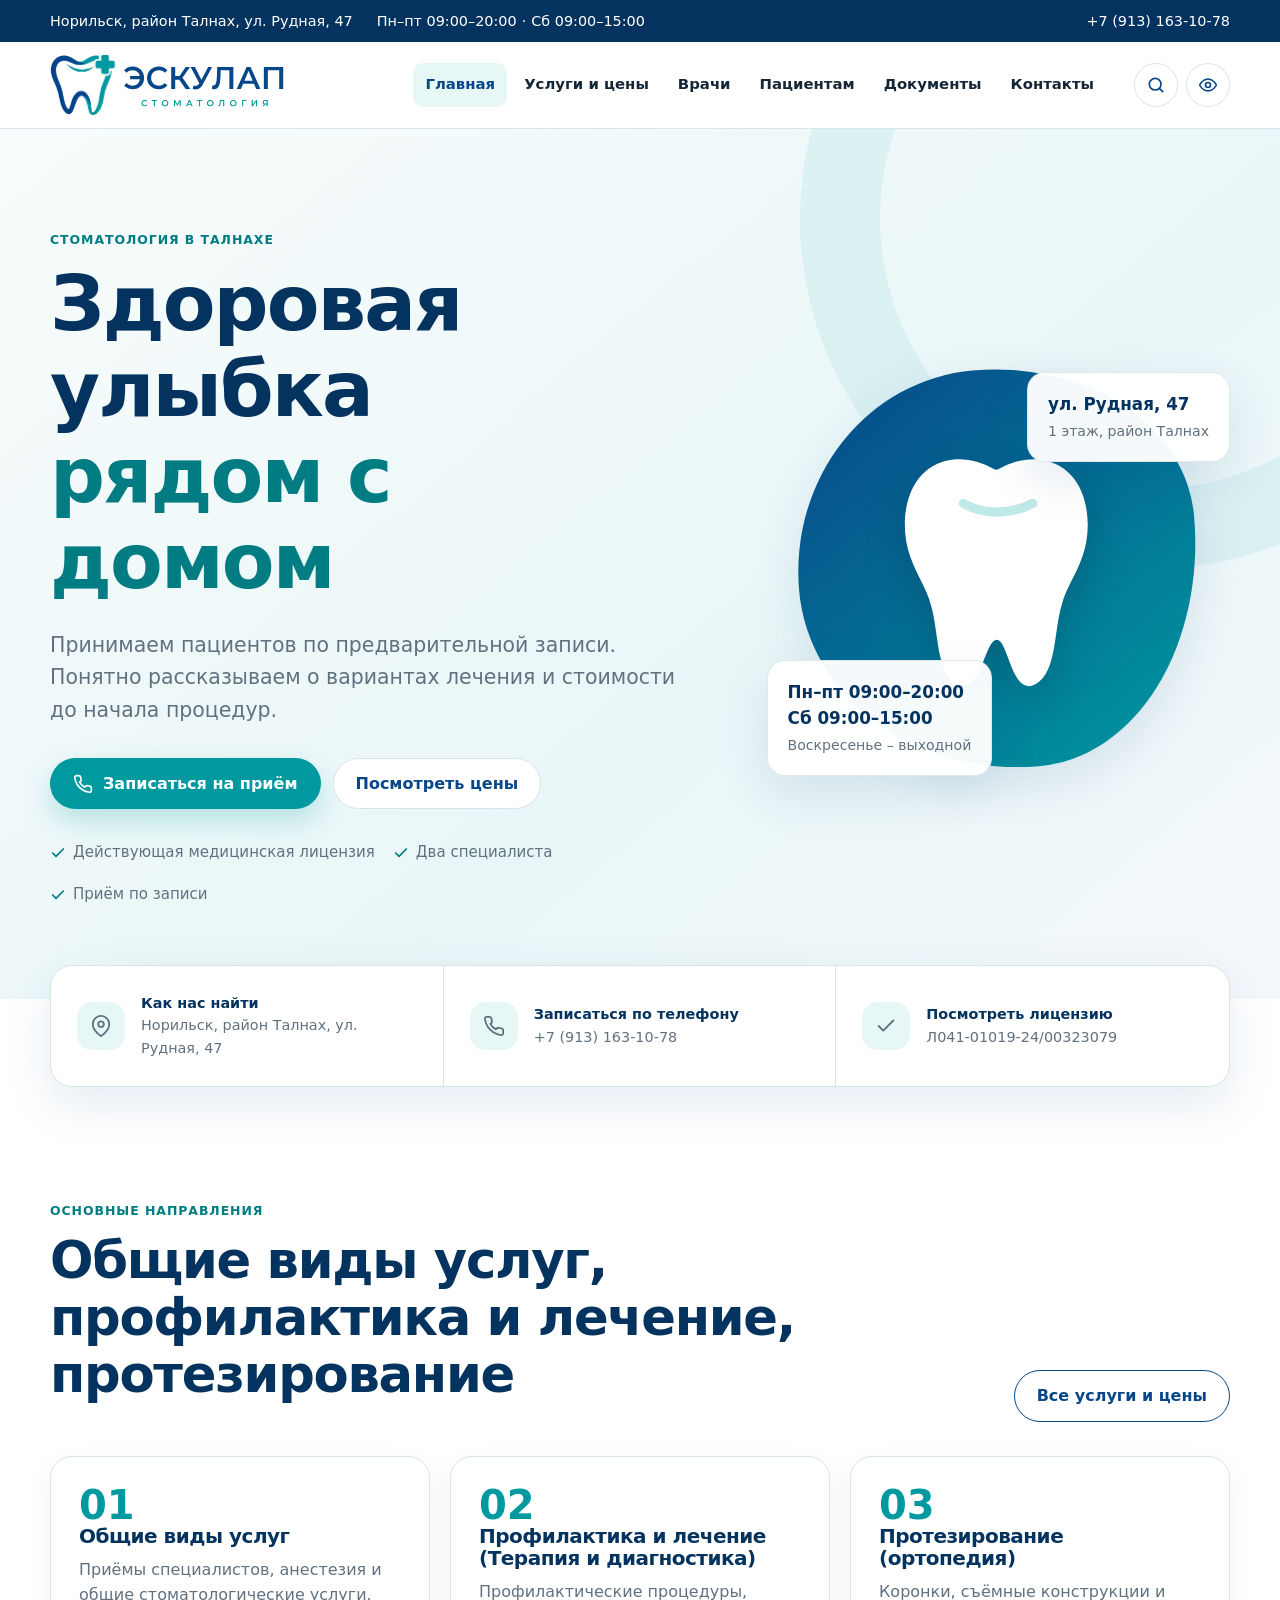
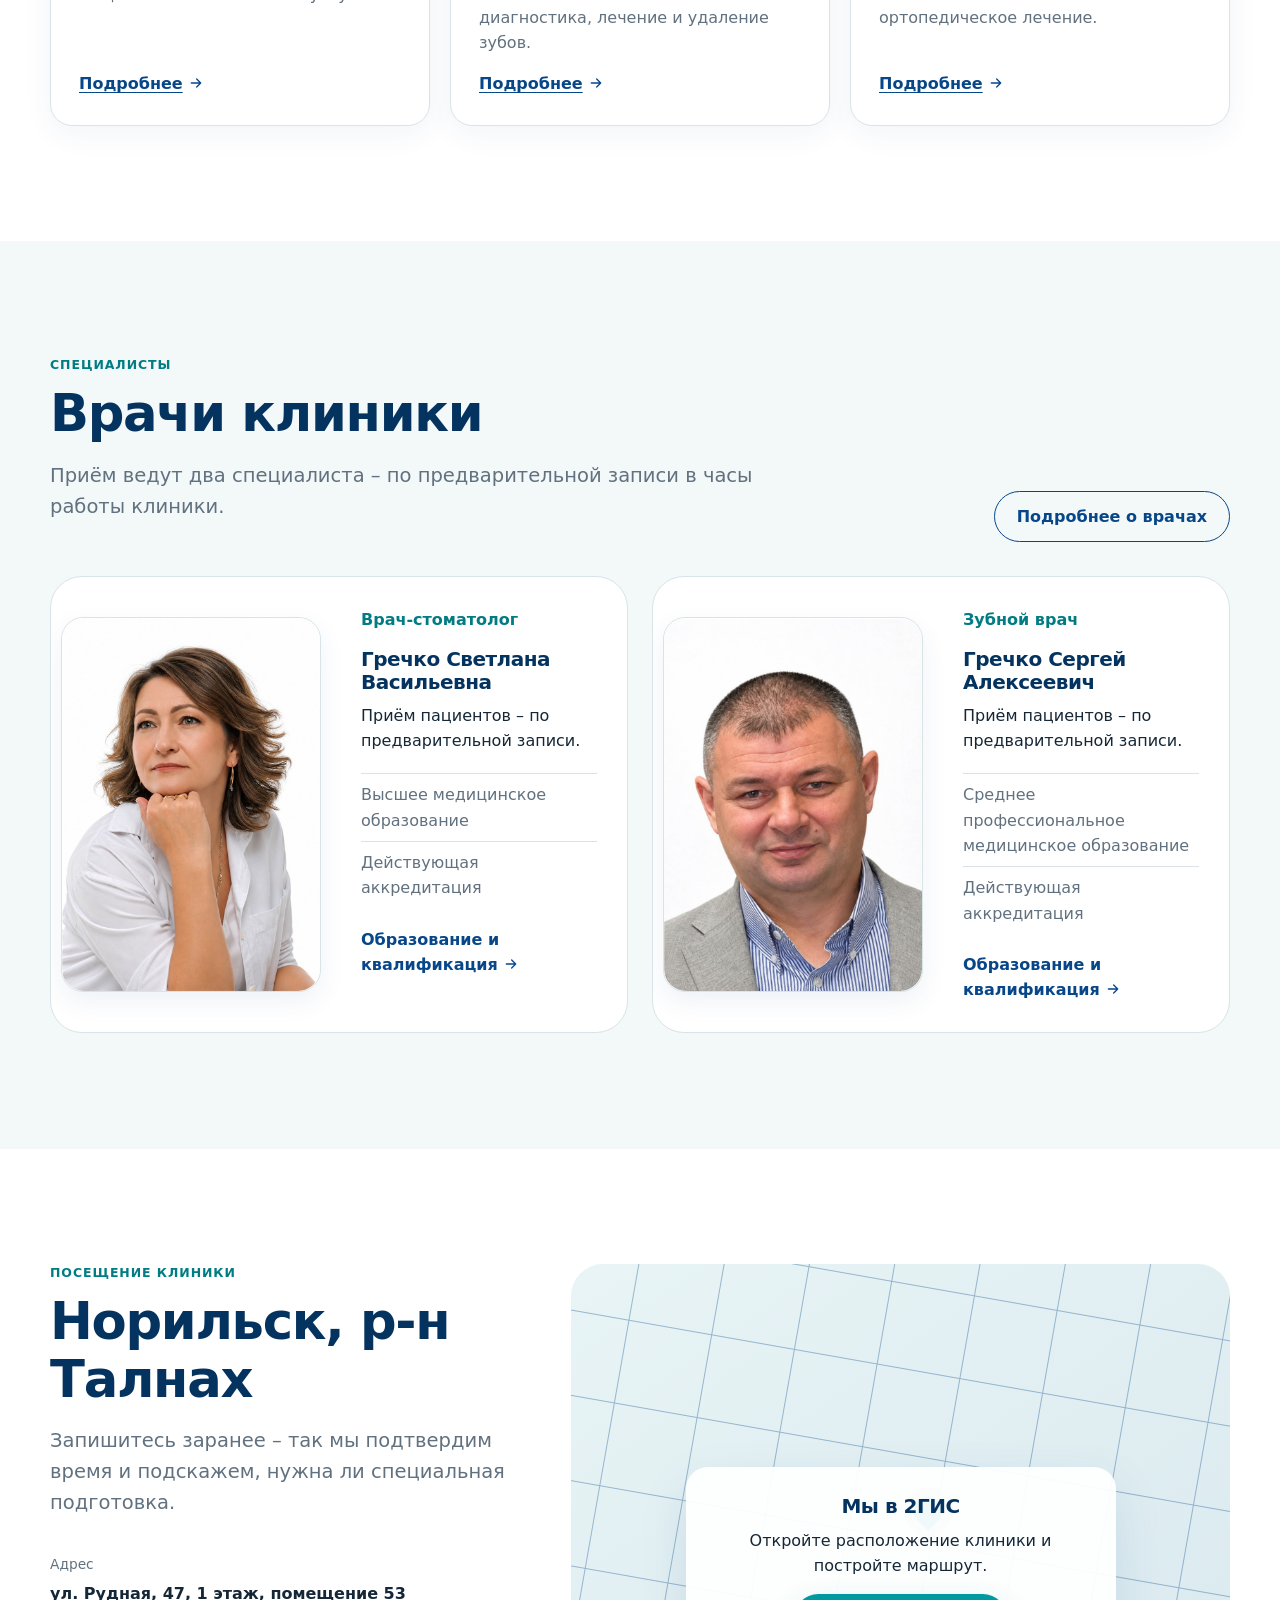
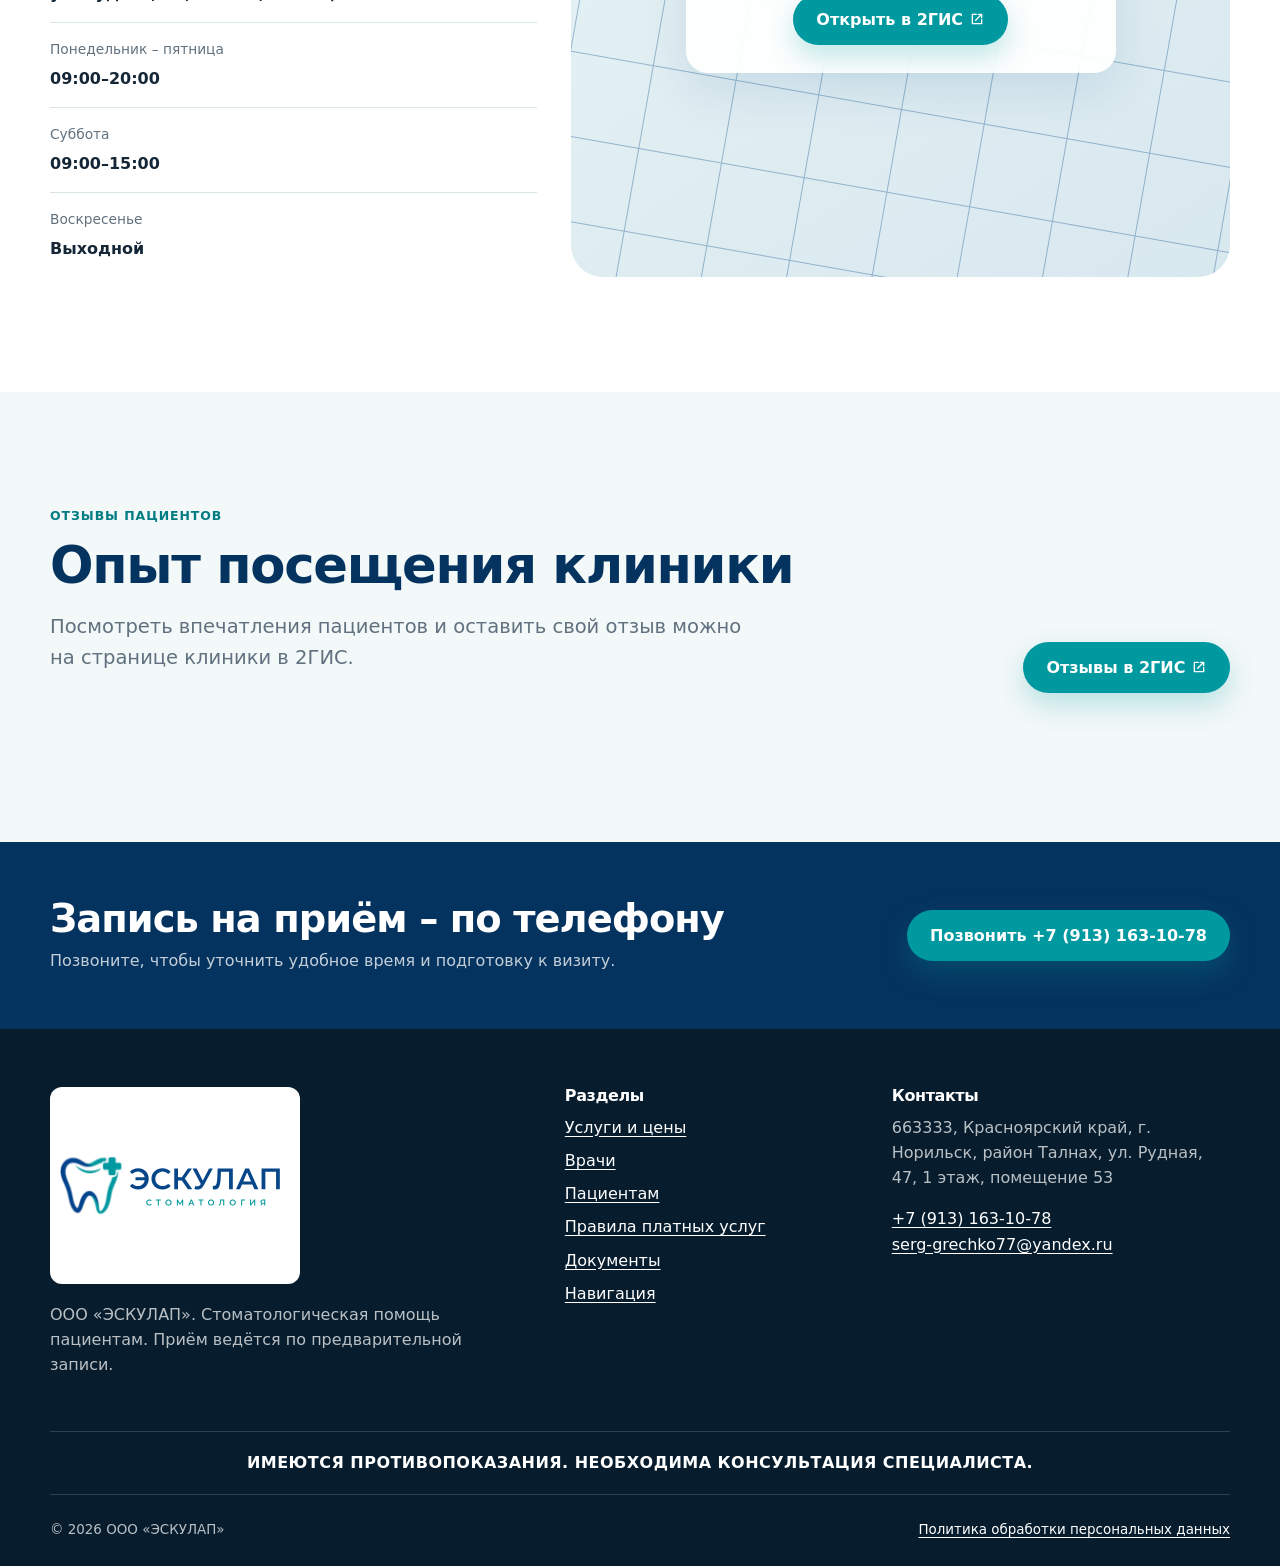
<file: index.html>
<!doctype html>
<html lang="ru">
  <head>
    <meta charset="utf-8" />
    <meta
      name="viewport"
      content="width=device-width, initial-scale=1, viewport-fit=cover"
    />
    <meta
      name="description"
      content="Стоматологическая клиника «Эскулап» в Талнахе, Норильск. Лечение, профилактика, удаление и протезирование зубов. Запись по телефону."
    />
    <meta name="theme-color" content="#074789" />
    <title>Стоматология «Эскулап» – Норильск</title>
    <meta property="og:type" content="website" />
    <meta property="og:locale" content="ru_RU" />
    <meta property="og:site_name" content="Стоматология «Эскулап»" />
    <meta property="og:title" content="Стоматология «Эскулап» – Норильск" />
    <meta property="og:description" content="Стоматологическая клиника «Эскулап» в Талнахе, Норильск. Лечение, профилактика, удаление и протезирование зубов. Запись по телефону." />
    <meta property="og:image" content="https://slavyanin2005.github.io/Dentists-Aesculapius-/media/social-preview.png?v=20261117-2" />
    <meta property="og:image:width" content="1200" />
    <meta property="og:image:height" content="630" />
    <meta property="og:image:type" content="image/png" />
    <meta property="og:image:alt" content="Логотип стоматологии «Эскулап»" />
    <meta name="twitter:card" content="summary_large_image" />
    <meta name="twitter:title" content="Стоматология «Эскулап» – Норильск" />
    <meta name="twitter:description" content="Стоматологическая клиника «Эскулап» в Талнахе, Норильск. Лечение, профилактика, удаление и протезирование зубов. Запись по телефону." />
    <meta name="twitter:image" content="https://slavyanin2005.github.io/Dentists-Aesculapius-/media/social-preview.png?v=20261117-2" />
    <meta name="twitter:image:alt" content="Логотип стоматологии «Эскулап»" />
    <link
      rel="icon"
      href="media/favicon.svg?v=20261101-1"
      type="image/svg+xml"
    />
    <link rel="stylesheet" href="assets/css/styles.css?v=20261117-16" />
    <script src="assets/js/shell.js?v=20261117-6" defer></script>
    <script src="assets/js/main.js?v=20261117-4" defer></script>
  </head>
  <body>
    <div data-site-header></div>
    <main id="main">
      <section class="hero">
        <div class="container hero-grid">
          <div>
            <p class="eyebrow">Стоматология в Талнахе</p>
            <h1>Здоровая улыбка <span>рядом с домом</span></h1>
            <p class="hero__copy">
              Принимаем пациентов по предварительной записи. Понятно
              рассказываем о вариантах лечения и стоимости до начала процедур.
            </p>
            <div class="hero__actions">
              <a
                class="button button--primary"
                data-phone
                href="tel:+79131631078"
                ><svg
                  aria-hidden="true"
                  width="20"
                  height="20"
                  viewBox="0 0 24 24"
                  fill="none"
                  stroke="currentColor"
                  stroke-width="2"
                  stroke-linecap="round"
                  stroke-linejoin="round"
                >
                  <path
                    d="M22 16.92v3a2 2 0 0 1-2.18 2 19.79 19.79 0 0 1-8.63-3.07 19.5 19.5 0 0 1-6-6A19.79 19.79 0 0 1 2.12 4.18 2 2 0 0 1 4.11 2h3a2 2 0 0 1 2 1.72c.12.9.33 1.78.62 2.63a2 2 0 0 1-.45 2.11L8 9.73a16 16 0 0 0 6 6l1.27-1.27a2 2 0 0 1 2.11-.45c.85.29 1.73.5 2.63.62A2 2 0 0 1 22 16.92z"
                  ></path></svg
                ><span>Записаться на приём</span></a
              >
              <a class="button button--secondary" href="services/"
                >Посмотреть цены</a
              >
            </div>
            <ul class="hero__trust">
              <li>
                <svg
                  aria-hidden="true"
                  width="16"
                  height="16"
                  viewBox="0 0 24 24"
                  fill="none"
                  stroke="currentColor"
                  stroke-width="2.5"
                  stroke-linecap="round"
                  stroke-linejoin="round"
                >
                  <path d="m20 6-11 11-5-5"></path></svg
                ><span>Действующая медицинская лицензия</span>
              </li>
              <li>
                <svg
                  aria-hidden="true"
                  width="16"
                  height="16"
                  viewBox="0 0 24 24"
                  fill="none"
                  stroke="currentColor"
                  stroke-width="2.5"
                  stroke-linecap="round"
                  stroke-linejoin="round"
                >
                  <path d="m20 6-11 11-5-5"></path></svg
                ><span>Два специалиста</span>
              </li>
              <li>
                <svg
                  aria-hidden="true"
                  width="16"
                  height="16"
                  viewBox="0 0 24 24"
                  fill="none"
                  stroke="currentColor"
                  stroke-width="2.5"
                  stroke-linecap="round"
                  stroke-linejoin="round"
                >
                  <path d="m20 6-11 11-5-5"></path></svg
                ><span>Приём по записи</span>
              </li>
            </ul>
          </div>
          <div class="hero-art" aria-label="Стоматологическая помощь">
            <div class="hero-art__orb">
              <svg
                class="tooth"
                viewBox="0 0 180 210"
                role="img"
                aria-label="Символ зуба"
              >
                <path
                  fill="currentColor"
                  d="M91 18c16-9 36-12 53-2 25 15 28 53 19 78-5 15-14 27-18 42-7 24-4 57-22 68-21 13-24-38-34-38-11 0-14 51-35 38-18-11-15-44-22-68-4-15-13-27-18-42-9-25-6-63 19-78 17-10 37-7 53 2 2 1 3 1 5 0z"
                />
                <path
                  fill="none"
                  stroke="#bfe9e7"
                  stroke-width="8"
                  stroke-linecap="round"
                  d="M60 48c18 10 41 10 60 0"
                />
              </svg>
            </div>
            <div class="floating-card floating-card--place">
              <strong>ул. Рудная, 47</strong><span>1 этаж, район Талнах</span>
            </div>
            <div class="floating-card floating-card--hours">
              <strong>Пн–пт 09:00–20:00<br />Сб 09:00–15:00</strong
              ><span>Воскресенье – выходной</span>
            </div>
          </div>
        </div>
      </section>

      <div class="quick-strip">
        <div class="container quick-strip__grid">
          <a class="quick-item" href="contacts/"
            ><span class="quick-item__icon"
              ><svg
                aria-hidden="true"
                width="22"
                height="22"
                viewBox="0 0 24 24"
                fill="none"
                stroke="currentColor"
                stroke-width="2"
                stroke-linecap="round"
                stroke-linejoin="round"
              >
                <path d="M21 10c0 7-9 13-9 13S3 17 3 10a9 9 0 1 1 18 0z"></path>
                <circle cx="12" cy="10" r="3"></circle></svg></span
            ><span
              ><strong>Как нас найти</strong
              ><span>Норильск, район Талнах, ул. Рудная, 47</span></span
            ></a
          >
          <a class="quick-item" data-phone href="tel:+79131631078"
            ><span class="quick-item__icon"
              ><svg
                aria-hidden="true"
                width="22"
                height="22"
                viewBox="0 0 24 24"
                fill="none"
                stroke="currentColor"
                stroke-width="2"
                stroke-linecap="round"
                stroke-linejoin="round"
              >
                <path
                  d="M22 16.92v3a2 2 0 0 1-2.18 2 19.79 19.79 0 0 1-8.63-3.07 19.5 19.5 0 0 1-6-6A19.79 19.79 0 0 1 2.12 4.18 2 2 0 0 1 4.11 2h3a2 2 0 0 1 2 1.72c.12.9.33 1.78.62 2.63a2 2 0 0 1-.45 2.11L8 9.73a16 16 0 0 0 6 6l1.27-1.27a2 2 0 0 1 2.11-.45c.85.29 1.73.5 2.63.62A2 2 0 0 1 22 16.92z"
                ></path></svg></span
            ><span
              ><strong>Записаться по телефону</strong
              ><span>+7 (913) 163-10-78</span></span
            ></a
          >
          <a class="quick-item" href="documents/"
            ><span class="quick-item__icon"
              ><svg
                aria-hidden="true"
                width="22"
                height="22"
                viewBox="0 0 24 24"
                fill="none"
                stroke="currentColor"
                stroke-width="2"
                stroke-linecap="round"
                stroke-linejoin="round"
              >
                <path d="m20 6-11 11-5-5"></path></svg></span
            ><span
              ><strong>Посмотреть лицензию</strong
              ><span>Л041-01019-24/00323079</span></span
            ></a
          >
        </div>
      </div>

      <section class="section">
        <div class="container">
          <div class="section-heading">
            <div>
              <p class="eyebrow">Основные направления</p>
              <h2>Общие виды услуг, профилактика и лечение, протезирование</h2>
            </div>
            <a class="button button--ghost" href="services/"
              >Все услуги и цены</a
            >
          </div>
          <div class="card-grid">
            <article class="card service-card">
              <span class="card__number">01</span>
              <h3>Общие виды услуг</h3>
              <p>
                Приёмы специалистов, анестезия и общие стоматологические услуги.
              </p>
              <a href="services/#general"
                ><span class="link-icon-tail"
                  >Подробнее<svg
                    class="link-icon"
                    aria-hidden="true"
                    viewBox="0 0 24 24"
                    fill="none"
                    stroke="currentColor"
                    stroke-width="2"
                    stroke-linecap="round"
                    stroke-linejoin="round"
                  >
                    <path d="M5 12h14M13 6l6 6-6 6"></path></svg></span
              ></a>
            </article>
            <article class="card service-card">
              <span class="card__number">02</span>
              <h3>Профилактика и лечение (Терапия и диагностика)</h3>
              <p>
                Профилактические процедуры, диагностика, лечение и удаление
                зубов.
              </p>
              <a href="services/#prevention-treatment"
                ><span class="link-icon-tail"
                  >Подробнее<svg
                    class="link-icon"
                    aria-hidden="true"
                    viewBox="0 0 24 24"
                    fill="none"
                    stroke="currentColor"
                    stroke-width="2"
                    stroke-linecap="round"
                    stroke-linejoin="round"
                  >
                    <path d="M5 12h14M13 6l6 6-6 6"></path></svg></span
              ></a>
            </article>
            <article class="card service-card">
              <span class="card__number">03</span>
              <h3>Протезирование (ортопедия)</h3>
              <p>Коронки, съёмные конструкции и ортопедическое лечение.</p>
              <a href="services/#prosthetics"
                ><span class="link-icon-tail"
                  >Подробнее<svg
                    class="link-icon"
                    aria-hidden="true"
                    viewBox="0 0 24 24"
                    fill="none"
                    stroke="currentColor"
                    stroke-width="2"
                    stroke-linecap="round"
                    stroke-linejoin="round"
                  >
                    <path d="M5 12h14M13 6l6 6-6 6"></path></svg></span
              ></a>
            </article>
          </div>
        </div>
      </section>

      <section class="section section--soft" id="doctors">
        <div class="container">
          <div class="section-heading">
            <div>
              <p class="eyebrow">Специалисты</p>
              <h2>Врачи клиники</h2>
              <p class="lead">
                Приём ведут два специалиста – по предварительной записи в часы
                работы клиники.
              </p>
            </div>
            <a class="button button--ghost" href="doctors/"
              >Подробнее о врачах</a
            >
          </div>
          <div class="doctor-grid">
            <article class="doctor-card">
              <div class="doctor-placeholder">
                <img
                  src="assets/images/doctors/svetlana-grechko.jpg"
                  width="800"
                  height="1155"
                  loading="lazy"
                  decoding="async"
                  alt="Гречко Светлана Васильевна"
                />
              </div>
              <div class="doctor-card__body">
                <p class="doctor-card__role">Врач-стоматолог</p>
                <h3>Гречко Светлана Васильевна</h3>
                <p>Приём пациентов – по предварительной записи.</p>
                <ul class="doctor-card__meta">
                  <li>Высшее медицинское образование</li>
                  <li>Действующая аккредитация</li>
                </ul>
                <a class="doctor-card__link" href="doctors/#svetlana"
                  >Образование и
                  <span class="link-icon-tail"
                    >квалификация<svg
                    class="link-icon"
                    aria-hidden="true"
                    viewBox="0 0 24 24"
                    fill="none"
                    stroke="currentColor"
                    stroke-width="2"
                    stroke-linecap="round"
                    stroke-linejoin="round"
                  >
                    <path d="M5 12h14M13 6l6 6-6 6"></path></svg
                  ></span></a
                >
              </div>
            </article>
            <article class="doctor-card">
              <div class="doctor-placeholder">
                <img
                  src="assets/images/doctors/sergey-grechko-v3.jpg"
                  width="732"
                  height="1056"
                  loading="lazy"
                  decoding="async"
                  alt="Гречко Сергей Алексеевич"
                />
              </div>
              <div class="doctor-card__body">
                <p class="doctor-card__role">Зубной врач</p>
                <h3>Гречко Сергей Алексеевич</h3>
                <p>Приём пациентов – по предварительной записи.</p>
                <ul class="doctor-card__meta">
                  <li>Среднее профессиональное медицинское образование</li>
                  <li>Действующая аккредитация</li>
                </ul>
                <a class="doctor-card__link" href="doctors/#sergey"
                  >Образование и
                  <span class="link-icon-tail"
                    >квалификация<svg
                    class="link-icon"
                    aria-hidden="true"
                    viewBox="0 0 24 24"
                    fill="none"
                    stroke="currentColor"
                    stroke-width="2"
                    stroke-linecap="round"
                    stroke-linejoin="round"
                  >
                    <path d="M5 12h14M13 6l6 6-6 6"></path></svg
                  ></span></a
                >
              </div>
            </article>
          </div>
        </div>
      </section>

      <section class="section">
        <div class="container contact-grid">
          <div>
            <p class="eyebrow">Посещение клиники</p>
            <h2>Норильск, р-н Талнах</h2>
            <p class="lead">
              Запишитесь заранее – так мы подтвердим время и подскажем, нужна ли
              специальная подготовка.
            </p>
            <dl class="definition-list">
              <div>
                <dt>Адрес</dt>
                <dd>ул. Рудная, 47, 1 этаж, помещение 53</dd>
              </div>
              <div>
                <dt>Понедельник – пятница</dt>
                <dd>09:00–20:00</dd>
              </div>
              <div>
                <dt>Суббота</dt>
                <dd>09:00–15:00</dd>
              </div>
              <div>
                <dt>Воскресенье</dt>
                <dd>Выходной</dd>
              </div>
            </dl>
          </div>
          <div class="map-card">
            <div class="map-card__content">
              <h3>Мы в 2ГИС</h3>
              <p>Откройте расположение клиники и постройте маршрут.</p>
              <div class="map-actions">
                <a
                  class="button button--primary"
                  href="https://go.2gis.com/IZ2tV"
                  target="_blank"
                  rel="noopener"
                  ><span class="link-icon-tail"
                    >Открыть в 2ГИС<svg
                      class="link-icon"
                      aria-hidden="true"
                      viewBox="0 0 24 24"
                      fill="none"
                      stroke="currentColor"
                      stroke-width="2"
                      stroke-linecap="round"
                      stroke-linejoin="round"
                    >
                      <path d="M14 5h5v5M10 14 19 5M19 13v6H5V5h6"></path></svg></span
                ></a
                >
              </div>
            </div>
          </div>
        </div>
      </section>

      <section class="section section--soft" id="reviews">
        <div class="container">
          <div class="section-heading">
            <div>
              <p class="eyebrow">Отзывы пациентов</p>
              <h2>Опыт посещения клиники</h2>
              <p class="lead">
                Посмотреть впечатления пациентов и оставить свой отзыв можно на
                странице клиники в 2ГИС.
              </p>
            </div>
            <a
              class="button button--primary"
              href="https://2gis.ru/norilsk/firm/70000001054411634/tab/reviews"
              target="_blank"
              rel="noopener"
              ><span class="link-icon-tail"
                >Отзывы в 2ГИС<svg
                  class="link-icon"
                  aria-hidden="true"
                  viewBox="0 0 24 24"
                  fill="none"
                  stroke="currentColor"
                  stroke-width="2"
                  stroke-linecap="round"
                  stroke-linejoin="round"
                >
                  <path d="M14 5h5v5M10 14 19 5M19 13v6H5V5h6"></path></svg></span
            ></a
            >
          </div>
        </div>
      </section>
    </main>
    <div data-site-footer></div>
  </body>
</html>
</file>
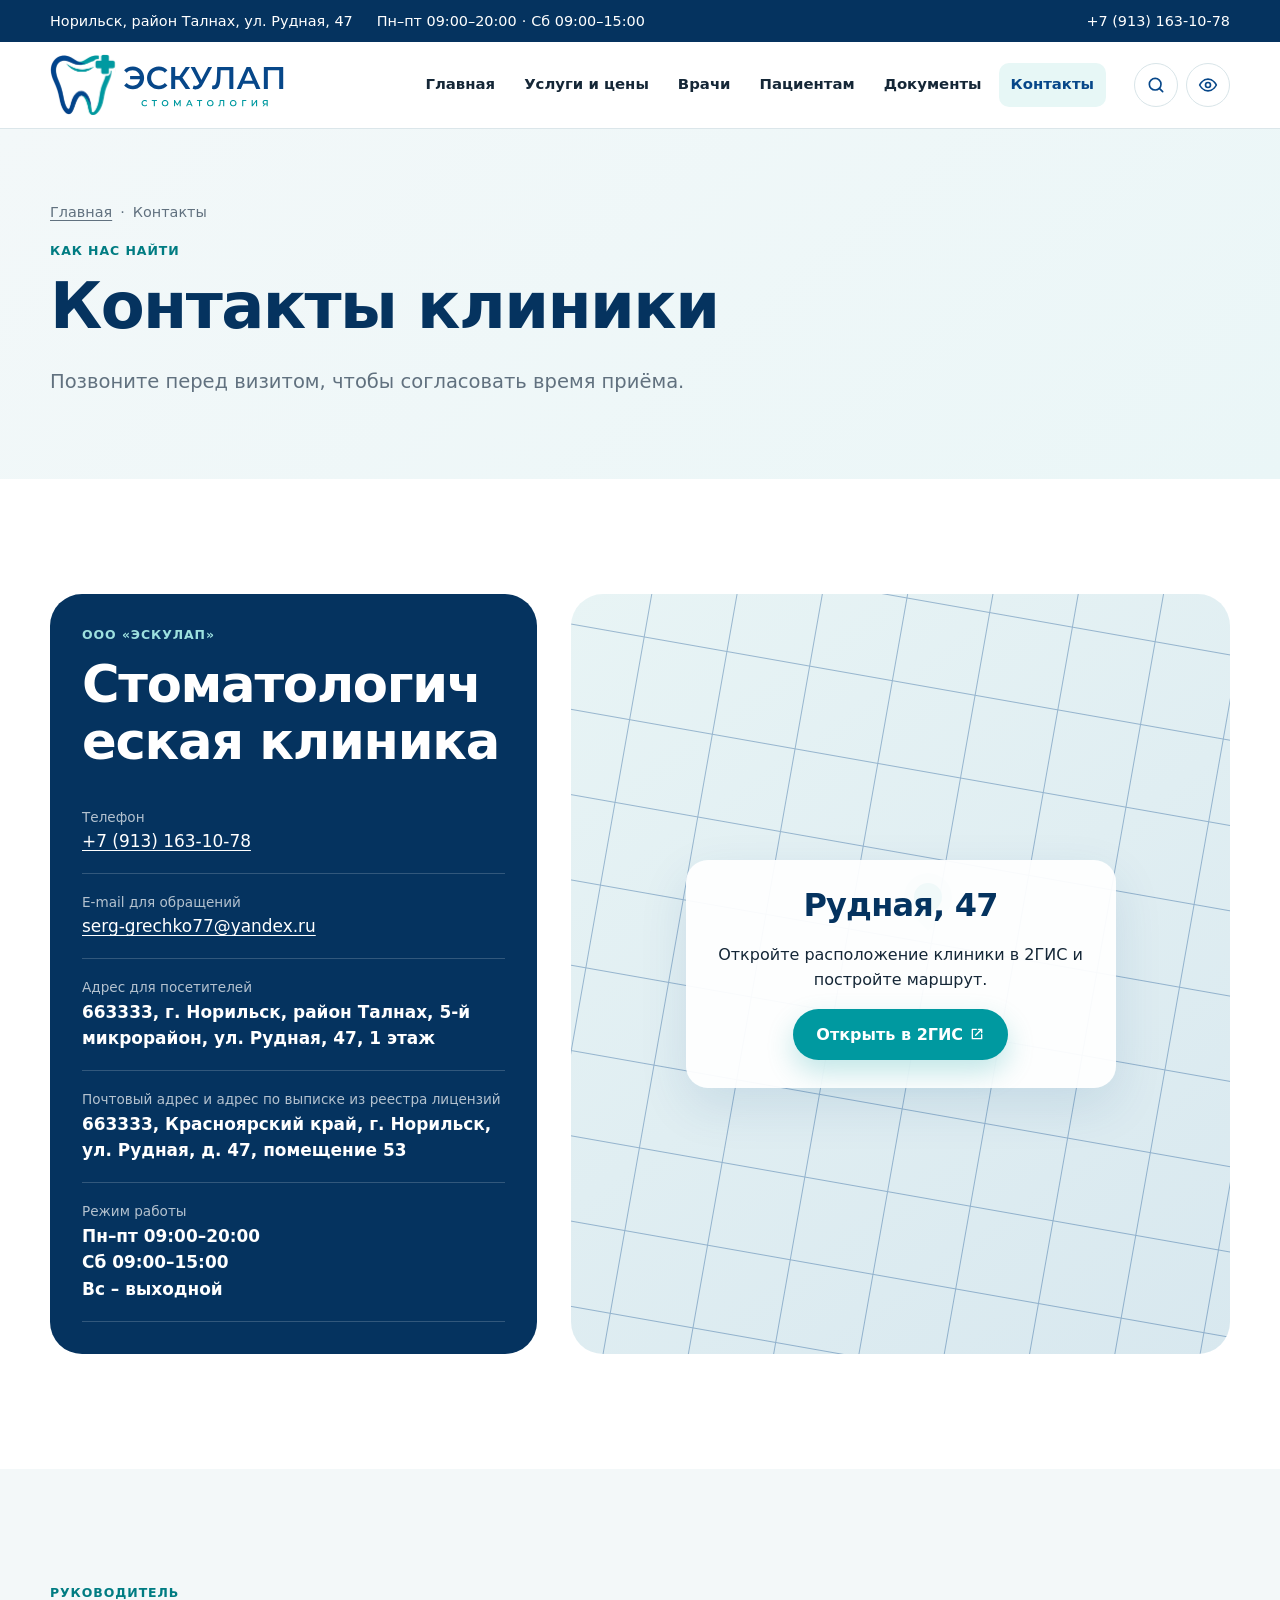
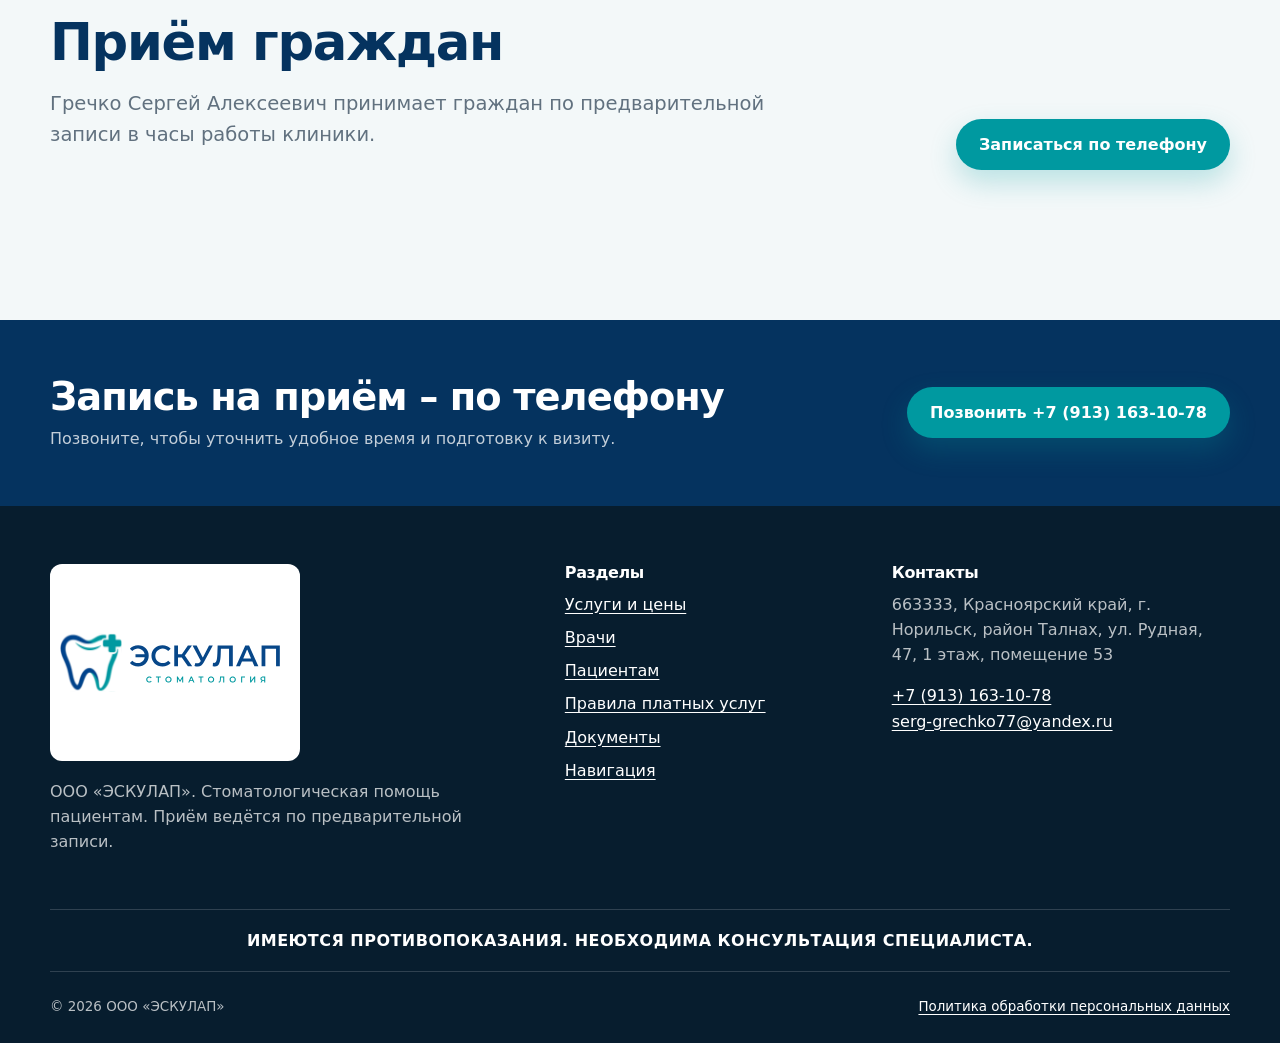
<file: contacts/index.html>
<!doctype html>
<html lang="ru">
  <head>
    <meta charset="utf-8" />
    <meta
      name="viewport"
      content="width=device-width, initial-scale=1, viewport-fit=cover"
    />
    <meta
      name="description"
      content="Контакты стоматологии «Эскулап» в Талнахе: Норильск, улица Рудная, 47. Телефон +7 (913) 163-10-78."
    />
    <meta name="theme-color" content="#074789" />
    <title>Контакты – стоматология «Эскулап»</title>
    <meta property="og:type" content="website" />
    <meta property="og:locale" content="ru_RU" />
    <meta property="og:site_name" content="Стоматология «Эскулап»" />
    <meta property="og:title" content="Контакты – стоматология «Эскулап»" />
    <meta property="og:description" content="Контакты стоматологии «Эскулап» в Талнахе: Норильск, улица Рудная, 47. Телефон +7 (913) 163-10-78." />
    <meta property="og:image" content="https://slavyanin2005.github.io/Dentists-Aesculapius-/media/social-preview.png?v=20261117-2" />
    <meta property="og:image:width" content="1200" />
    <meta property="og:image:height" content="630" />
    <meta property="og:image:type" content="image/png" />
    <meta property="og:image:alt" content="Логотип стоматологии «Эскулап»" />
    <meta name="twitter:card" content="summary_large_image" />
    <meta name="twitter:title" content="Контакты – стоматология «Эскулап»" />
    <meta name="twitter:description" content="Контакты стоматологии «Эскулап» в Талнахе: Норильск, улица Рудная, 47. Телефон +7 (913) 163-10-78." />
    <meta name="twitter:image" content="https://slavyanin2005.github.io/Dentists-Aesculapius-/media/social-preview.png?v=20261117-2" />
    <meta name="twitter:image:alt" content="Логотип стоматологии «Эскулап»" />
    <base href="../" />
    <link
      rel="icon"
      href="media/favicon.svg?v=20261101-1"
      type="image/svg+xml"
    />
    <link rel="stylesheet" href="assets/css/styles.css?v=20261117-16" />
    <script src="assets/js/shell.js?v=20261117-6" defer></script>
    <script src="assets/js/main.js?v=20261117-4" defer></script>
  </head>
  <body>
    <div data-site-header></div>
    <main id="main">
      <section class="page-hero">
        <div class="container">
          <nav class="breadcrumbs" aria-label="Хлебные крошки">
            <a href="./">Главная</a><span>·</span><span>Контакты</span>
          </nav>
          <p class="eyebrow">Как нас найти</p>
          <h1>Контакты клиники</h1>
          <p class="lead">
            Позвоните перед визитом, чтобы согласовать время приёма.
          </p>
        </div>
      </section>
      <section class="section">
        <div class="container contact-grid">
          <div class="contact-panel">
            <p class="eyebrow eyebrow--light">ООО «ЭСКУЛАП»</p>
            <h2>Стоматологическая клиника</h2>
            <ul class="contact-list">
              <li>
                <span>Телефон</span
                ><a data-phone href="tel:+79131631078">+7 (913) 163-10-78</a>
              </li>
              <li>
                <span>E-mail для обращений</span
                ><a href="mailto:serg-grechko77@yandex.ru"
                  >serg-grechko77@yandex.ru</a
                >
              </li>
              <li>
                <span>Адрес для посетителей</span
                ><strong
                  >663333, г. Норильск, район Талнах, 5-й микрорайон, ул.
                  Рудная, 47, 1 этаж</strong
                >
              </li>
              <li>
                <span
                  >Почтовый адрес и адрес по выписке из реестра лицензий</span
                ><strong
                  >663333, Красноярский край, г. Норильск, ул. Рудная, д. 47,
                  помещение 53</strong
                >
              </li>
              <li>
                <span>Режим работы</span
                ><strong
                  >Пн–пт 09:00–20:00<br />Сб 09:00–15:00<br />Вс –
                  выходной</strong
                >
              </li>
            </ul>
          </div>
          <div class="map-card">
            <div class="map-card__content">
              <h2 class="heading-medium">Рудная, 47</h2>
              <p>Откройте расположение клиники в 2ГИС и постройте маршрут.</p>
              <div class="map-actions">
                <a
                  class="button button--primary"
                  href="https://go.2gis.com/IZ2tV"
                  target="_blank"
                  rel="noopener"
                  ><span class="link-icon-tail"
                    >Открыть в 2ГИС<svg
                      class="link-icon"
                      aria-hidden="true"
                      viewBox="0 0 24 24"
                      fill="none"
                      stroke="currentColor"
                      stroke-width="2"
                      stroke-linecap="round"
                      stroke-linejoin="round"
                    >
                      <path d="M14 5h5v5M10 14 19 5M19 13v6H5V5h6"></path></svg></span
                ></a
                >
              </div>
            </div>
          </div>
        </div>
      </section>
      <section class="section section--soft">
        <div class="container">
          <div class="section-heading">
            <div>
              <p class="eyebrow">Руководитель</p>
              <h2>Приём граждан</h2>
              <p class="lead">
                Гречко Сергей Алексеевич принимает граждан по предварительной
                записи в часы работы клиники.
              </p>
            </div>
            <a class="button button--primary" data-phone href="tel:+79131631078"
              >Записаться по телефону</a
            >
          </div>
        </div>
      </section>
    </main>
    <div data-site-footer></div>
  </body>
</html>
</file>
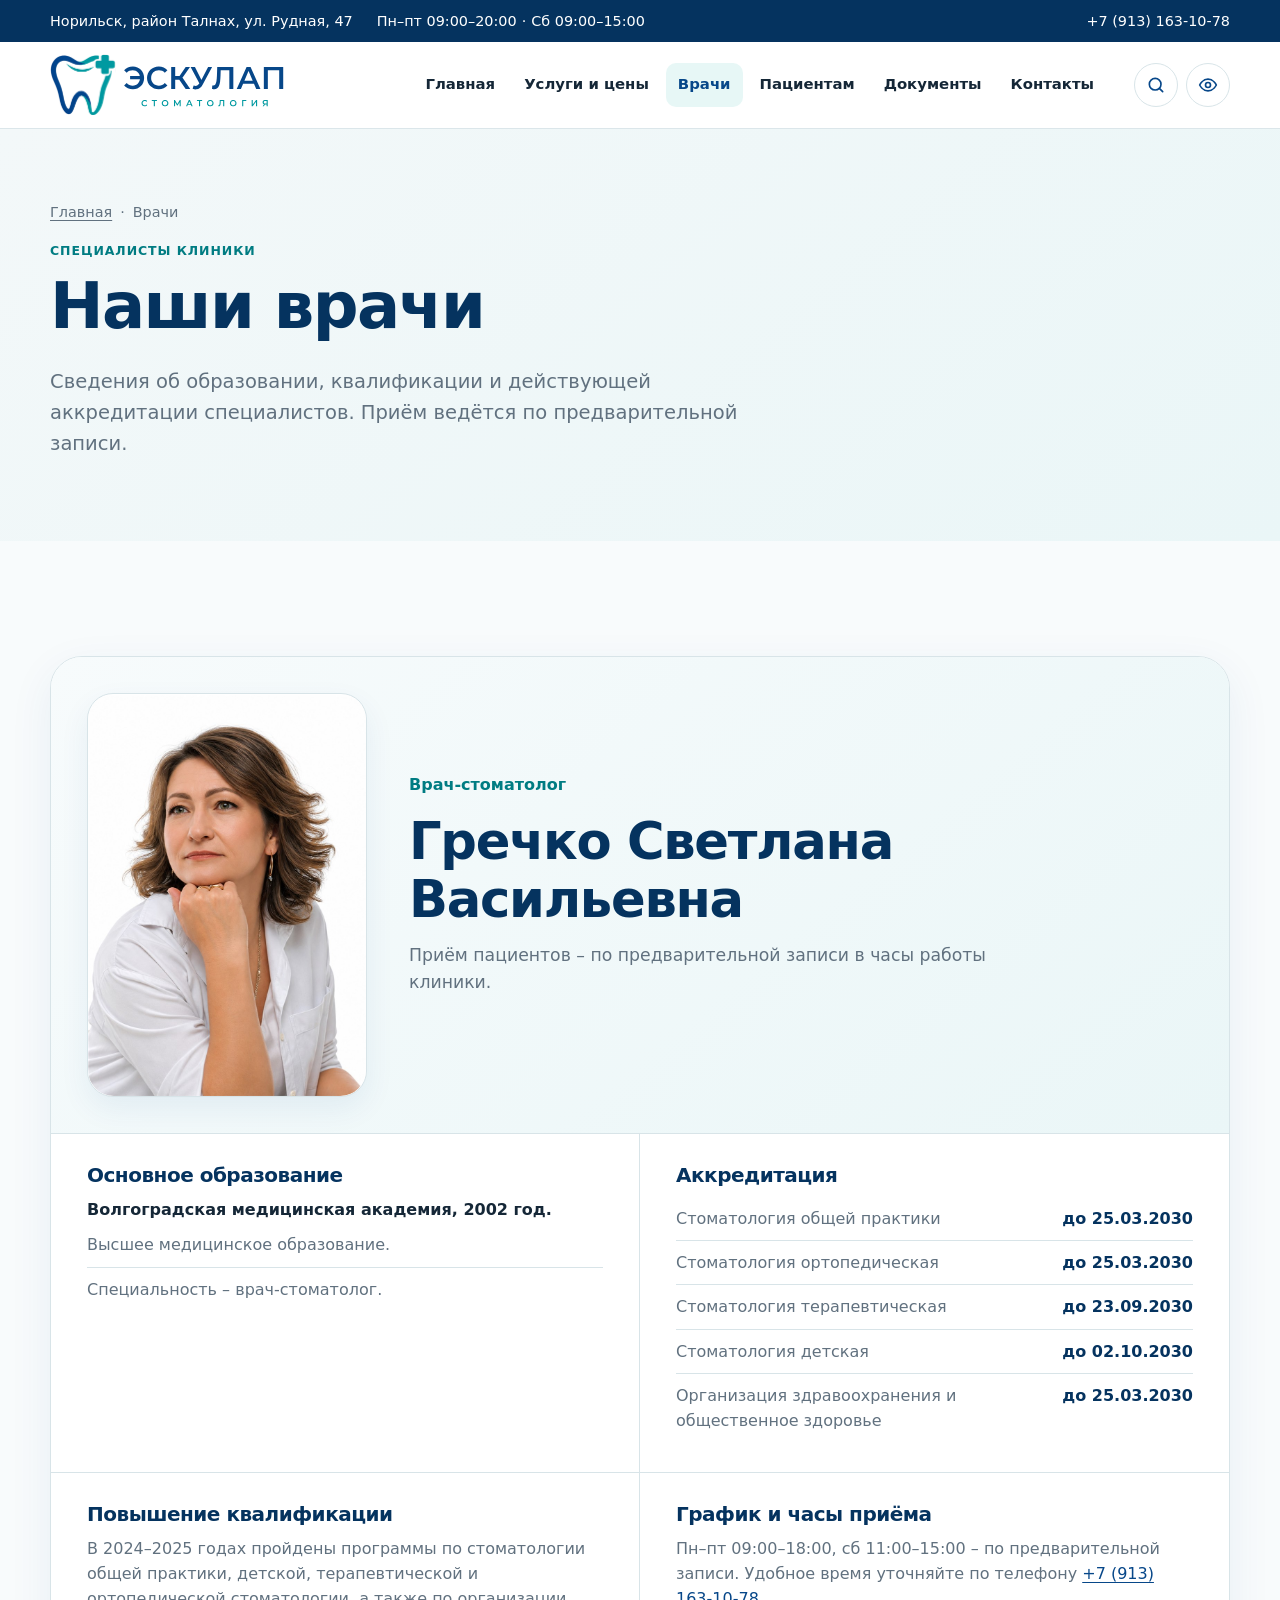
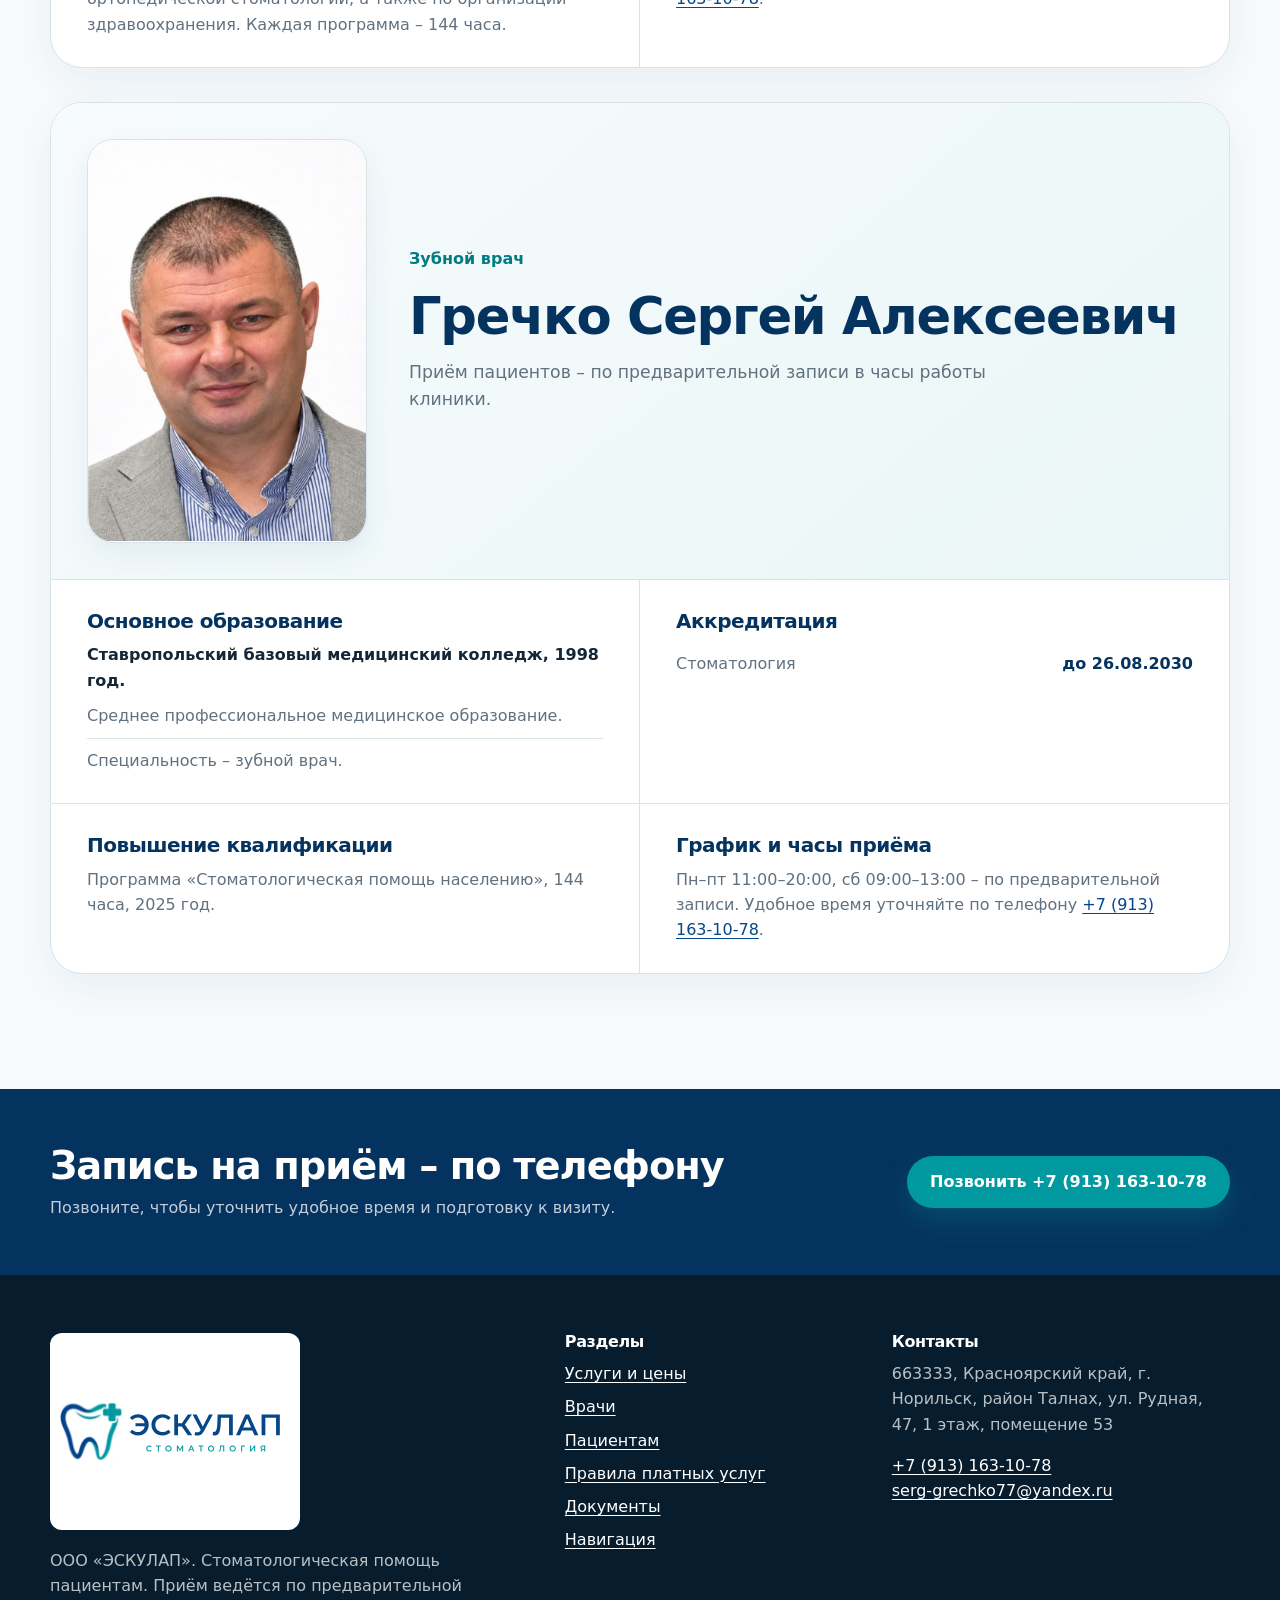
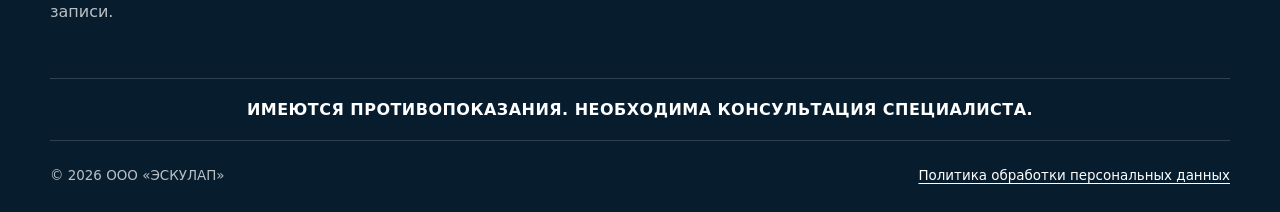
<file: doctors/index.html>
<!doctype html>
<html lang="ru">
  <head>
    <meta charset="utf-8" />
    <meta
      name="viewport"
      content="width=device-width, initial-scale=1, viewport-fit=cover"
    />
    <meta
      name="description"
      content="Образование, квалификация и аккредитация врачей стоматологической клиники «Эскулап»."
    />
    <meta name="theme-color" content="#074789" />
    <title>Врачи – стоматологическая клиника «Эскулап»</title>
    <meta property="og:type" content="website" />
    <meta property="og:locale" content="ru_RU" />
    <meta property="og:site_name" content="Стоматология «Эскулап»" />
    <meta property="og:title" content="Врачи – стоматологическая клиника «Эскулап»" />
    <meta property="og:description" content="Образование, квалификация и аккредитация врачей стоматологической клиники «Эскулап»." />
    <meta property="og:image" content="https://slavyanin2005.github.io/Dentists-Aesculapius-/media/social-preview.png?v=20261117-2" />
    <meta property="og:image:width" content="1200" />
    <meta property="og:image:height" content="630" />
    <meta property="og:image:type" content="image/png" />
    <meta property="og:image:alt" content="Логотип стоматологии «Эскулап»" />
    <meta name="twitter:card" content="summary_large_image" />
    <meta name="twitter:title" content="Врачи – стоматологическая клиника «Эскулап»" />
    <meta name="twitter:description" content="Образование, квалификация и аккредитация врачей стоматологической клиники «Эскулап»." />
    <meta name="twitter:image" content="https://slavyanin2005.github.io/Dentists-Aesculapius-/media/social-preview.png?v=20261117-2" />
    <meta name="twitter:image:alt" content="Логотип стоматологии «Эскулап»" />
    <base href="../" />
    <link
      rel="icon"
      href="media/favicon.svg?v=20261101-1"
      type="image/svg+xml"
    />
    <link rel="stylesheet" href="assets/css/styles.css?v=20261117-16" />
    <script src="assets/js/shell.js?v=20261117-6" defer></script>
    <script src="assets/js/main.js?v=20261117-4" defer></script>
  </head>
  <body>
    <div data-site-header></div>
    <main id="main">
      <section class="page-hero">
        <div class="container">
          <nav class="breadcrumbs" aria-label="Хлебные крошки">
            <a href="./">Главная</a><span>·</span><span>Врачи</span>
          </nav>
          <p class="eyebrow">Специалисты клиники</p>
          <h1>Наши врачи</h1>
          <p class="lead">
            Сведения об образовании, квалификации и действующей аккредитации
            специалистов. Приём ведётся по предварительной записи.
          </p>
        </div>
      </section>

      <section class="section doctors-section">
        <div class="container doctor-profiles">
          <article class="doctor-profile" id="svetlana">
            <header class="doctor-profile__header">
              <div class="doctor-profile__portrait">
                <img
                  src="assets/images/doctors/svetlana-grechko.jpg"
                  width="800"
                  height="1155"
                  loading="lazy"
                  decoding="async"
                  alt="Гречко Светлана Васильевна"
                />
              </div>
              <div>
                <p class="doctor-card__role">Врач-стоматолог</p>
                <h2>Гречко Светлана Васильевна</h2>
                <p class="doctor-profile__intro">
                  Приём пациентов – по предварительной записи в часы работы
                  клиники.
                </p>
              </div>
            </header>

            <div class="doctor-profile__facts">
              <section class="doctor-fact">
                <h3>Основное образование</h3>
                <p>
                  <strong>Волгоградская медицинская академия, 2002 год.</strong>
                </p>
                <p>
                  Высшее медицинское образование.
                </p>
                <p class="doctor-fact__specialty">
                  Специальность – врач-стоматолог.
                </p>
              </section>
              <section class="doctor-fact">
                <h3>Аккредитация</h3>
                <ul class="qualification-list">
                  <li>
                    <span>Стоматология общей практики</span
                    ><strong>до 25.03.2030</strong>
                  </li>
                  <li>
                    <span>Стоматология ортопедическая</span
                    ><strong>до 25.03.2030</strong>
                  </li>
                  <li>
                    <span>Стоматология терапевтическая</span
                    ><strong>до 23.09.2030</strong>
                  </li>
                  <li>
                    <span>Стоматология детская</span
                    ><strong>до 02.10.2030</strong>
                  </li>
                  <li>
                    <span
                      >Организация здравоохранения и общественное здоровье</span
                    ><strong>до 25.03.2030</strong>
                  </li>
                </ul>
              </section>
              <section class="doctor-fact">
                <h3>Повышение квалификации</h3>
                <p>
                  В 2024–2025 годах пройдены программы по стоматологии общей
                  практики, детской, терапевтической и ортопедической
                  стоматологии, а также по организации здравоохранения. Каждая
                  программа – 144 часа.
                </p>
              </section>
              <section class="doctor-fact">
                <h3>График и часы приёма</h3>
                <p>
                  Пн–пт 09:00–18:00, сб 11:00–15:00 – по предварительной записи.
                  Удобное время уточняйте по телефону
                  <a data-phone href="tel:+79131631078">+7 (913) 163-10-78</a>.
                </p>
              </section>
            </div>
          </article>

          <article class="doctor-profile" id="sergey">
            <header class="doctor-profile__header">
              <div class="doctor-profile__portrait">
                <img
                  src="assets/images/doctors/sergey-grechko-v3.jpg"
                  width="732"
                  height="1056"
                  loading="lazy"
                  decoding="async"
                  alt="Гречко Сергей Алексеевич"
                />
              </div>
              <div>
                <p class="doctor-card__role">Зубной врач</p>
                <h2>Гречко Сергей Алексеевич</h2>
                <p class="doctor-profile__intro">
                  Приём пациентов – по предварительной записи в часы работы
                  клиники.
                </p>
              </div>
            </header>
            <div class="doctor-profile__facts">
              <section class="doctor-fact">
                <h3>Основное образование</h3>
                <p>
                  <strong
                    >Ставропольский базовый медицинский колледж, 1998
                    год.</strong
                  >
                </p>
                <p>
                  Среднее профессиональное медицинское образование.
                </p>
                <p class="doctor-fact__specialty">
                  Специальность – зубной врач.
                </p>
              </section>
              <section class="doctor-fact">
                <h3>Аккредитация</h3>
                <ul class="qualification-list">
                  <li>
                    <span>Стоматология</span><strong>до 26.08.2030</strong>
                  </li>
                </ul>
              </section>
              <section class="doctor-fact">
                <h3>Повышение квалификации</h3>
                <p>
                  Программа «Стоматологическая помощь населению», 144 часа, 2025
                  год.
                </p>
              </section>
              <section class="doctor-fact">
                <h3>График и часы приёма</h3>
                <p>
                  Пн–пт 11:00–20:00, сб 09:00–13:00 – по предварительной записи.
                  Удобное время уточняйте по телефону
                  <a data-phone href="tel:+79131631078">+7 (913) 163-10-78</a>.
                </p>
              </section>
            </div>
          </article>
        </div>
      </section>
    </main>
    <div data-site-footer></div>
  </body>
</html>
</file>
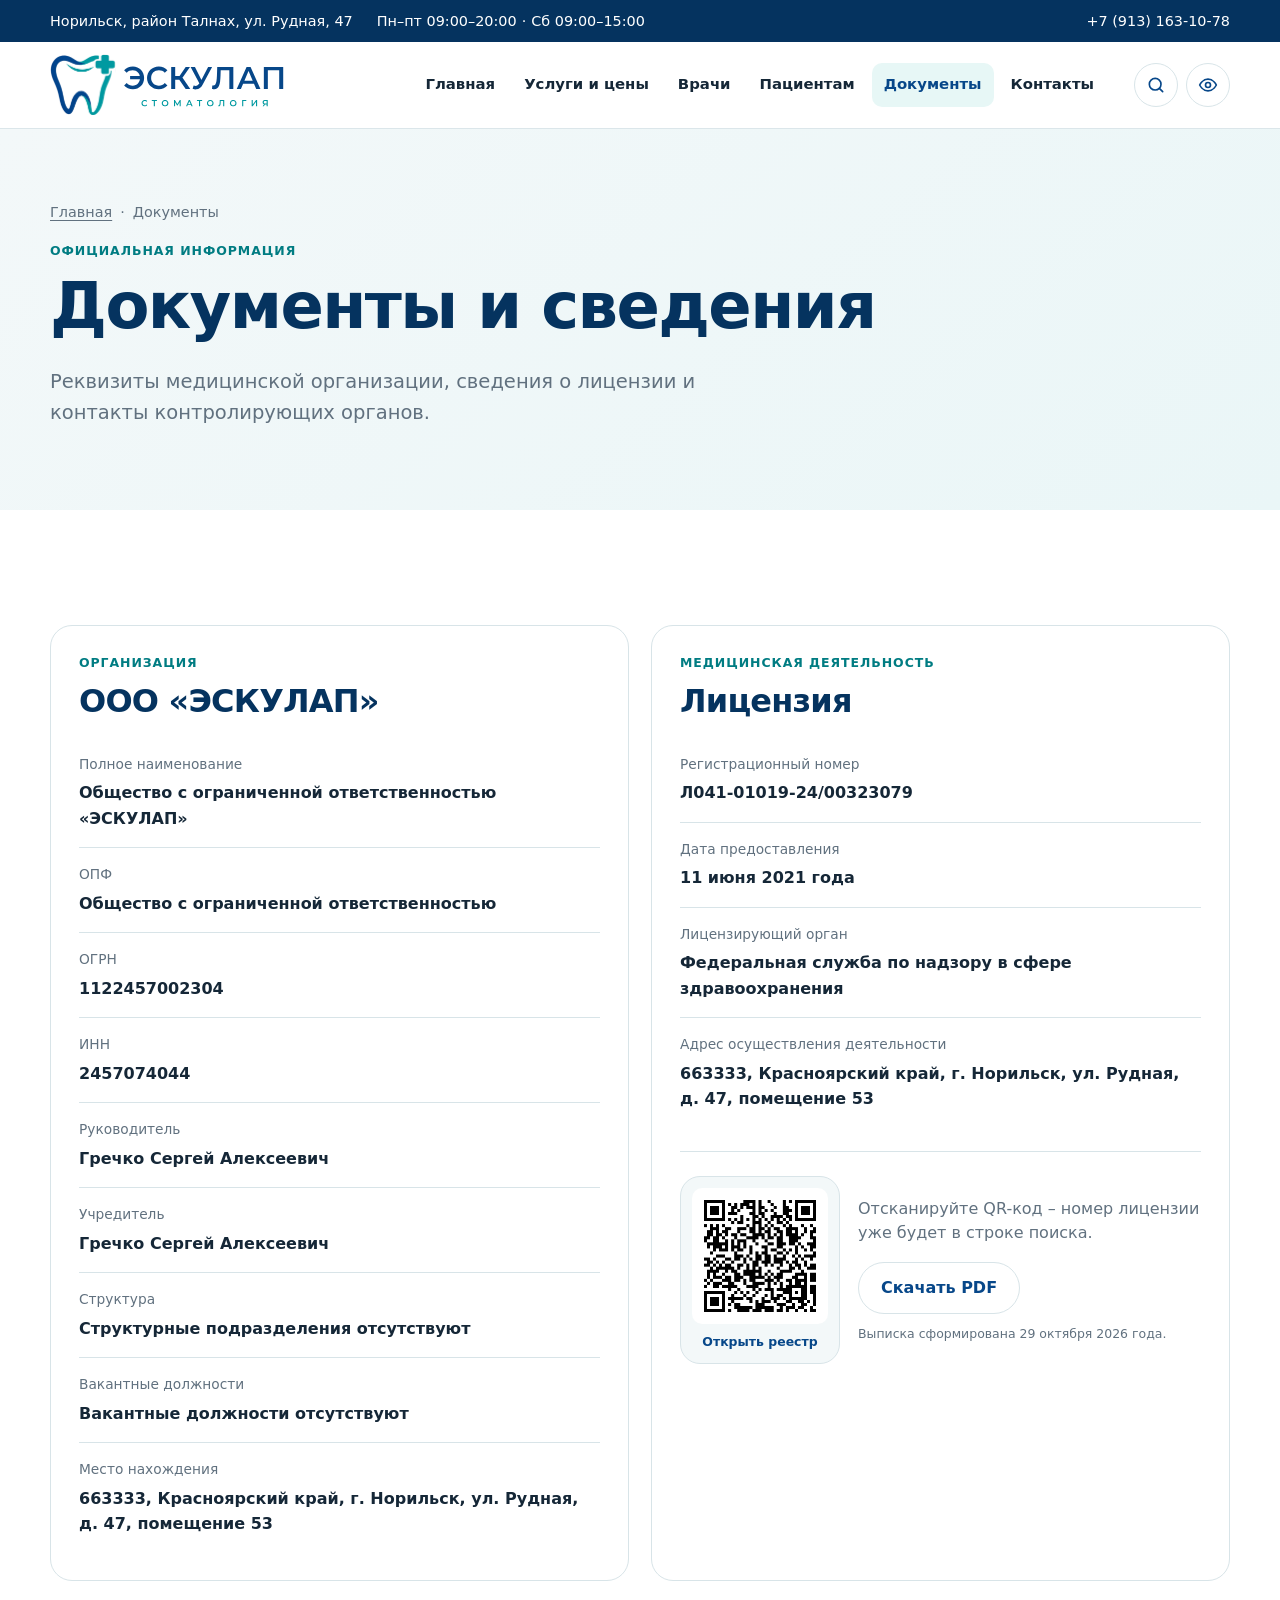
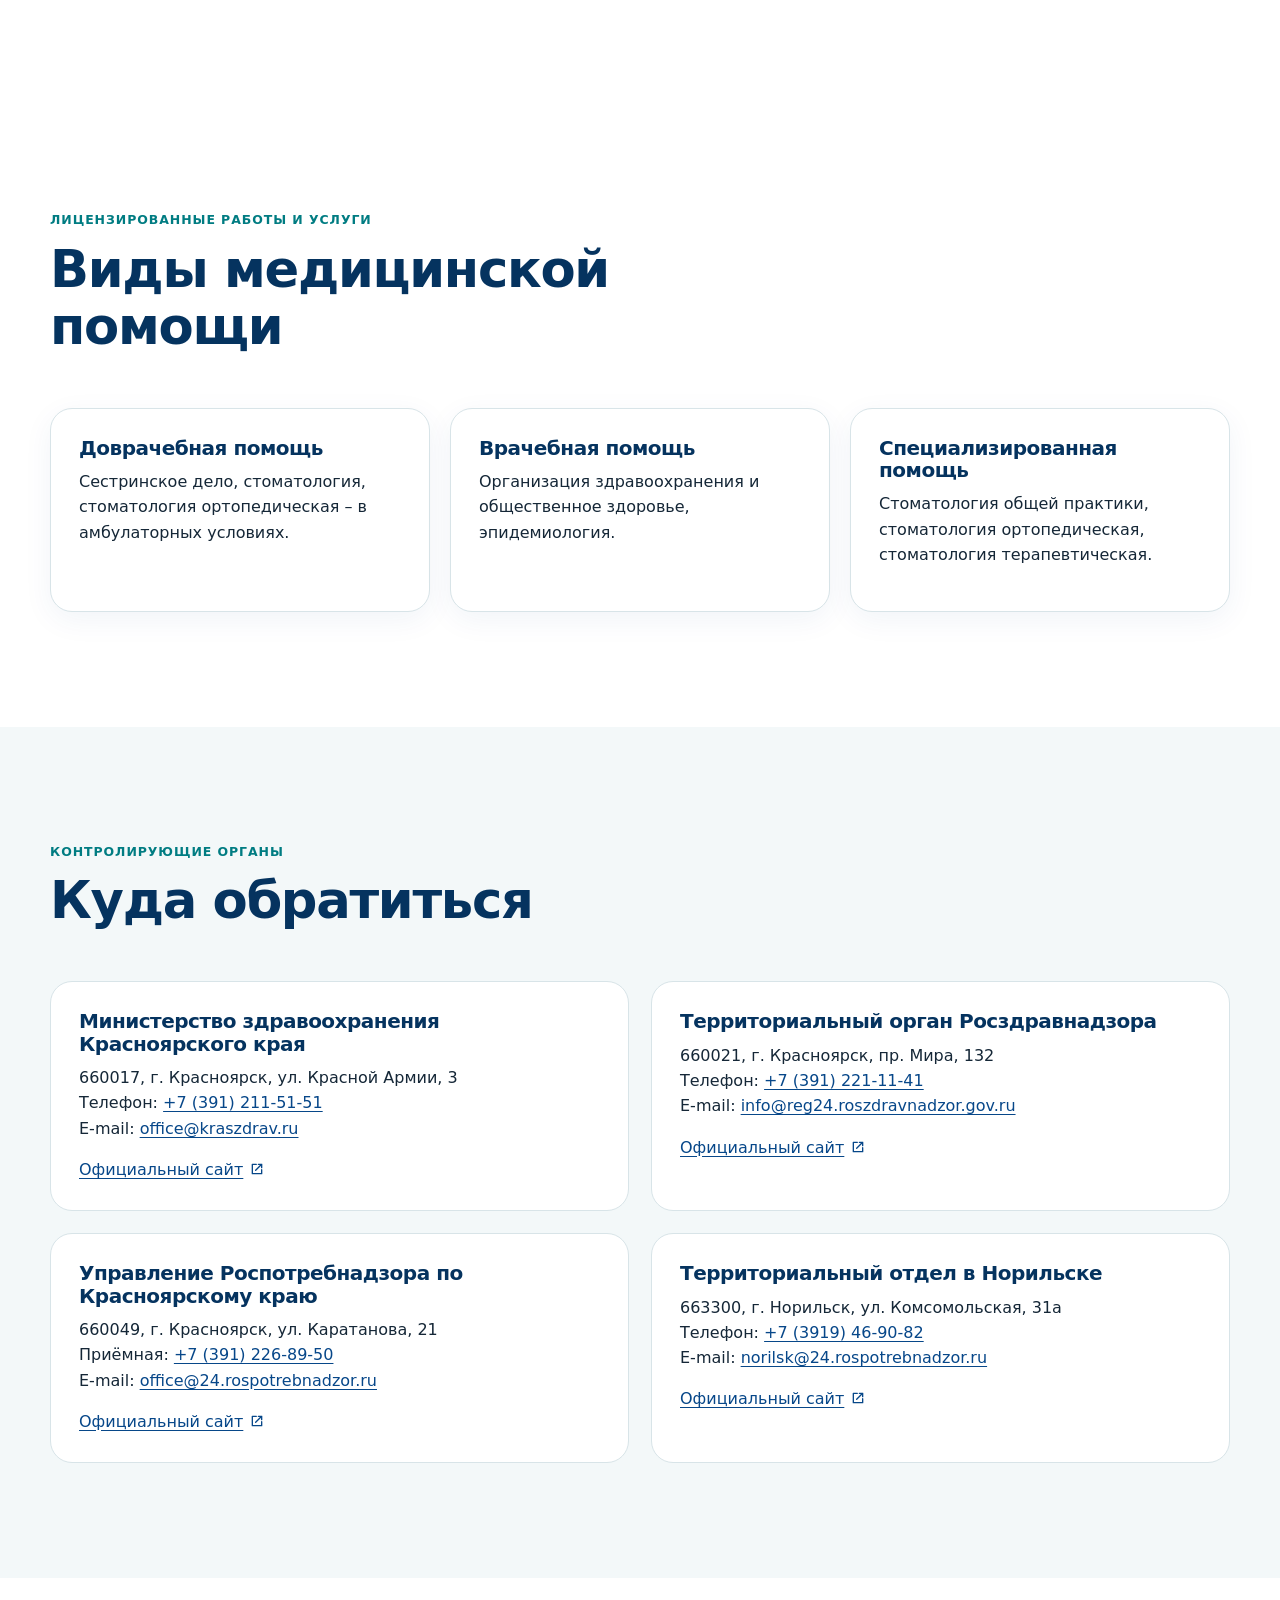
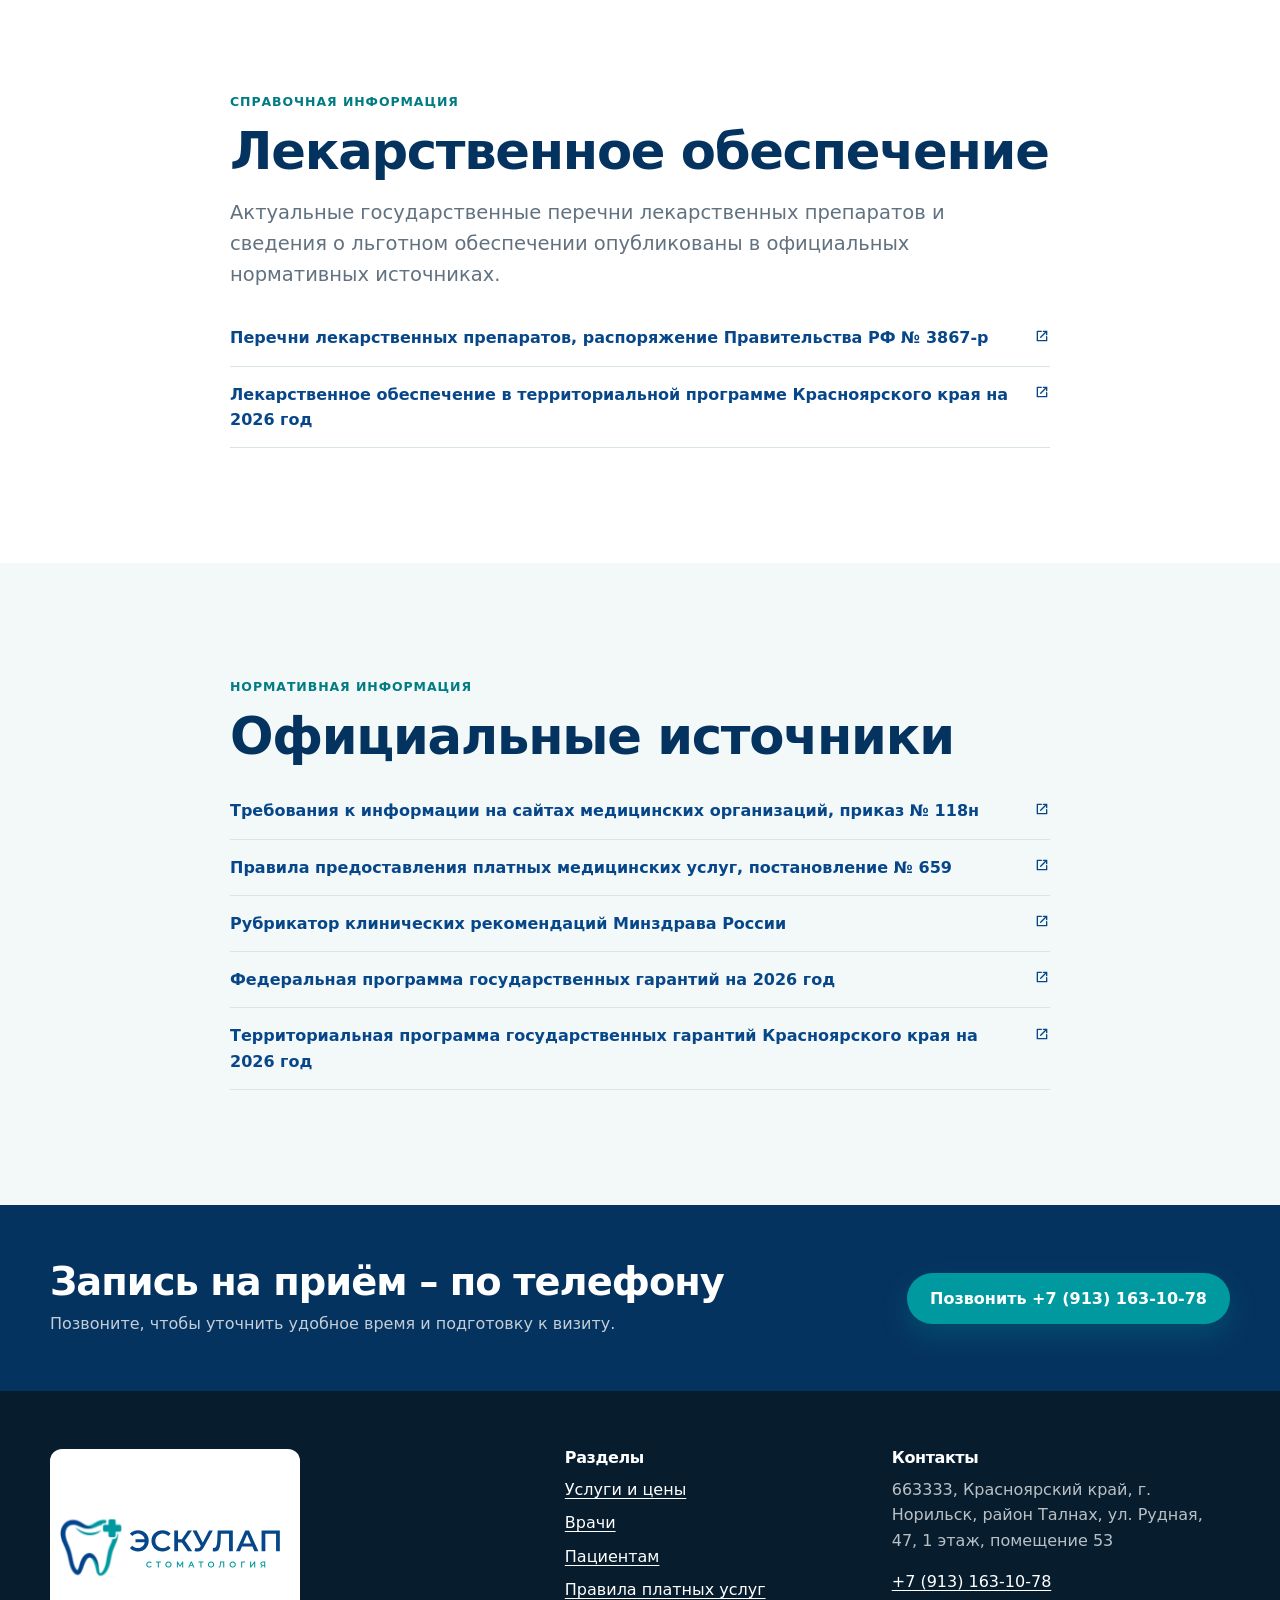
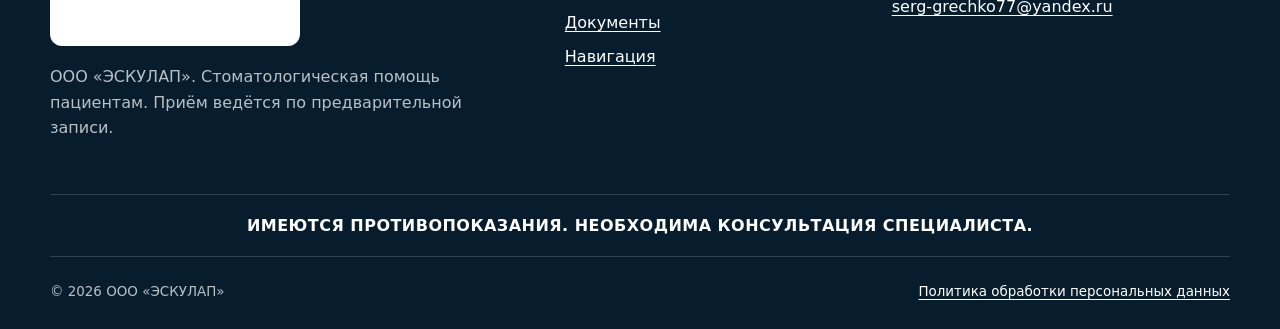
<file: documents/index.html>
<!doctype html>
<html lang="ru">
  <head>
    <meta charset="utf-8" />
    <meta
      name="viewport"
      content="width=device-width, initial-scale=1, viewport-fit=cover"
    />
    <meta
      name="description"
      content="Лицензия, реквизиты и обязательная информация стоматологической клиники ООО «ЭСКУЛАП»."
    />
    <meta name="theme-color" content="#074789" />
    <title>Документы и лицензия – стоматология «Эскулап»</title>
    <meta property="og:type" content="website" />
    <meta property="og:locale" content="ru_RU" />
    <meta property="og:site_name" content="Стоматология «Эскулап»" />
    <meta property="og:title" content="Документы и лицензия – стоматология «Эскулап»" />
    <meta property="og:description" content="Лицензия, реквизиты и обязательная информация стоматологической клиники ООО «ЭСКУЛАП»." />
    <meta property="og:image" content="https://slavyanin2005.github.io/Dentists-Aesculapius-/media/social-preview.png?v=20261117-2" />
    <meta property="og:image:width" content="1200" />
    <meta property="og:image:height" content="630" />
    <meta property="og:image:type" content="image/png" />
    <meta property="og:image:alt" content="Логотип стоматологии «Эскулап»" />
    <meta name="twitter:card" content="summary_large_image" />
    <meta name="twitter:title" content="Документы и лицензия – стоматология «Эскулап»" />
    <meta name="twitter:description" content="Лицензия, реквизиты и обязательная информация стоматологической клиники ООО «ЭСКУЛАП»." />
    <meta name="twitter:image" content="https://slavyanin2005.github.io/Dentists-Aesculapius-/media/social-preview.png?v=20261117-2" />
    <meta name="twitter:image:alt" content="Логотип стоматологии «Эскулап»" />
    <base href="../" />
    <link
      rel="icon"
      href="media/favicon.svg?v=20261101-1"
      type="image/svg+xml"
    />
    <link rel="stylesheet" href="assets/css/styles.css?v=20261117-16" />
    <script src="assets/js/shell.js?v=20261117-6" defer></script>
    <script src="assets/js/main.js?v=20261117-4" defer></script>
  </head>
  <body>
    <div data-site-header></div>
    <main id="main">
      <section class="page-hero">
        <div class="container">
          <nav class="breadcrumbs" aria-label="Хлебные крошки">
            <a href="./">Главная</a><span>·</span><span>Документы</span>
          </nav>
          <p class="eyebrow">Официальная информация</p>
          <h1>Документы и сведения</h1>
          <p class="lead">
            Реквизиты медицинской организации, сведения о лицензии и контакты
            контролирующих органов.
          </p>
        </div>
      </section>

      <section class="section">
        <div class="container info-grid">
          <article class="info-card">
            <p class="eyebrow">Организация</p>
            <h2 class="heading-medium">ООО «ЭСКУЛАП»</h2>
            <dl class="definition-list">
              <div>
                <dt>Полное наименование</dt>
                <dd>Общество с ограниченной ответственностью «ЭСКУЛАП»</dd>
              </div>
              <div>
                <dt>ОПФ</dt>
                <dd>Общество с ограниченной ответственностью</dd>
              </div>
              <div>
                <dt>ОГРН</dt>
                <dd>1122457002304</dd>
              </div>
              <div>
                <dt>ИНН</dt>
                <dd>2457074044</dd>
              </div>
              <div>
                <dt>Руководитель</dt>
                <dd>Гречко Сергей Алексеевич</dd>
              </div>
              <div>
                <dt>Учредитель</dt>
                <dd>Гречко Сергей Алексеевич</dd>
              </div>
              <div>
                <dt>Структура</dt>
                <dd>Структурные подразделения отсутствуют</dd>
              </div>
              <div>
                <dt>Вакантные должности</dt>
                <dd>Вакантные должности отсутствуют</dd>
              </div>
              <div>
                <dt>Место нахождения</dt>
                <dd>
                  663333, Красноярский край, г. Норильск, ул. Рудная, д. 47,
                  помещение 53
                </dd>
              </div>
            </dl>
          </article>
          <article class="info-card">
            <p class="eyebrow">Медицинская деятельность</p>
            <h2 class="heading-medium">Лицензия</h2>
            <dl class="definition-list">
              <div>
                <dt>Регистрационный номер</dt>
                <dd>Л041-01019-24/00323079</dd>
              </div>
              <div>
                <dt>Дата предоставления</dt>
                <dd>11 июня 2021 года</dd>
              </div>
              <div>
                <dt>Лицензирующий орган</dt>
                <dd>Федеральная служба по надзору в сфере здравоохранения</dd>
              </div>
              <div>
                <dt>Адрес осуществления деятельности</dt>
                <dd>
                  663333, Красноярский край, г. Норильск, ул. Рудная, д. 47,
                  помещение 53
                </dd>
              </div>
            </dl>
            <div class="license-access">
              <a
                class="license-access__qr"
                href="https://roszdravnadzor.gov.ru/services/licenses?q_no=%D0%9B041-01019-24%2F00323079"
                target="_blank"
                rel="noopener"
                aria-label="Открыть поиск лицензии ООО Эскулап в Едином реестре Росздравнадзора"
                ><img
                  src="assets/documents/license-qr.png"
                  width="540"
                  height="540"
                  alt="QR-код для перехода к поиску лицензии ООО Эскулап в Едином реестре Росздравнадзора"
                /><span>Открыть реестр</span></a
              >
              <div class="license-access__content">
                <p>
                  Отсканируйте QR-код – номер лицензии уже будет в строке
                  поиска.
                </p>
                <a
                  class="button button--secondary"
                  href="assets/documents/license-extract-2026-10-29.pdf"
                  download
                  >Скачать PDF</a
                ><small>Выписка сформирована 29 октября 2026 года.</small>
              </div>
            </div>
          </article>
        </div>
      </section>

      <section class="section">
        <div class="container">
          <div class="section-heading">
            <div>
              <p class="eyebrow">Лицензированные работы и услуги</p>
              <h2>Виды медицинской помощи</h2>
            </div>
          </div>
          <div class="card-grid">
            <article class="card">
              <h3>Доврачебная помощь</h3>
              <p>
                Сестринское дело, стоматология, стоматология ортопедическая – в
                амбулаторных условиях.
              </p>
            </article>
            <article class="card">
              <h3>Врачебная помощь</h3>
              <p>
                Организация здравоохранения и общественное здоровье,
                эпидемиология.
              </p>
            </article>
            <article class="card">
              <h3>Специализированная помощь</h3>
              <p>
                Стоматология общей практики, стоматология ортопедическая,
                стоматология терапевтическая.
              </p>
            </article>
          </div>
        </div>
      </section>

      <section class="section section--soft" id="controllers">
        <div class="container">
          <div class="section-heading">
            <div>
              <p class="eyebrow">Контролирующие органы</p>
              <h2>Куда обратиться</h2>
            </div>
          </div>
          <div class="info-grid">
            <article class="info-card">
              <h3>Министерство здравоохранения Красноярского края</h3>
              <p>
                660017, г. Красноярск, ул. Красной Армии, 3<br />Телефон:
                <a href="tel:+73912115151">+7 (391) 211-51-51</a><br />E-mail:
                <a href="mailto:office@kraszdrav.ru">office@kraszdrav.ru</a>
              </p>
              <a href="https://kraszdrav.ru" target="_blank" rel="noopener"
                ><span class="link-icon-tail"
                  >Официальный сайт<svg
                    class="link-icon"
                    aria-hidden="true"
                    viewBox="0 0 24 24"
                    fill="none"
                    stroke="currentColor"
                    stroke-width="2"
                    stroke-linecap="round"
                    stroke-linejoin="round"
                  >
                    <path d="M14 5h5v5M10 14 19 5M19 13v6H5V5h6"></path></svg></span
              ></a
              >
            </article>
            <article class="info-card">
              <h3>Территориальный орган Росздравнадзора</h3>
              <p>
                660021, г. Красноярск, пр. Мира, 132<br />Телефон:
                <a href="tel:+73912211141">+7 (391) 221-11-41</a><br />E-mail:
                <a href="mailto:info@reg24.roszdravnadzor.gov.ru"
                  >info@reg24.roszdravnadzor.gov.ru</a
                >
              </p>
              <a
                href="https://24reg.roszdravnadzor.gov.ru"
                target="_blank"
                rel="noopener"
                ><span class="link-icon-tail"
                  >Официальный сайт<svg
                    class="link-icon"
                    aria-hidden="true"
                    viewBox="0 0 24 24"
                    fill="none"
                    stroke="currentColor"
                    stroke-width="2"
                    stroke-linecap="round"
                    stroke-linejoin="round"
                  >
                    <path d="M14 5h5v5M10 14 19 5M19 13v6H5V5h6"></path></svg></span
              ></a
              >
            </article>
            <article class="info-card">
              <h3>Управление Роспотребнадзора по Красноярскому краю</h3>
              <p>
                660049, г. Красноярск, ул. Каратанова, 21<br />Приёмная:
                <a href="tel:+73912268950">+7 (391) 226-89-50</a><br />E-mail:
                <a href="mailto:office@24.rospotrebnadzor.ru"
                  >office@24.rospotrebnadzor.ru</a
                >
              </p>
              <a
                href="https://24.rospotrebnadzor.ru"
                target="_blank"
                rel="noopener"
                ><span class="link-icon-tail"
                  >Официальный сайт<svg
                    class="link-icon"
                    aria-hidden="true"
                    viewBox="0 0 24 24"
                    fill="none"
                    stroke="currentColor"
                    stroke-width="2"
                    stroke-linecap="round"
                    stroke-linejoin="round"
                  >
                    <path d="M14 5h5v5M10 14 19 5M19 13v6H5V5h6"></path></svg></span
              ></a
              >
            </article>
            <article class="info-card">
              <h3>Территориальный отдел в Норильске</h3>
              <p>
                663300, г. Норильск, ул. Комсомольская, 31а<br />Телефон:
                <a href="tel:+73919469082">+7 (3919) 46-90-82</a><br />E-mail:
                <a href="mailto:norilsk@24.rospotrebnadzor.ru"
                  >norilsk@24.rospotrebnadzor.ru</a
                >
              </p>
              <a
                href="https://24.rospotrebnadzor.ru"
                target="_blank"
                rel="noopener"
                ><span class="link-icon-tail"
                  >Официальный сайт<svg
                    class="link-icon"
                    aria-hidden="true"
                    viewBox="0 0 24 24"
                    fill="none"
                    stroke="currentColor"
                    stroke-width="2"
                    stroke-linecap="round"
                    stroke-linejoin="round"
                  >
                    <path d="M14 5h5v5M10 14 19 5M19 13v6H5V5h6"></path></svg></span
              ></a
              >
            </article>
          </div>
        </div>
      </section>

      <section class="section">
        <div class="narrow">
          <p class="eyebrow">Справочная информация</p>
          <h2>Лекарственное обеспечение</h2>
          <p class="lead">
            Актуальные государственные перечни лекарственных препаратов и
            сведения о льготном обеспечении опубликованы в официальных
            нормативных источниках.
          </p>
          <ul class="link-list link-list--external">
            <li>
              <a
                href="https://publication.pravo.gov.ru/document/0001202512240041"
                target="_blank"
                rel="noopener"
                >Перечни лекарственных препаратов, распоряжение Правительства РФ
                № 3867-р</a
              >
            </li>
            <li>
              <a
                href="https://www.kraszdrav.ru/documents/territorialnaya_programma_gosudarstvennih_garantiy/territorialnaya_programma_gosudarstvennih_garantiy_krasnoyarskogo_kraya/2026_god"
                target="_blank"
                rel="noopener"
                >Лекарственное обеспечение в территориальной программе
                Красноярского края на 2026 год</a
              >
            </li>
          </ul>
        </div>
      </section>

      <section class="section section--soft">
        <div class="narrow">
          <p class="eyebrow">Нормативная информация</p>
          <h2>Официальные источники</h2>
          <ul class="link-list link-list--external">
            <li>
              <a
                href="https://publication.pravo.gov.ru/document/0001202504110006"
                target="_blank"
                rel="noopener"
                >Требования к информации на сайтах медицинских организаций,
                приказ № 118н</a
              >
            </li>
            <li>
              <a
                href="https://publication.pravo.gov.ru/document/0001202606010083"
                target="_blank"
                rel="noopener"
                >Правила предоставления платных медицинских услуг, постановление
                № 659</a
              >
            </li>
            <li>
              <a
                href="https://cr.minzdrav.gov.ru"
                target="_blank"
                rel="noopener"
                >Рубрикатор клинических рекомендаций Минздрава России</a
              >
            </li>
            <li>
              <a
                href="https://static.government.ru/media/files/jOaAAOJdAT8F5J1VmdvrzeTkw5huazYr.pdf"
                target="_blank"
                rel="noopener"
                >Федеральная программа государственных гарантий на 2026 год</a
              >
            </li>
            <li>
              <a
                href="https://www.kraszdrav.ru/documents/territorialnaya_programma_gosudarstvennih_garantiy/territorialnaya_programma_gosudarstvennih_garantiy_krasnoyarskogo_kraya/2026_god"
                target="_blank"
                rel="noopener"
                >Территориальная программа государственных гарантий
                Красноярского края на 2026 год</a
              >
            </li>
          </ul>
        </div>
      </section>
    </main>
    <div data-site-footer></div>
  </body>
</html>
</file>
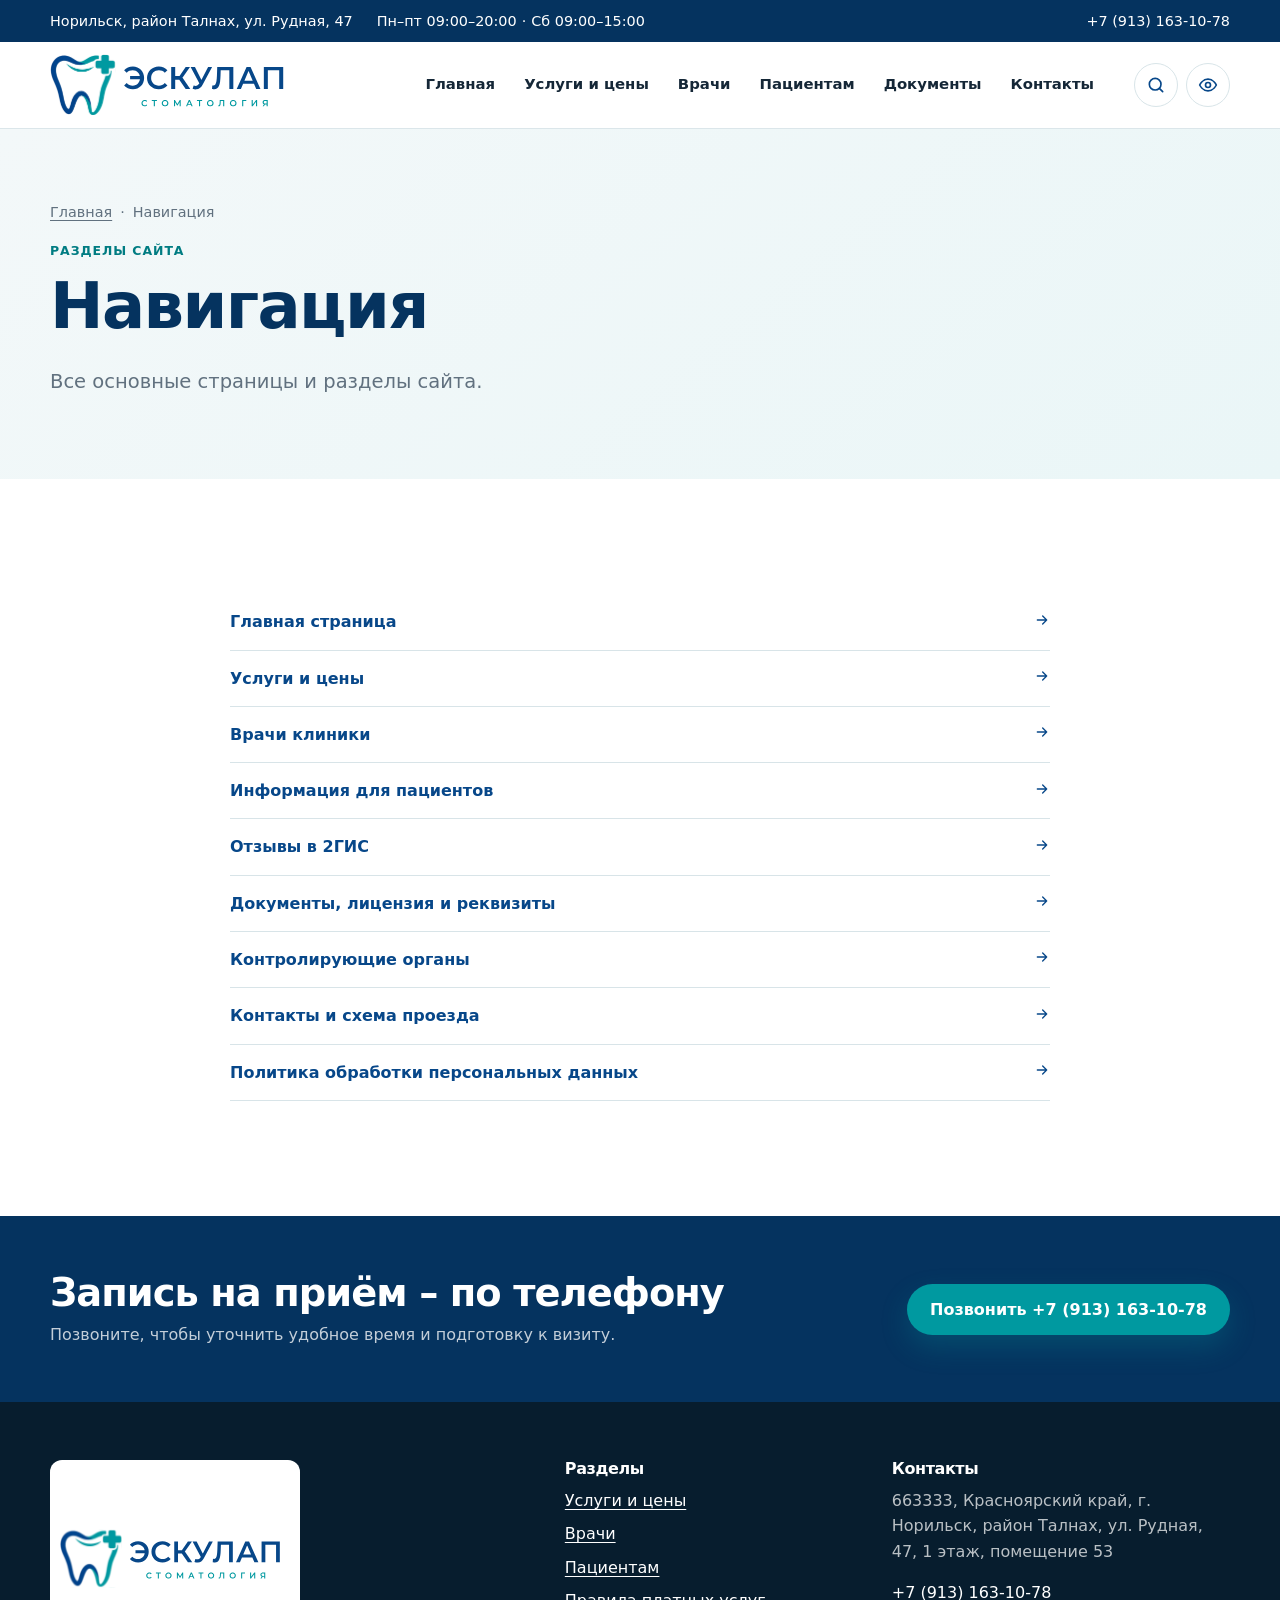
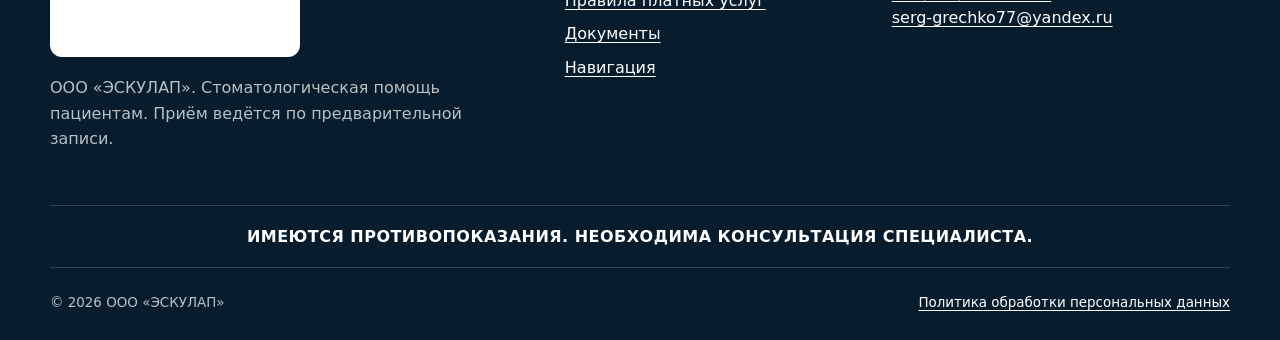
<file: navigation/index.html>
<!doctype html>
<html lang="ru">
  <head>
    <meta charset="utf-8" />
    <meta
      name="viewport"
      content="width=device-width, initial-scale=1, viewport-fit=cover"
    />
    <meta
      name="description"
      content="Навигация по сайту стоматологической клиники «Эскулап»."
    />
    <meta name="theme-color" content="#074789" />
    <title>Навигация – стоматология «Эскулап»</title>
    <meta property="og:type" content="website" />
    <meta property="og:locale" content="ru_RU" />
    <meta property="og:site_name" content="Стоматология «Эскулап»" />
    <meta property="og:title" content="Навигация – стоматология «Эскулап»" />
    <meta property="og:description" content="Навигация по сайту стоматологической клиники «Эскулап»." />
    <meta property="og:image" content="https://slavyanin2005.github.io/Dentists-Aesculapius-/media/social-preview.png?v=20261117-2" />
    <meta property="og:image:width" content="1200" />
    <meta property="og:image:height" content="630" />
    <meta property="og:image:type" content="image/png" />
    <meta property="og:image:alt" content="Логотип стоматологии «Эскулап»" />
    <meta name="twitter:card" content="summary_large_image" />
    <meta name="twitter:title" content="Навигация – стоматология «Эскулап»" />
    <meta name="twitter:description" content="Навигация по сайту стоматологической клиники «Эскулап»." />
    <meta name="twitter:image" content="https://slavyanin2005.github.io/Dentists-Aesculapius-/media/social-preview.png?v=20261117-2" />
    <meta name="twitter:image:alt" content="Логотип стоматологии «Эскулап»" />
    <base href="../" />
    <link
      rel="icon"
      href="media/favicon.svg?v=20261101-1"
      type="image/svg+xml"
    />
    <link rel="stylesheet" href="assets/css/styles.css?v=20261117-16" />
    <script src="assets/js/shell.js?v=20261117-6" defer></script>
    <script src="assets/js/main.js?v=20261117-4" defer></script>
  </head>
  <body>
    <div data-site-header></div>
    <main id="main">
      <section class="page-hero">
        <div class="container">
          <nav class="breadcrumbs" aria-label="Хлебные крошки">
            <a href="./">Главная</a><span>·</span><span>Навигация</span>
          </nav>
          <p class="eyebrow">Разделы сайта</p>
          <h1>Навигация</h1>
          <p class="lead">Все основные страницы и разделы сайта.</p>
        </div>
      </section>
      <section class="section">
        <div class="narrow">
          <ul class="link-list">
            <li><a href="./">Главная страница</a></li>
            <li><a href="services/">Услуги и цены</a></li>
            <li><a href="doctors/">Врачи клиники</a></li>
            <li><a href="patients/">Информация для пациентов</a></li>
            <li><a href="./#reviews">Отзывы в 2ГИС</a></li>
            <li><a href="documents/">Документы, лицензия и реквизиты</a></li>
            <li><a href="documents/#controllers">Контролирующие органы</a></li>
            <li><a href="contacts/">Контакты и схема проезда</a></li>
            <li>
              <a href="privacy/">Политика обработки персональных данных</a>
            </li>
          </ul>
        </div>
      </section>
    </main>
    <div data-site-footer></div>
  </body>
</html>
</file>
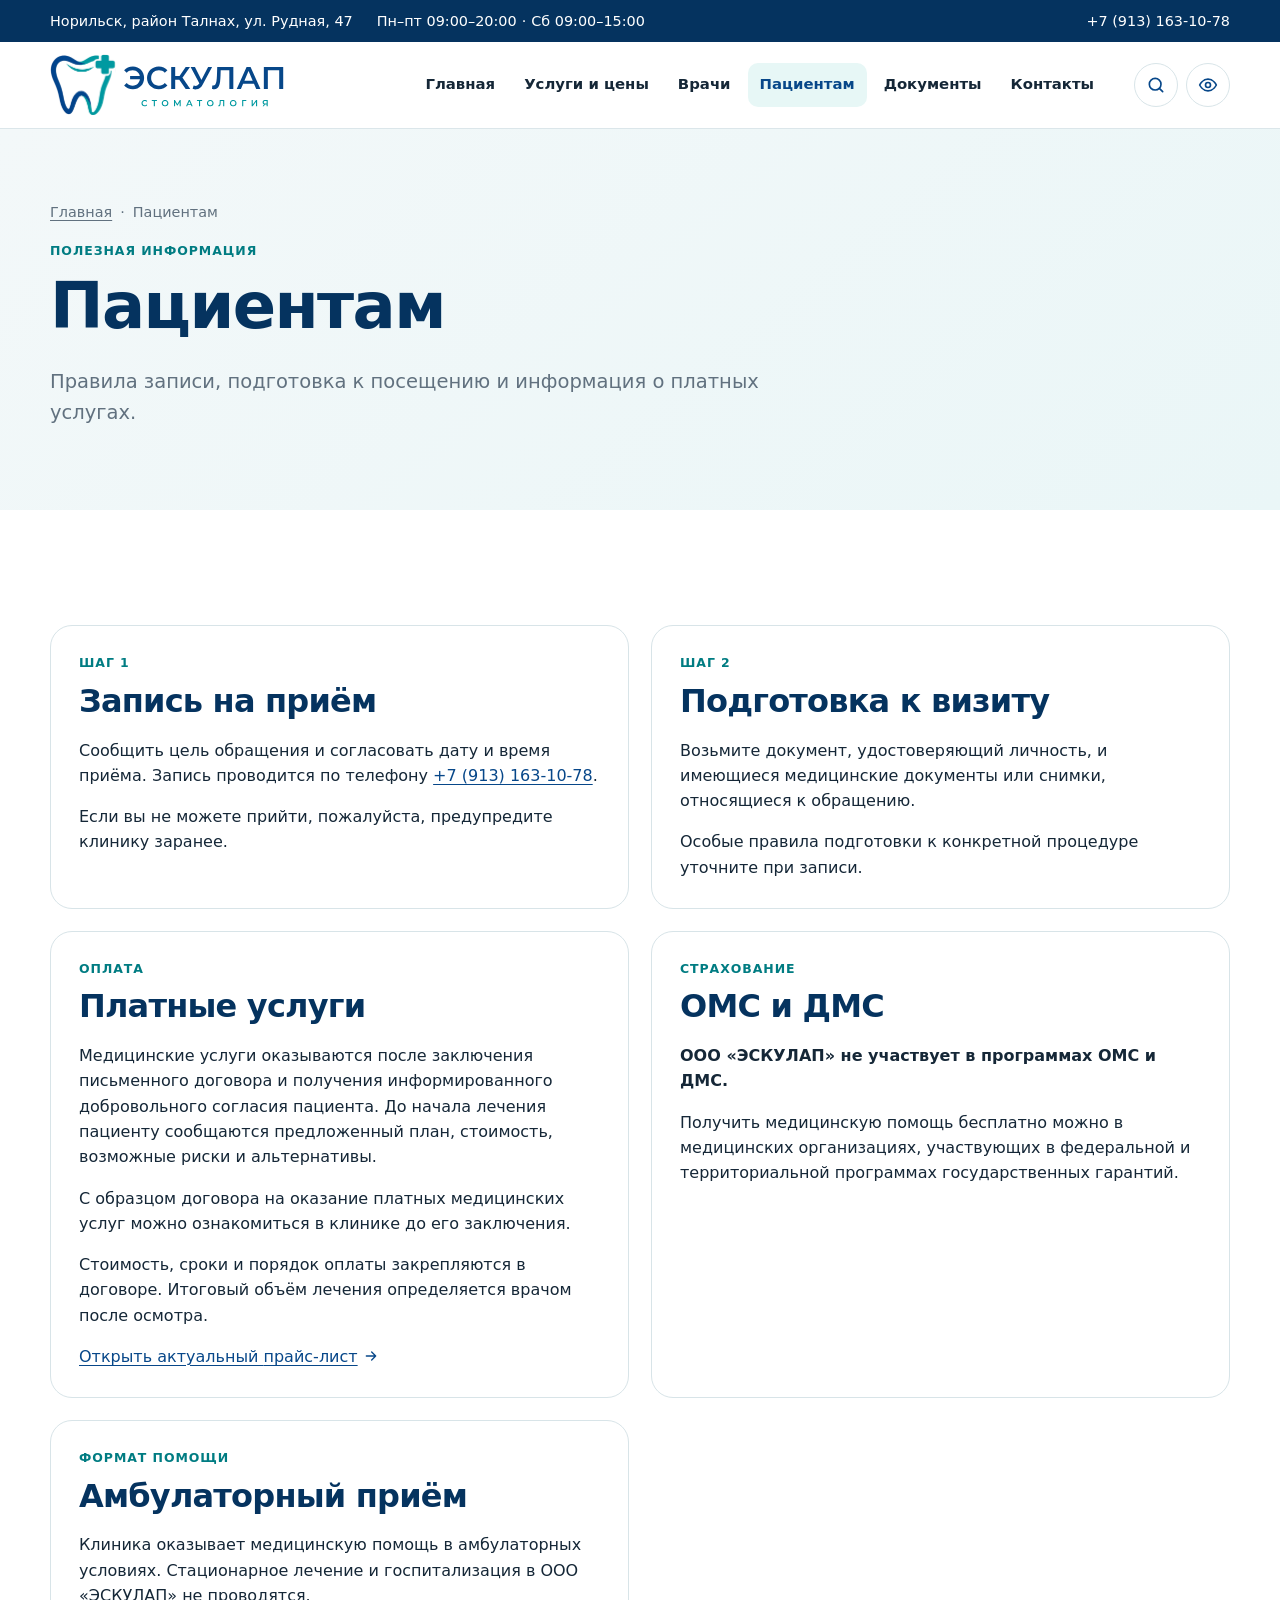
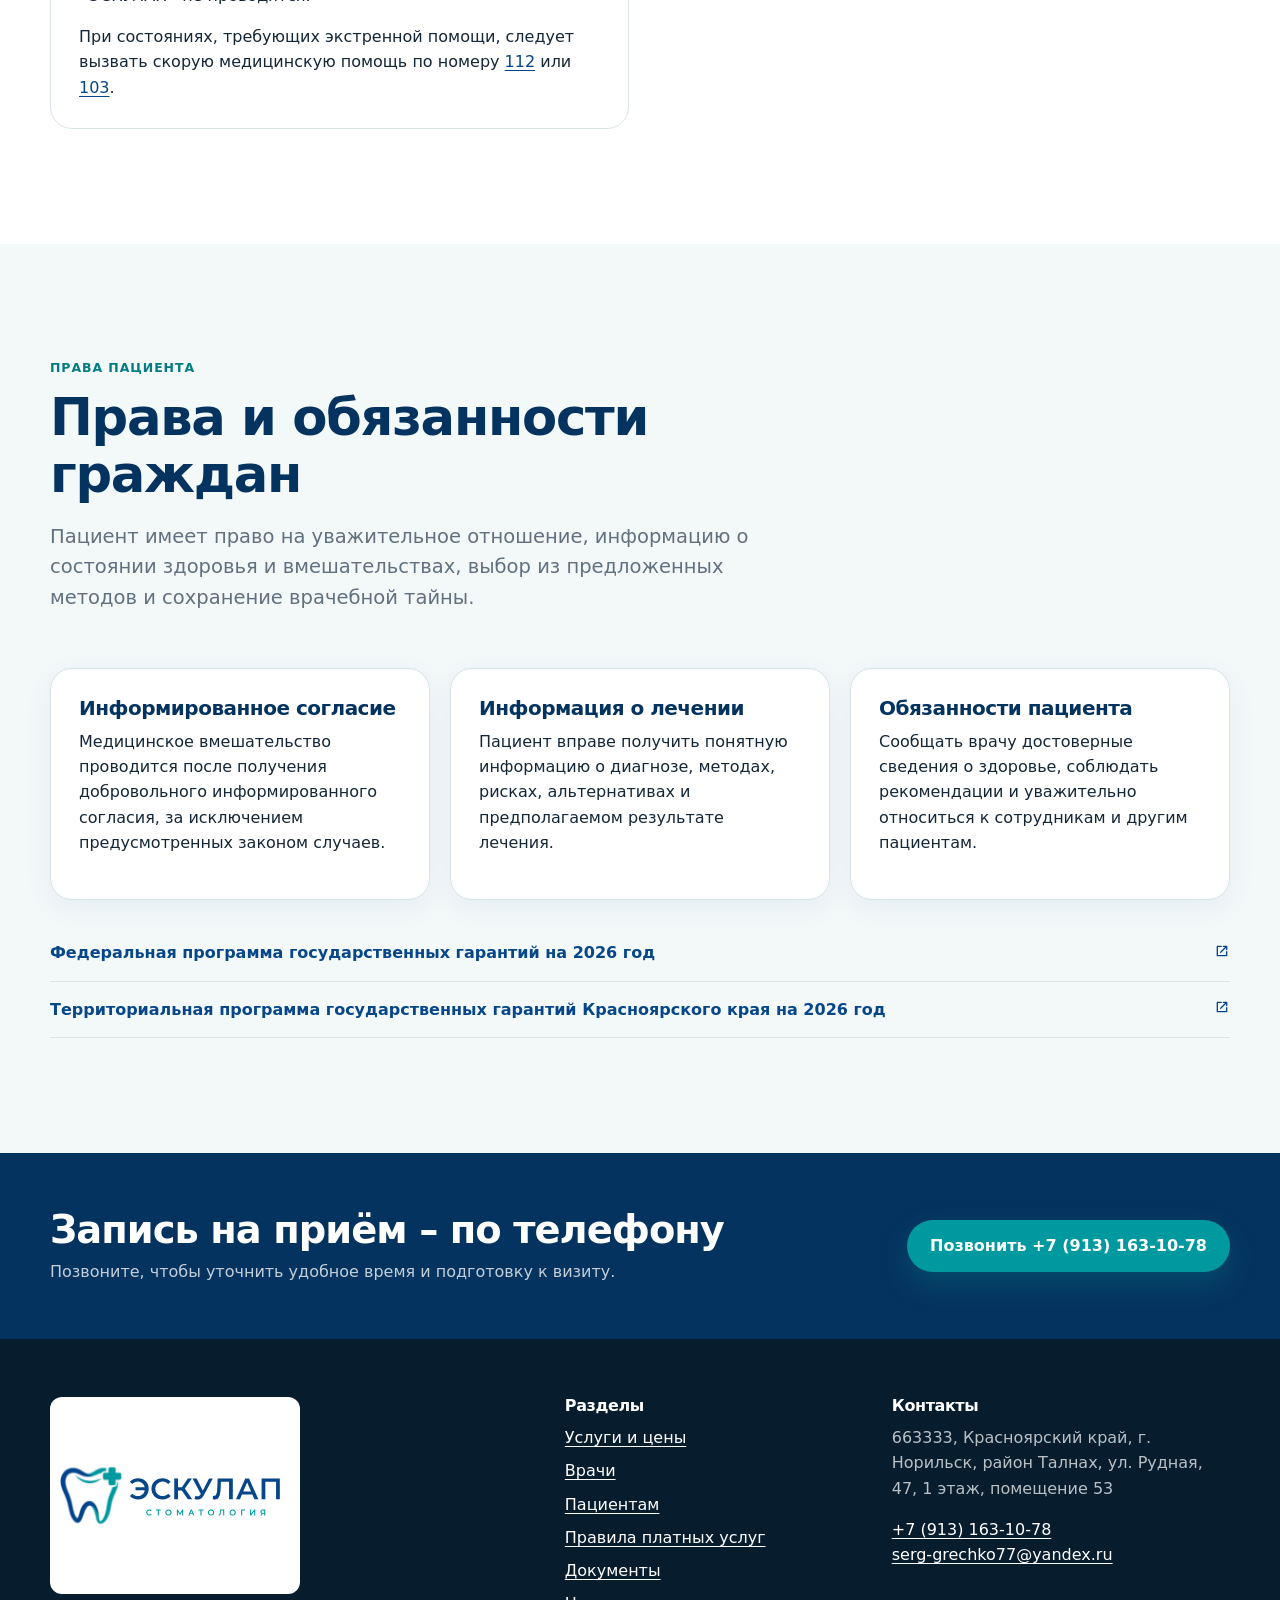
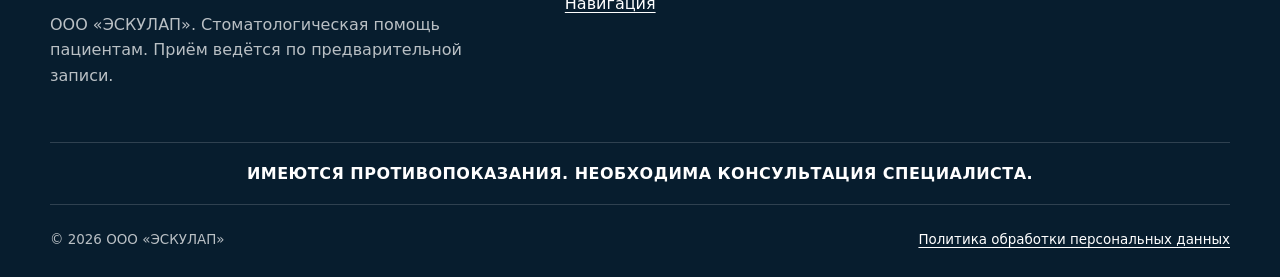
<file: patients/index.html>
<!doctype html>
<html lang="ru">
  <head>
    <meta charset="utf-8" />
    <meta
      name="viewport"
      content="width=device-width, initial-scale=1, viewport-fit=cover"
    />
    <meta
      name="description"
      content="Информация для пациентов стоматологии «Эскулап»: запись, подготовка, ОМС и ДМС, права пациента."
    />
    <meta name="theme-color" content="#074789" />
    <title>Пациентам – стоматология «Эскулап»</title>
    <meta property="og:type" content="website" />
    <meta property="og:locale" content="ru_RU" />
    <meta property="og:site_name" content="Стоматология «Эскулап»" />
    <meta property="og:title" content="Пациентам – стоматология «Эскулап»" />
    <meta property="og:description" content="Информация для пациентов стоматологии «Эскулап»: запись, подготовка, ОМС и ДМС, права пациента." />
    <meta property="og:image" content="https://slavyanin2005.github.io/Dentists-Aesculapius-/media/social-preview.png?v=20261117-2" />
    <meta property="og:image:width" content="1200" />
    <meta property="og:image:height" content="630" />
    <meta property="og:image:type" content="image/png" />
    <meta property="og:image:alt" content="Логотип стоматологии «Эскулап»" />
    <meta name="twitter:card" content="summary_large_image" />
    <meta name="twitter:title" content="Пациентам – стоматология «Эскулап»" />
    <meta name="twitter:description" content="Информация для пациентов стоматологии «Эскулап»: запись, подготовка, ОМС и ДМС, права пациента." />
    <meta name="twitter:image" content="https://slavyanin2005.github.io/Dentists-Aesculapius-/media/social-preview.png?v=20261117-2" />
    <meta name="twitter:image:alt" content="Логотип стоматологии «Эскулап»" />
    <base href="../" />
    <link
      rel="icon"
      href="media/favicon.svg?v=20261101-1"
      type="image/svg+xml"
    />
    <link rel="stylesheet" href="assets/css/styles.css?v=20261117-16" />
    <script src="assets/js/shell.js?v=20261117-6" defer></script>
    <script src="assets/js/main.js?v=20261117-4" defer></script>
  </head>
  <body>
    <div data-site-header></div>
    <main id="main">
      <section class="page-hero">
        <div class="container">
          <nav class="breadcrumbs" aria-label="Хлебные крошки">
            <a href="./">Главная</a><span>·</span><span>Пациентам</span>
          </nav>
          <p class="eyebrow">Полезная информация</p>
          <h1>Пациентам</h1>
          <p class="lead">
            Правила записи, подготовка к посещению и информация о платных
            услугах.
          </p>
        </div>
      </section>

      <section class="section">
        <div class="container">
          <div class="info-grid">
            <article class="info-card">
              <p class="eyebrow">Шаг 1</p>
              <h2 class="heading-medium">Запись на приём</h2>
              <p>
                Сообщить цель обращения и согласовать дату и время приёма.
                Запись проводится по телефону
                <a data-phone href="tel:+79131631078">+7 (913) 163-10-78</a>.
              </p>
              <p>
                Если вы не можете прийти, пожалуйста, предупредите клинику
                заранее.
              </p>
            </article>
            <article class="info-card">
              <p class="eyebrow">Шаг 2</p>
              <h2 class="heading-medium">Подготовка к визиту</h2>
              <p>
                Возьмите документ, удостоверяющий личность, и имеющиеся
                медицинские документы или снимки, относящиеся к обращению.
              </p>
              <p>
                Особые правила подготовки к конкретной процедуре уточните при
                записи.
              </p>
            </article>
            <article class="info-card" id="paid-services">
              <p class="eyebrow">Оплата</p>
              <h2 class="heading-medium">Платные услуги</h2>
              <p>
                Медицинские услуги оказываются после заключения письменного
                договора и получения информированного добровольного согласия
                пациента. До начала лечения пациенту сообщаются предложенный
                план, стоимость, возможные риски и альтернативы.
              </p>
              <p>
                С образцом договора на оказание платных медицинских услуг можно
                ознакомиться в клинике до его заключения.
              </p>
              <p>
                Стоимость, сроки и порядок оплаты закрепляются в договоре.
                Итоговый объём лечения определяется врачом после осмотра.
              </p>
              <p>
                <a href="services/"
                  >Открыть актуальный
                  <span class="link-icon-tail"
                    >прайс-лист<svg
                      class="link-icon"
                      aria-hidden="true"
                      viewBox="0 0 24 24"
                      fill="none"
                      stroke="currentColor"
                      stroke-width="2"
                      stroke-linecap="round"
                      stroke-linejoin="round"
                    >
                      <path d="M5 12h14M13 6l6 6-6 6"></path></svg></span
                ></a>
              </p>
            </article>
            <article class="info-card">
              <p class="eyebrow">Страхование</p>
              <h2 class="heading-medium">ОМС и ДМС</h2>
              <p>
                <strong
                  >ООО «ЭСКУЛАП» не участвует в программах ОМС и ДМС.</strong
                >
              </p>
              <p>
                Получить медицинскую помощь бесплатно можно в медицинских
                организациях, участвующих в федеральной и территориальной
                программах государственных гарантий.
              </p>
            </article>
            <article class="info-card">
              <p class="eyebrow">Формат помощи</p>
              <h2 class="heading-medium">Амбулаторный приём</h2>
              <p>
                Клиника оказывает медицинскую помощь в амбулаторных условиях.
                Стационарное лечение и госпитализация в ООО «ЭСКУЛАП» не
                проводятся.
              </p>
              <p>
                При состояниях, требующих экстренной помощи, следует вызвать
                скорую медицинскую помощь по номеру
                <a href="tel:112">112</a> или <a href="tel:103">103</a>.
              </p>
            </article>
          </div>
        </div>
      </section>

      <section class="section section--soft">
        <div class="container">
          <div class="section-heading">
            <div>
              <p class="eyebrow">Права пациента</p>
              <h2>Права и обязанности граждан</h2>
              <p class="lead">
                Пациент имеет право на уважительное отношение, информацию о
                состоянии здоровья и вмешательствах, выбор из предложенных
                методов и сохранение врачебной тайны.
              </p>
            </div>
          </div>
          <div class="card-grid">
            <article class="card">
              <h3>Информированное согласие</h3>
              <p>
                Медицинское вмешательство проводится после получения
                добровольного информированного согласия, за исключением
                предусмотренных законом случаев.
              </p>
            </article>
            <article class="card">
              <h3>Информация о лечении</h3>
              <p>
                Пациент вправе получить понятную информацию о диагнозе, методах,
                рисках, альтернативах и предполагаемом результате лечения.
              </p>
            </article>
            <article class="card">
              <h3>Обязанности пациента</h3>
              <p>
                Сообщать врачу достоверные сведения о здоровье, соблюдать
                рекомендации и уважительно относиться к сотрудникам и другим
                пациентам.
              </p>
            </article>
          </div>
          <ul class="link-list link-list--external link-list--spaced">
            <li>
              <a
                href="https://static.government.ru/media/files/jOaAAOJdAT8F5J1VmdvrzeTkw5huazYr.pdf"
                target="_blank"
                rel="noopener"
                >Федеральная программа государственных гарантий на 2026 год</a
              >
            </li>
            <li>
              <a
                href="https://www.kraszdrav.ru/documents/territorialnaya_programma_gosudarstvennih_garantiy/territorialnaya_programma_gosudarstvennih_garantiy_krasnoyarskogo_kraya/2026_god"
                target="_blank"
                rel="noopener"
                >Территориальная программа государственных гарантий
                Красноярского края на 2026 год</a
              >
            </li>
          </ul>
        </div>
      </section>
    </main>
    <div data-site-footer></div>
  </body>
</html>
</file>
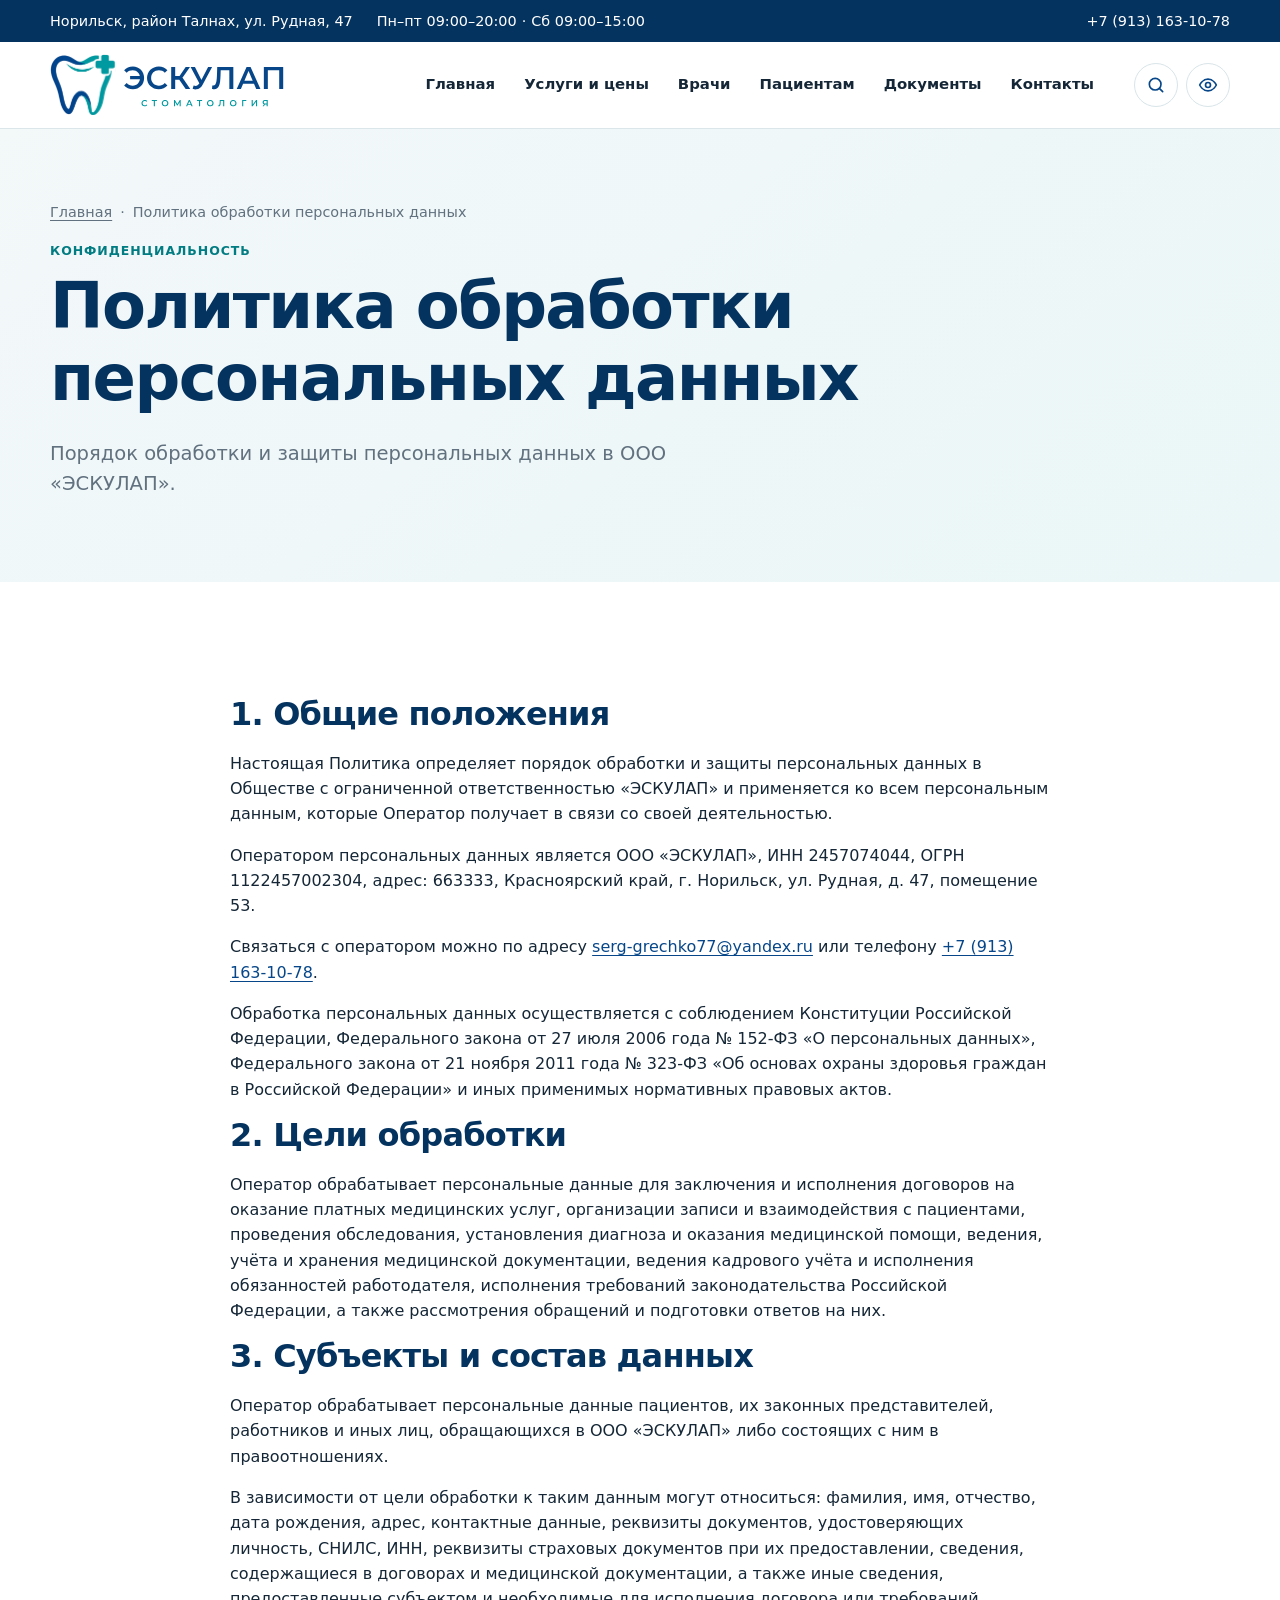
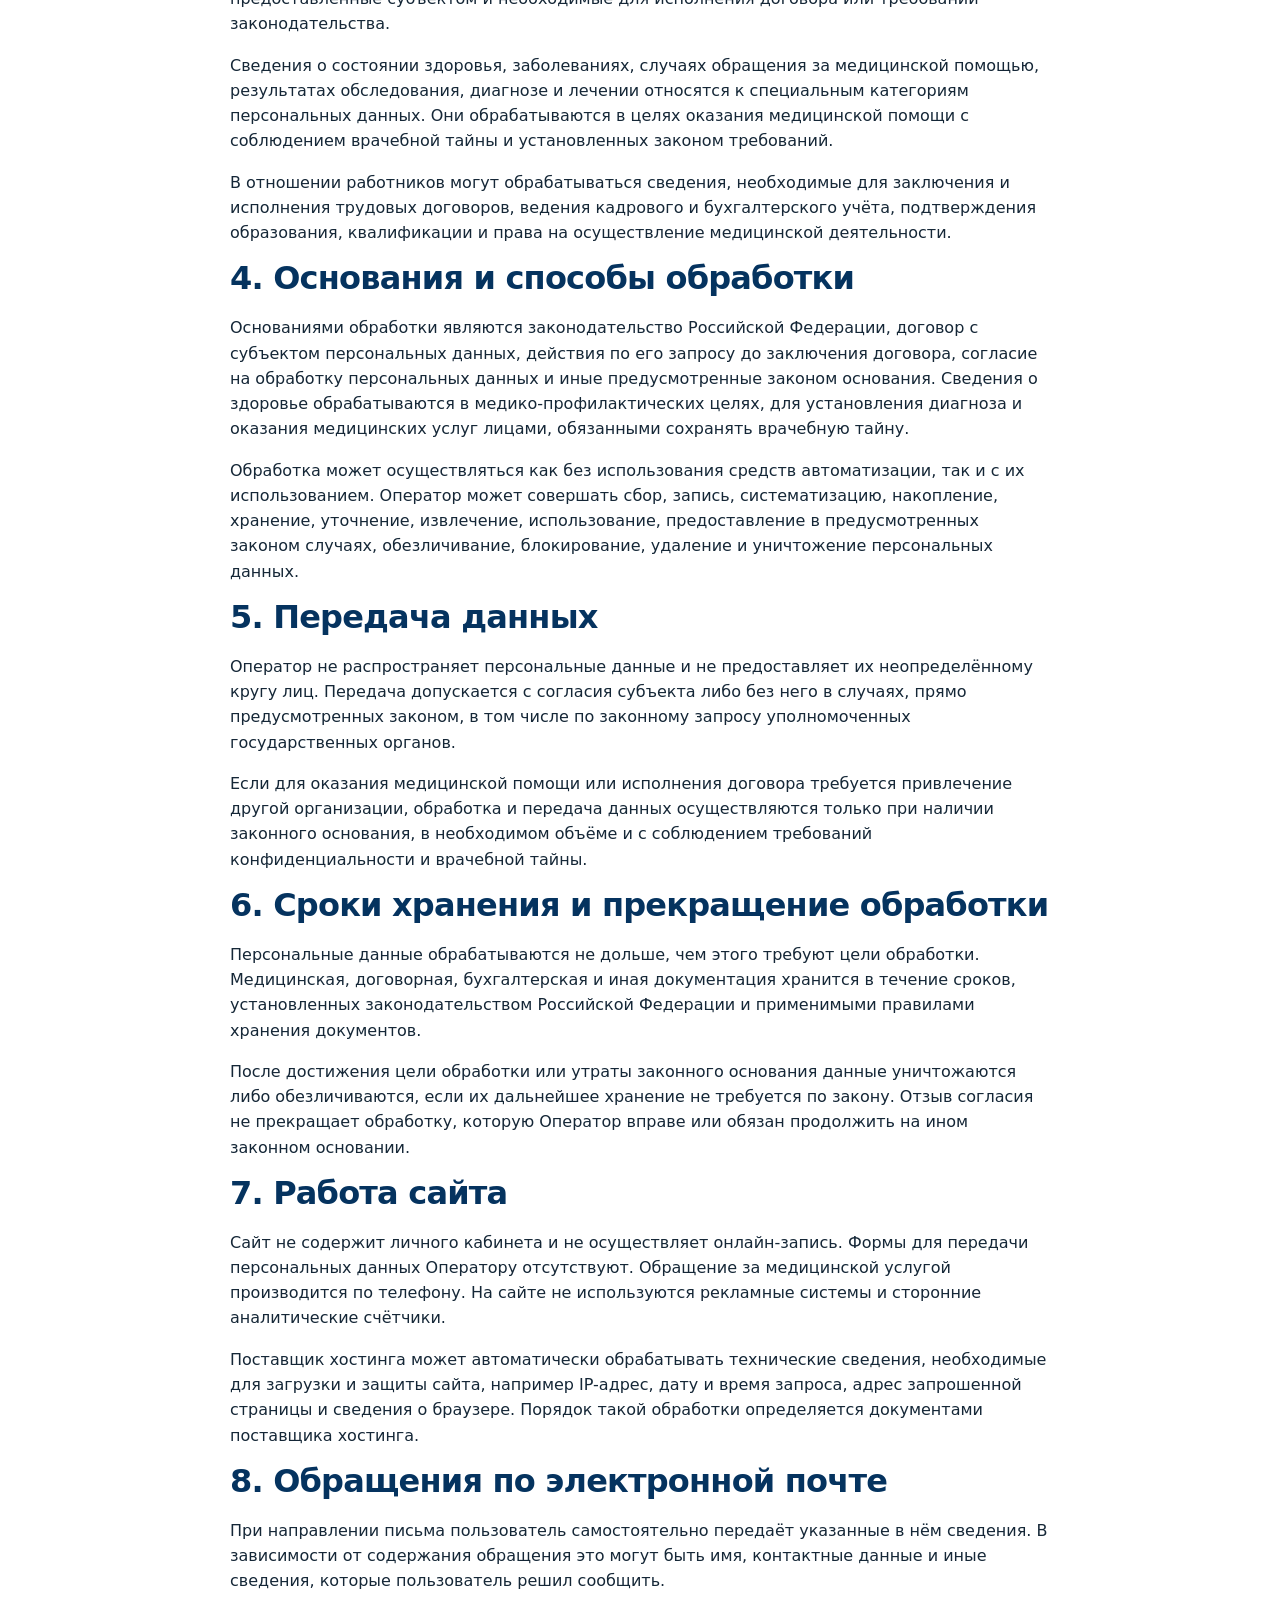
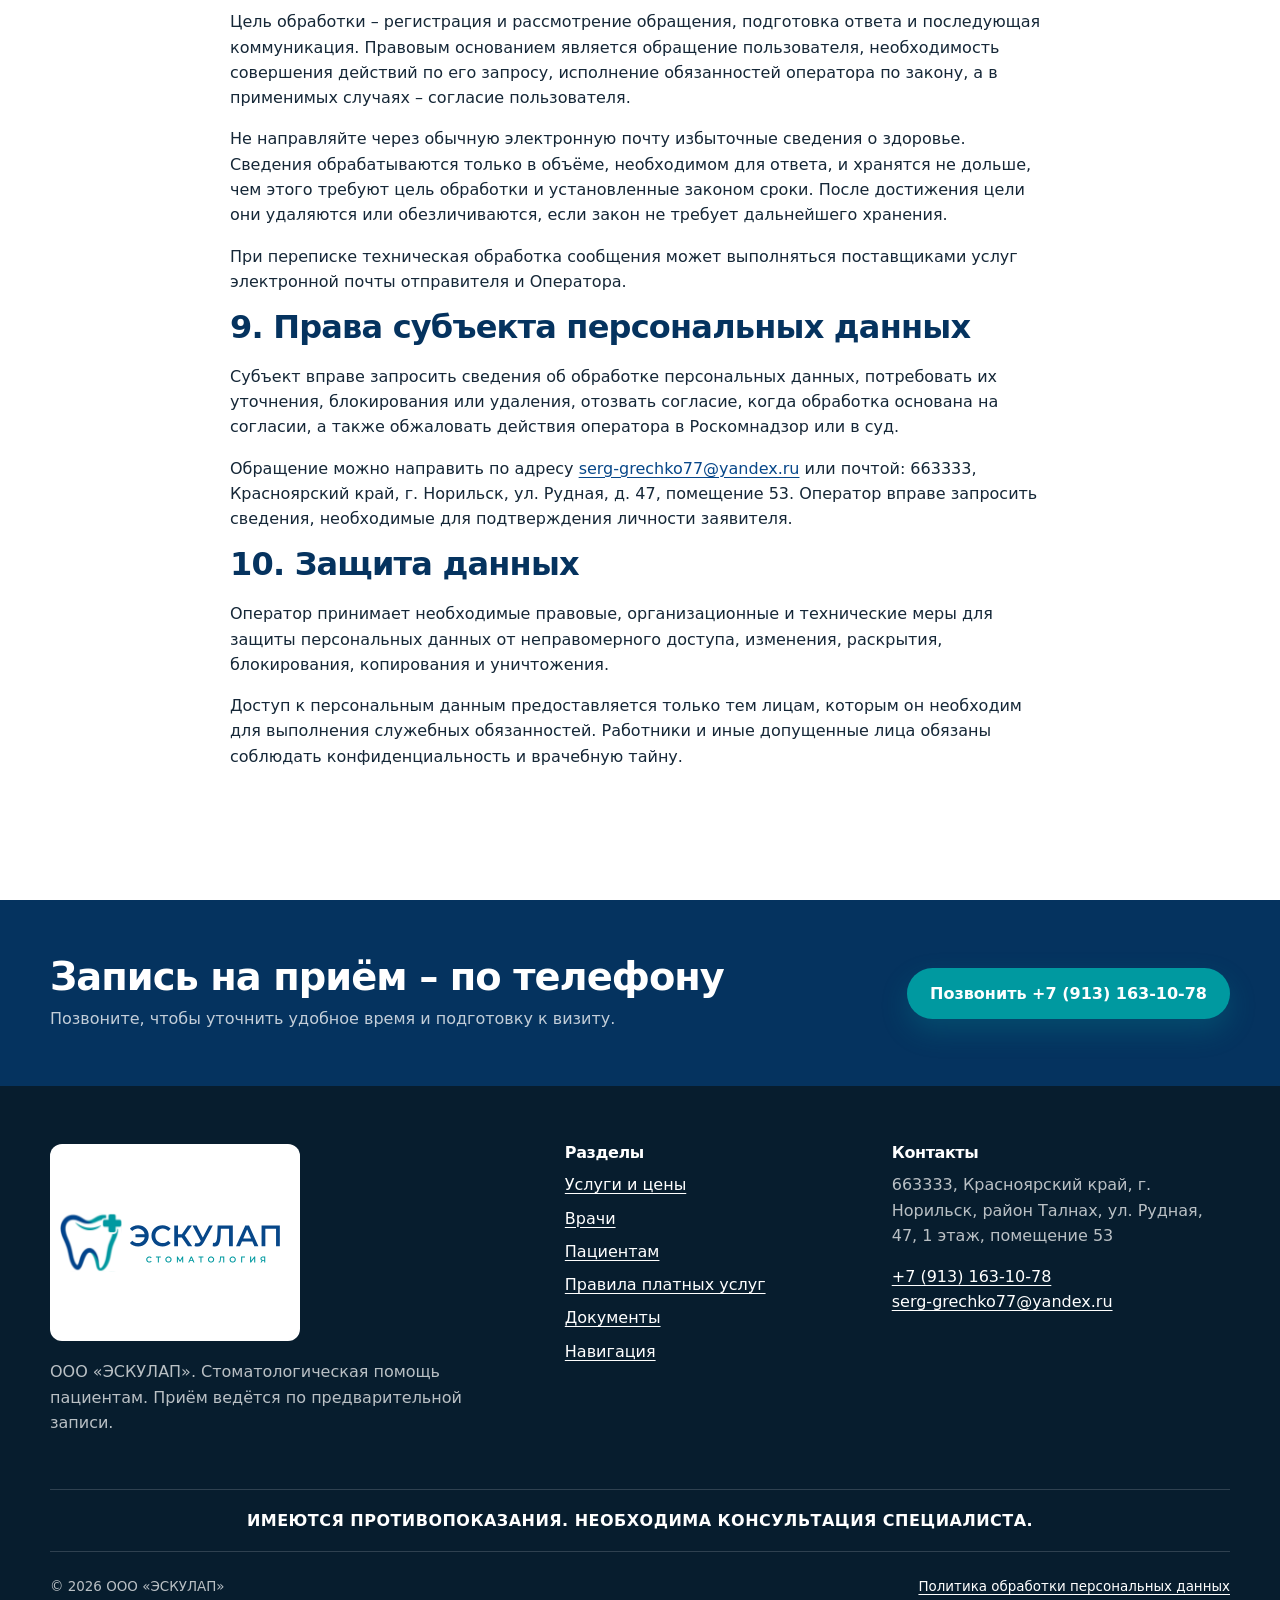
<file: privacy/index.html>
<!doctype html>
<html lang="ru">
  <head>
    <meta charset="utf-8" />
    <meta
      name="viewport"
      content="width=device-width, initial-scale=1, viewport-fit=cover"
    />
    <meta
      name="description"
      content="Политика ООО «ЭСКУЛАП» в отношении обработки и защиты персональных данных."
    />
    <meta name="theme-color" content="#074789" />
    <title>Политика обработки персональных данных – «Эскулап»</title>
    <meta property="og:type" content="website" />
    <meta property="og:locale" content="ru_RU" />
    <meta property="og:site_name" content="Стоматология «Эскулап»" />
    <meta property="og:title" content="Политика обработки персональных данных – «Эскулап»" />
    <meta property="og:description" content="Политика ООО «ЭСКУЛАП» в отношении обработки и защиты персональных данных." />
    <meta property="og:image" content="https://slavyanin2005.github.io/Dentists-Aesculapius-/media/social-preview.png?v=20261117-2" />
    <meta property="og:image:width" content="1200" />
    <meta property="og:image:height" content="630" />
    <meta property="og:image:type" content="image/png" />
    <meta property="og:image:alt" content="Логотип стоматологии «Эскулап»" />
    <meta name="twitter:card" content="summary_large_image" />
    <meta name="twitter:title" content="Политика обработки персональных данных – «Эскулап»" />
    <meta name="twitter:description" content="Политика ООО «ЭСКУЛАП» в отношении обработки и защиты персональных данных." />
    <meta name="twitter:image" content="https://slavyanin2005.github.io/Dentists-Aesculapius-/media/social-preview.png?v=20261117-2" />
    <meta name="twitter:image:alt" content="Логотип стоматологии «Эскулап»" />
    <base href="../" />
    <link
      rel="icon"
      href="media/favicon.svg?v=20261101-1"
      type="image/svg+xml"
    />
    <link rel="stylesheet" href="assets/css/styles.css?v=20261117-16" />
    <script src="assets/js/shell.js?v=20261117-6" defer></script>
    <script src="assets/js/main.js?v=20261117-4" defer></script>
  </head>
  <body>
    <div data-site-header></div>
    <main id="main">
      <section class="page-hero">
        <div class="container">
          <nav class="breadcrumbs" aria-label="Хлебные крошки">
            <a href="./">Главная</a><span>·</span
            ><span>Политика обработки персональных данных</span>
          </nav>
          <p class="eyebrow">Конфиденциальность</p>
          <h1>Политика обработки персональных данных</h1>
          <p class="lead">
            Порядок обработки и защиты персональных данных в ООО «ЭСКУЛАП».
          </p>
        </div>
      </section>
      <section class="section">
        <article class="narrow">
          <h2 class="heading-medium">1. Общие положения</h2>
          <p>
            Настоящая Политика определяет порядок обработки и защиты
            персональных данных в Обществе с ограниченной ответственностью
            «ЭСКУЛАП» и применяется ко всем персональным данным, которые
            Оператор получает в связи со своей деятельностью.
          </p>
          <p>
            Оператором персональных данных является ООО «ЭСКУЛАП», ИНН
            2457074044, ОГРН 1122457002304, адрес: 663333, Красноярский край,
            г. Норильск, ул. Рудная, д. 47, помещение 53.
          </p>
          <p>
            Связаться с оператором можно по адресу
            <a href="mailto:serg-grechko77@yandex.ru"
              >serg-grechko77@yandex.ru</a
            >
            или телефону
            <a data-phone href="tel:+79131631078">+7 (913) 163-10-78</a>.
          </p>
          <p>
            Обработка персональных данных осуществляется с соблюдением
            Конституции Российской Федерации, Федерального закона от 27 июля
            2006 года № 152-ФЗ «О персональных данных», Федерального закона от
            21 ноября 2011 года № 323-ФЗ «Об основах охраны здоровья граждан в
            Российской Федерации» и иных применимых нормативных правовых актов.
          </p>

          <h2 class="heading-medium">2. Цели обработки</h2>
          <p>
            Оператор обрабатывает персональные данные для заключения и
            исполнения договоров на оказание платных медицинских услуг,
            организации записи и взаимодействия с пациентами, проведения
            обследования, установления диагноза и оказания медицинской помощи,
            ведения, учёта и хранения медицинской документации, ведения
            кадрового учёта и исполнения обязанностей работодателя, исполнения
            требований законодательства Российской Федерации, а также
            рассмотрения обращений и подготовки ответов на них.
          </p>

          <h2 class="heading-medium">3. Субъекты и состав данных</h2>
          <p>
            Оператор обрабатывает персональные данные пациентов, их законных
            представителей, работников и иных лиц, обращающихся в ООО
            «ЭСКУЛАП» либо состоящих с ним в правоотношениях.
          </p>
          <p>
            В зависимости от цели обработки к таким данным могут относиться:
            фамилия, имя, отчество, дата рождения, адрес, контактные данные,
            реквизиты документов, удостоверяющих личность, СНИЛС, ИНН,
            реквизиты страховых документов при их предоставлении, сведения,
            содержащиеся в договорах и медицинской документации, а также иные
            сведения, предоставленные субъектом и необходимые для исполнения
            договора или требований законодательства.
          </p>
          <p>
            Сведения о состоянии здоровья, заболеваниях, случаях обращения за
            медицинской помощью, результатах обследования, диагнозе и лечении
            относятся к специальным категориям персональных данных. Они
            обрабатываются в целях оказания медицинской помощи с соблюдением
            врачебной тайны и установленных законом требований.
          </p>
          <p>
            В отношении работников могут обрабатываться сведения, необходимые
            для заключения и исполнения трудовых договоров, ведения кадрового и
            бухгалтерского учёта, подтверждения образования, квалификации и
            права на осуществление медицинской деятельности.
          </p>

          <h2 class="heading-medium">4. Основания и способы обработки</h2>
          <p>
            Основаниями обработки являются законодательство Российской
            Федерации, договор с субъектом персональных данных, действия по его
            запросу до заключения договора, согласие на обработку персональных
            данных и иные предусмотренные законом основания. Сведения о
            здоровье обрабатываются в медико-профилактических целях, для
            установления диагноза и оказания медицинских услуг лицами,
            обязанными сохранять врачебную тайну.
          </p>
          <p>
            Обработка может осуществляться как без использования средств
            автоматизации, так и с их использованием. Оператор может совершать
            сбор, запись, систематизацию, накопление, хранение, уточнение,
            извлечение, использование, предоставление в предусмотренных законом
            случаях, обезличивание, блокирование, удаление и уничтожение
            персональных данных.
          </p>

          <h2 class="heading-medium">5. Передача данных</h2>
          <p>
            Оператор не распространяет персональные данные и не предоставляет
            их неопределённому кругу лиц. Передача допускается с согласия
            субъекта либо без него в случаях, прямо предусмотренных законом,
            в том числе по законному запросу уполномоченных государственных
            органов.
          </p>
          <p>
            Если для оказания медицинской помощи или исполнения договора
            требуется привлечение другой организации, обработка и передача
            данных осуществляются только при наличии законного основания, в
            необходимом объёме и с соблюдением требований конфиденциальности и
            врачебной тайны.
          </p>

          <h2 class="heading-medium">6. Сроки хранения и прекращение обработки</h2>
          <p>
            Персональные данные обрабатываются не дольше, чем этого требуют цели
            обработки. Медицинская, договорная, бухгалтерская и иная
            документация хранится в течение сроков, установленных
            законодательством Российской Федерации и применимыми правилами
            хранения документов.
          </p>
          <p>
            После достижения цели обработки или утраты законного основания
            данные уничтожаются либо обезличиваются, если их дальнейшее
            хранение не требуется по закону. Отзыв согласия не прекращает
            обработку, которую Оператор вправе или обязан продолжить на ином
            законном основании.
          </p>

          <h2 class="heading-medium">7. Работа сайта</h2>
          <p>
            Сайт не содержит личного кабинета и не осуществляет онлайн-запись.
            Формы для передачи персональных данных Оператору отсутствуют.
            Обращение за медицинской услугой производится по телефону. На
            сайте не используются рекламные системы и сторонние аналитические
            счётчики.
          </p>
          <p>
            Поставщик хостинга может автоматически обрабатывать технические
            сведения, необходимые для загрузки и защиты сайта, например
            IP-адрес, дату и время запроса, адрес запрошенной страницы и
            сведения о браузере. Порядок такой обработки определяется
            документами поставщика хостинга.
          </p>
          <h2 class="heading-medium">8. Обращения по электронной почте</h2>
          <p>
            При направлении письма пользователь самостоятельно передаёт
            указанные в нём сведения. В зависимости от содержания обращения это
            могут быть имя, контактные данные и иные сведения, которые
            пользователь решил сообщить.
          </p>
          <p>
            Цель обработки – регистрация и рассмотрение обращения, подготовка
            ответа и последующая коммуникация. Правовым основанием является
            обращение пользователя, необходимость совершения действий по его
            запросу, исполнение обязанностей оператора по закону, а в применимых
            случаях – согласие пользователя.
          </p>
          <p>
            Не направляйте через обычную электронную почту избыточные сведения о
            здоровье. Сведения обрабатываются только в объёме, необходимом для
            ответа, и хранятся не дольше, чем этого требуют цель обработки и
            установленные законом сроки. После достижения цели они удаляются или
            обезличиваются, если закон не требует дальнейшего хранения.
          </p>
          <p>
            При переписке техническая обработка сообщения может выполняться
            поставщиками услуг электронной почты отправителя и Оператора.
          </p>
          <h2 class="heading-medium">9. Права субъекта персональных данных</h2>
          <p>
            Субъект вправе запросить сведения об обработке персональных
            данных, потребовать их уточнения, блокирования или удаления,
            отозвать согласие, когда обработка основана на согласии, а также
            обжаловать действия оператора в Роскомнадзор или в суд.
          </p>
          <p>
            Обращение можно направить по адресу
            <a href="mailto:serg-grechko77@yandex.ru"
              >serg-grechko77@yandex.ru</a
            >
            или почтой: 663333, Красноярский край, г. Норильск, ул. Рудная, д.
            47, помещение 53. Оператор вправе запросить сведения, необходимые
            для подтверждения личности заявителя.
          </p>
          <h2 class="heading-medium">10. Защита данных</h2>
          <p>
            Оператор принимает необходимые правовые, организационные и
            технические меры для защиты персональных данных от неправомерного
            доступа, изменения, раскрытия, блокирования, копирования и
            уничтожения.
          </p>
          <p>
            Доступ к персональным данным предоставляется только тем лицам,
            которым он необходим для выполнения служебных обязанностей.
            Работники и иные допущенные лица обязаны соблюдать
            конфиденциальность и врачебную тайну.
          </p>
        </article>
      </section>
    </main>
    <div data-site-footer></div>
  </body>
</html>
</file>
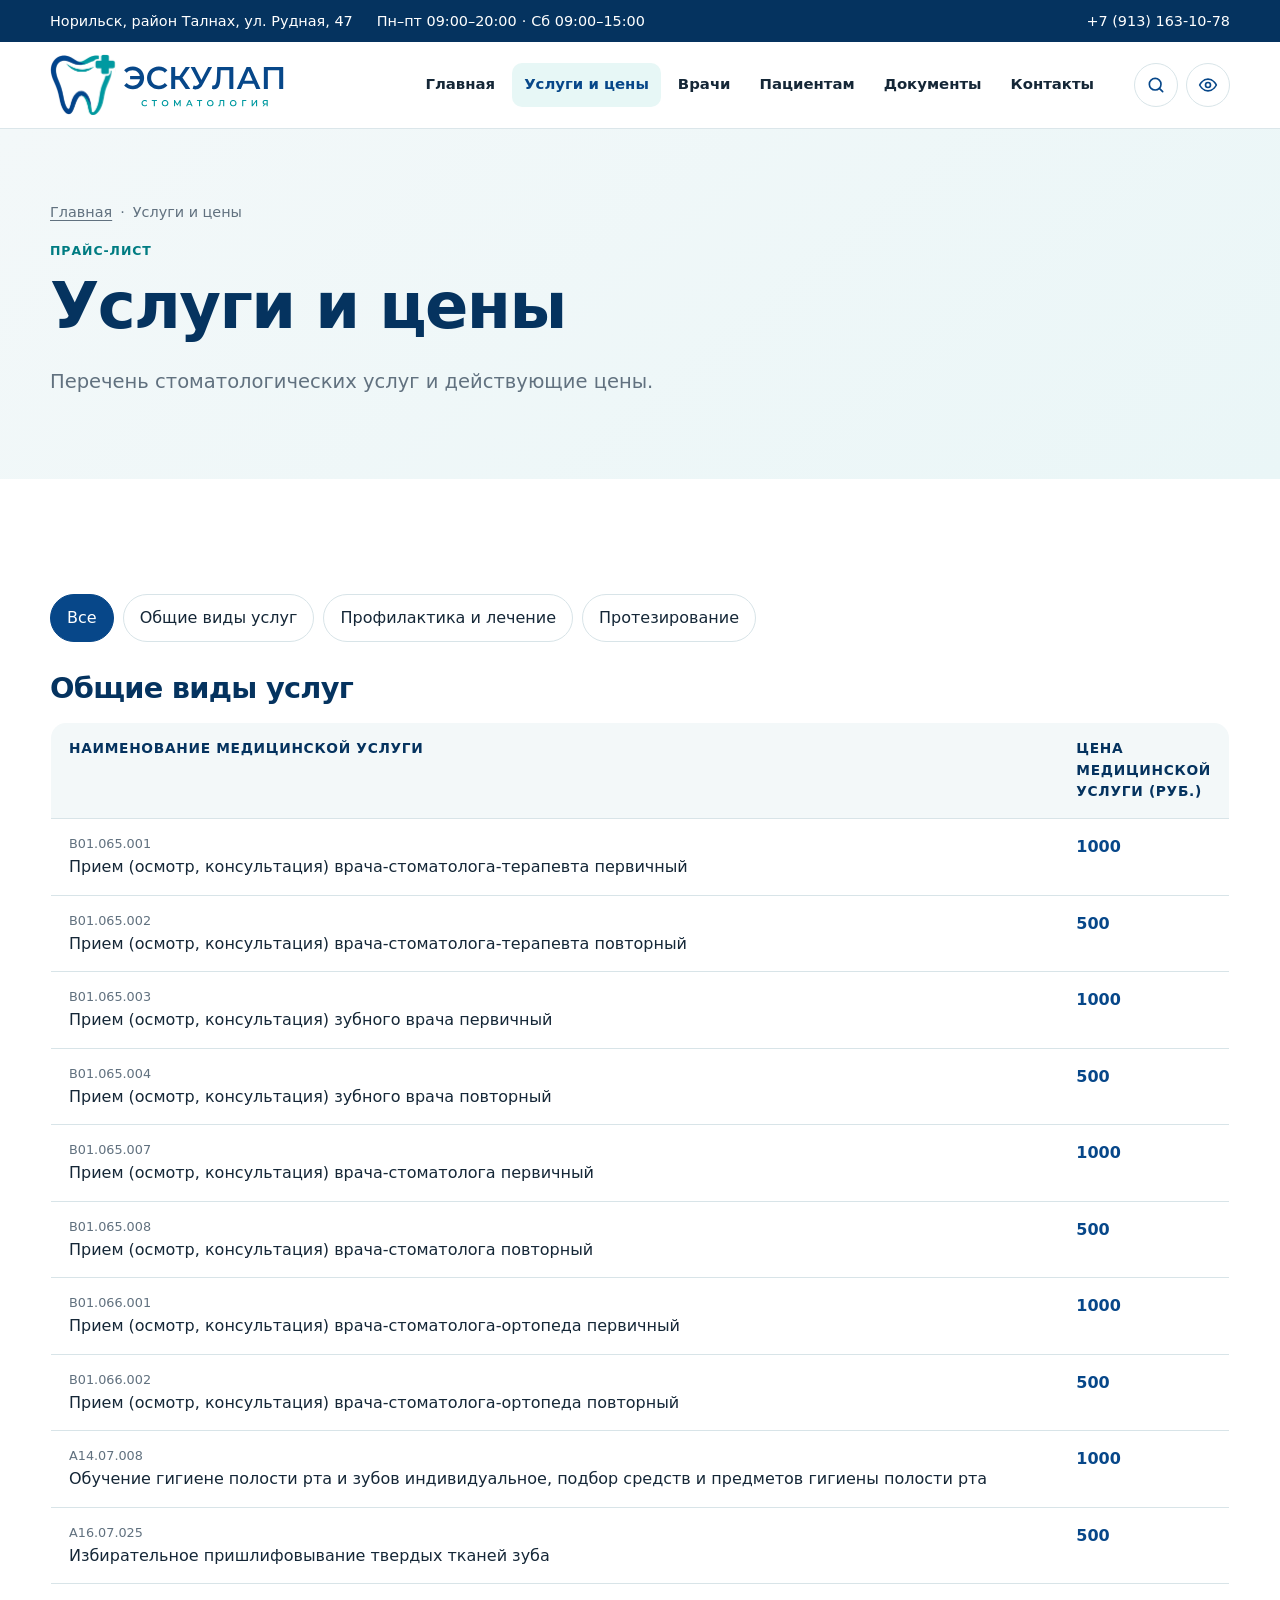
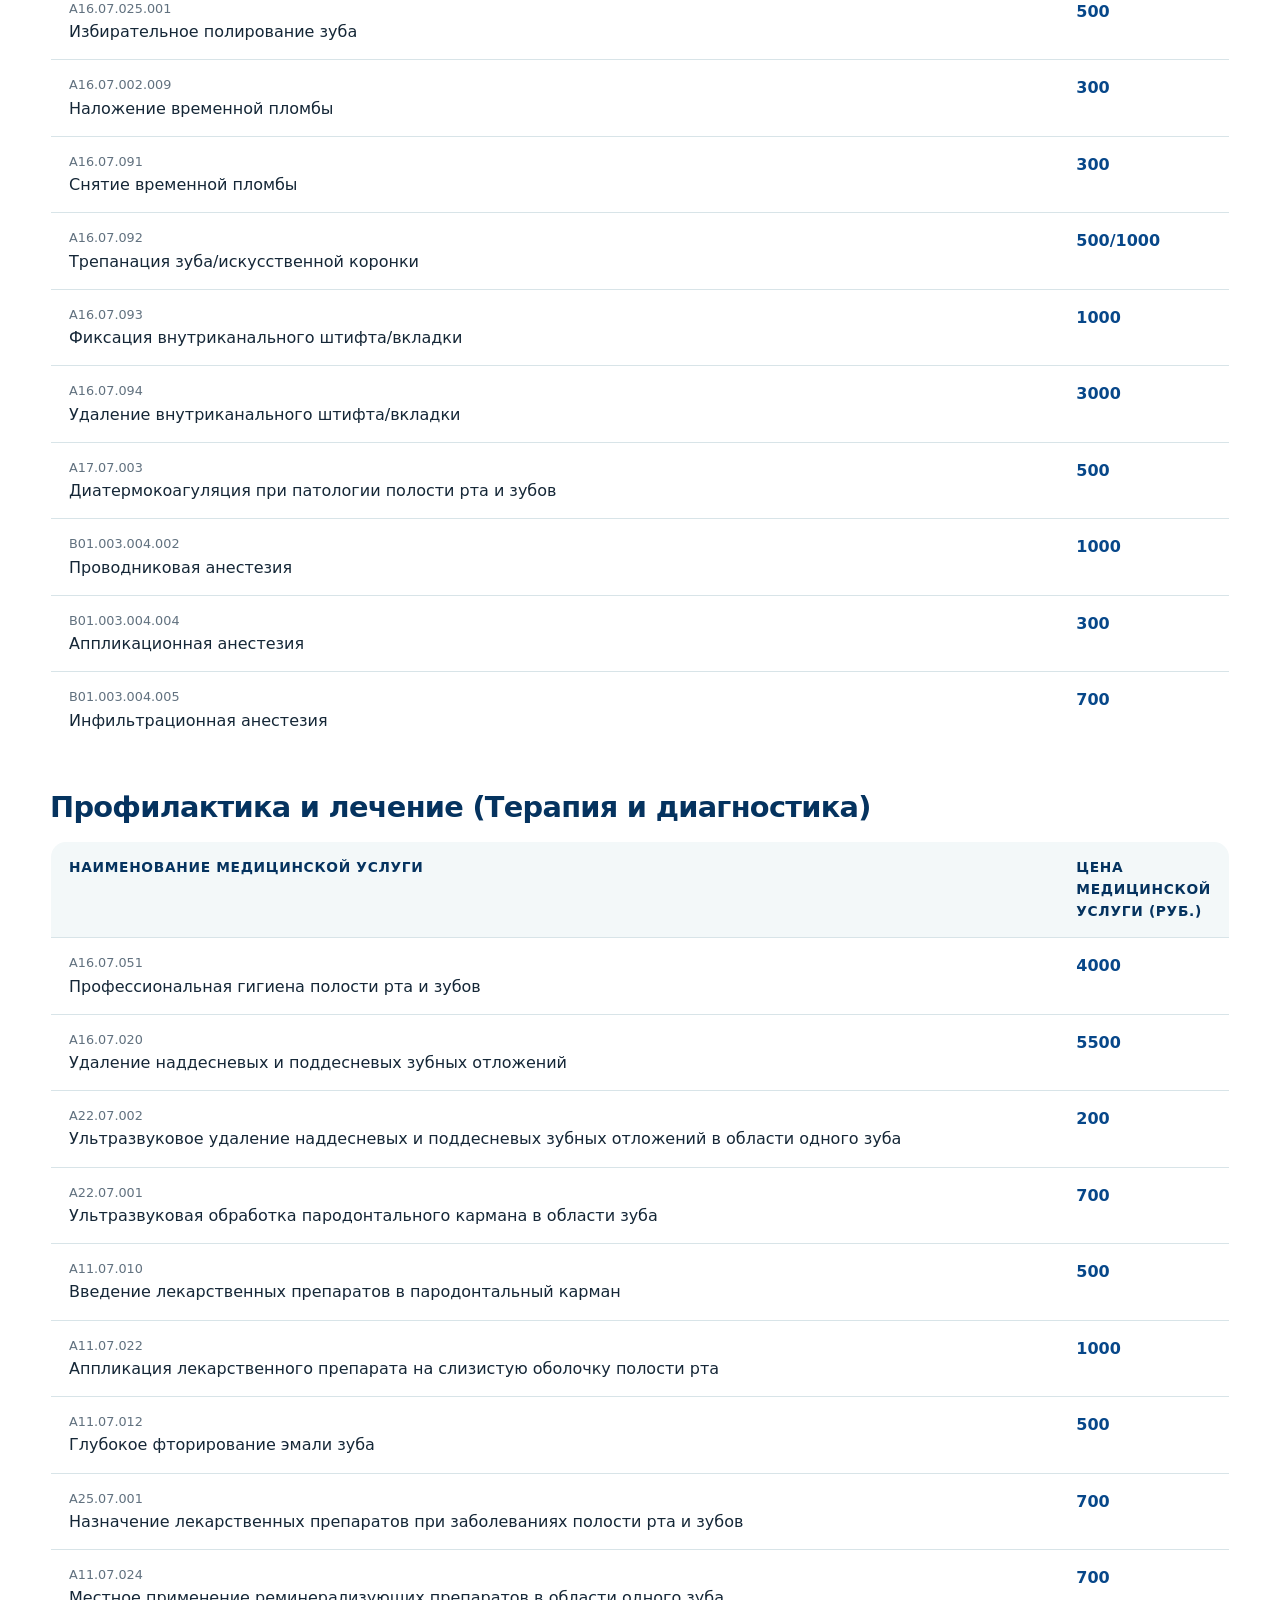
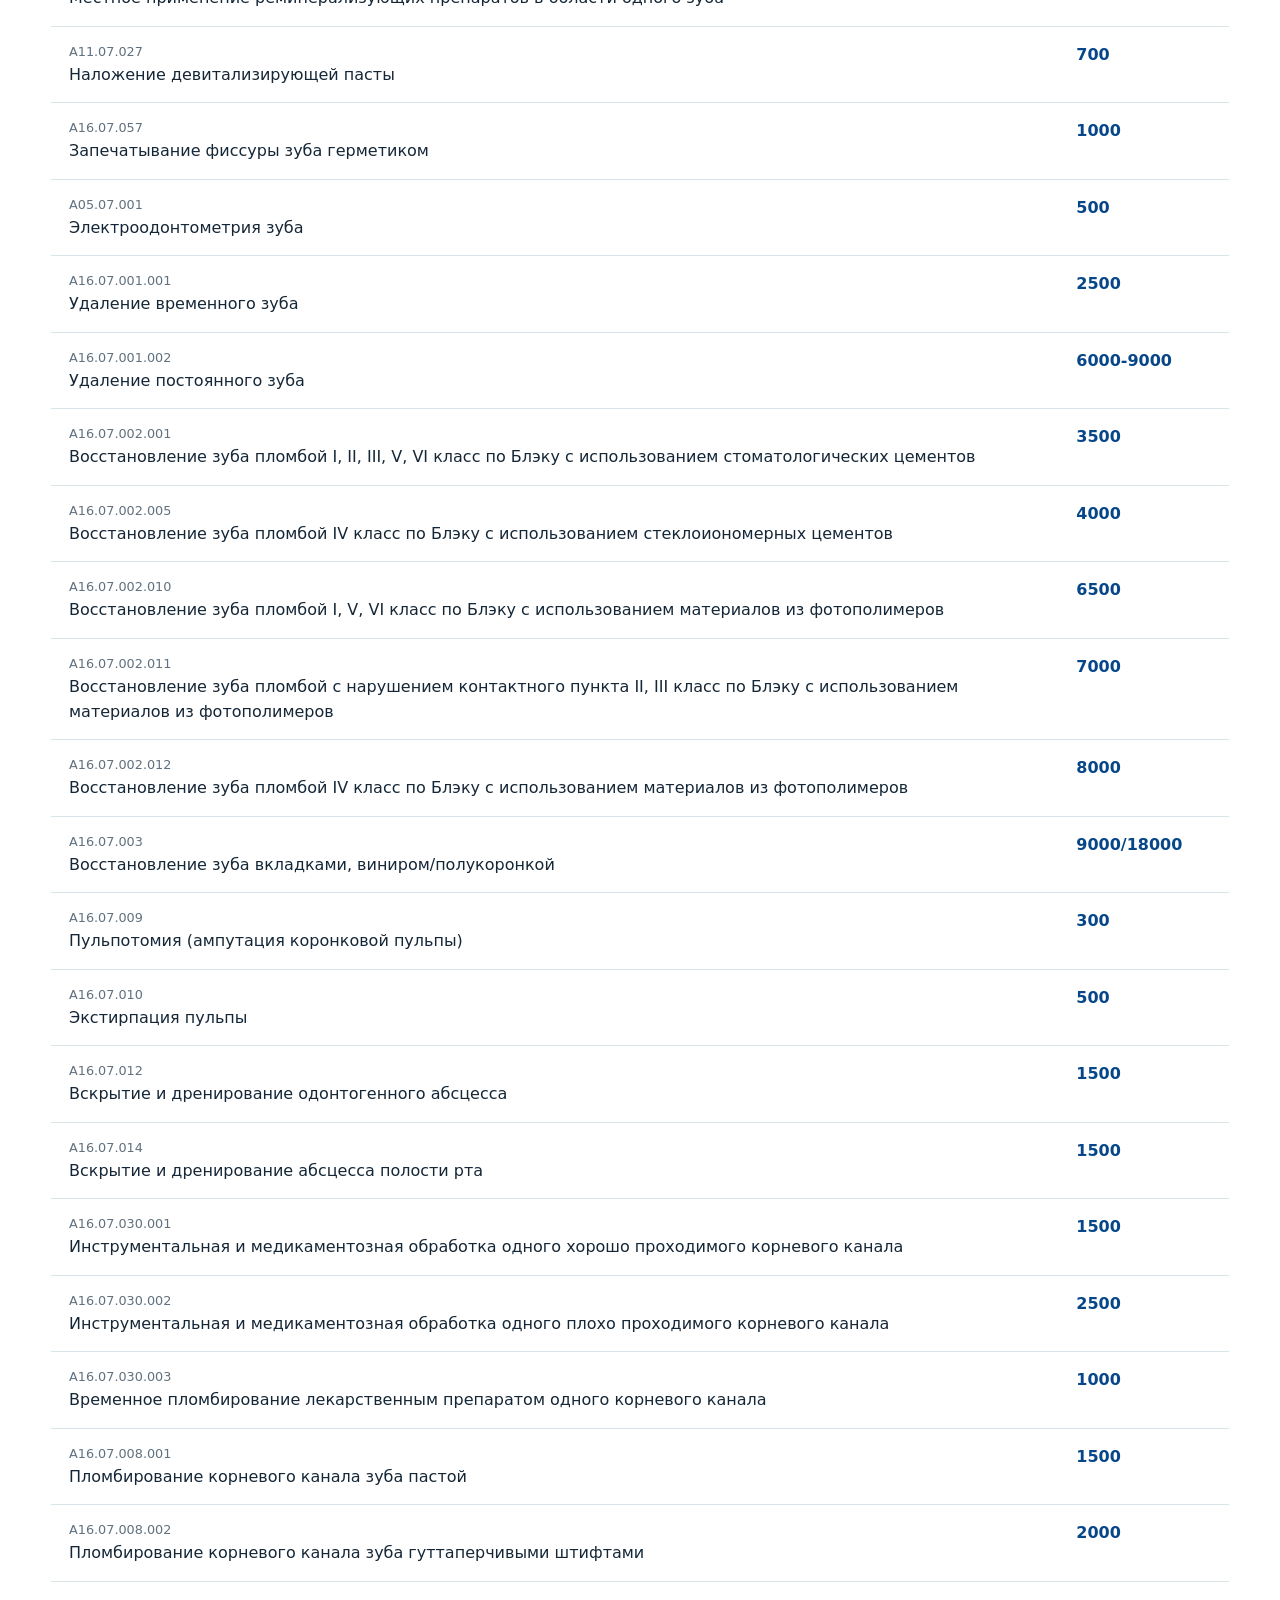
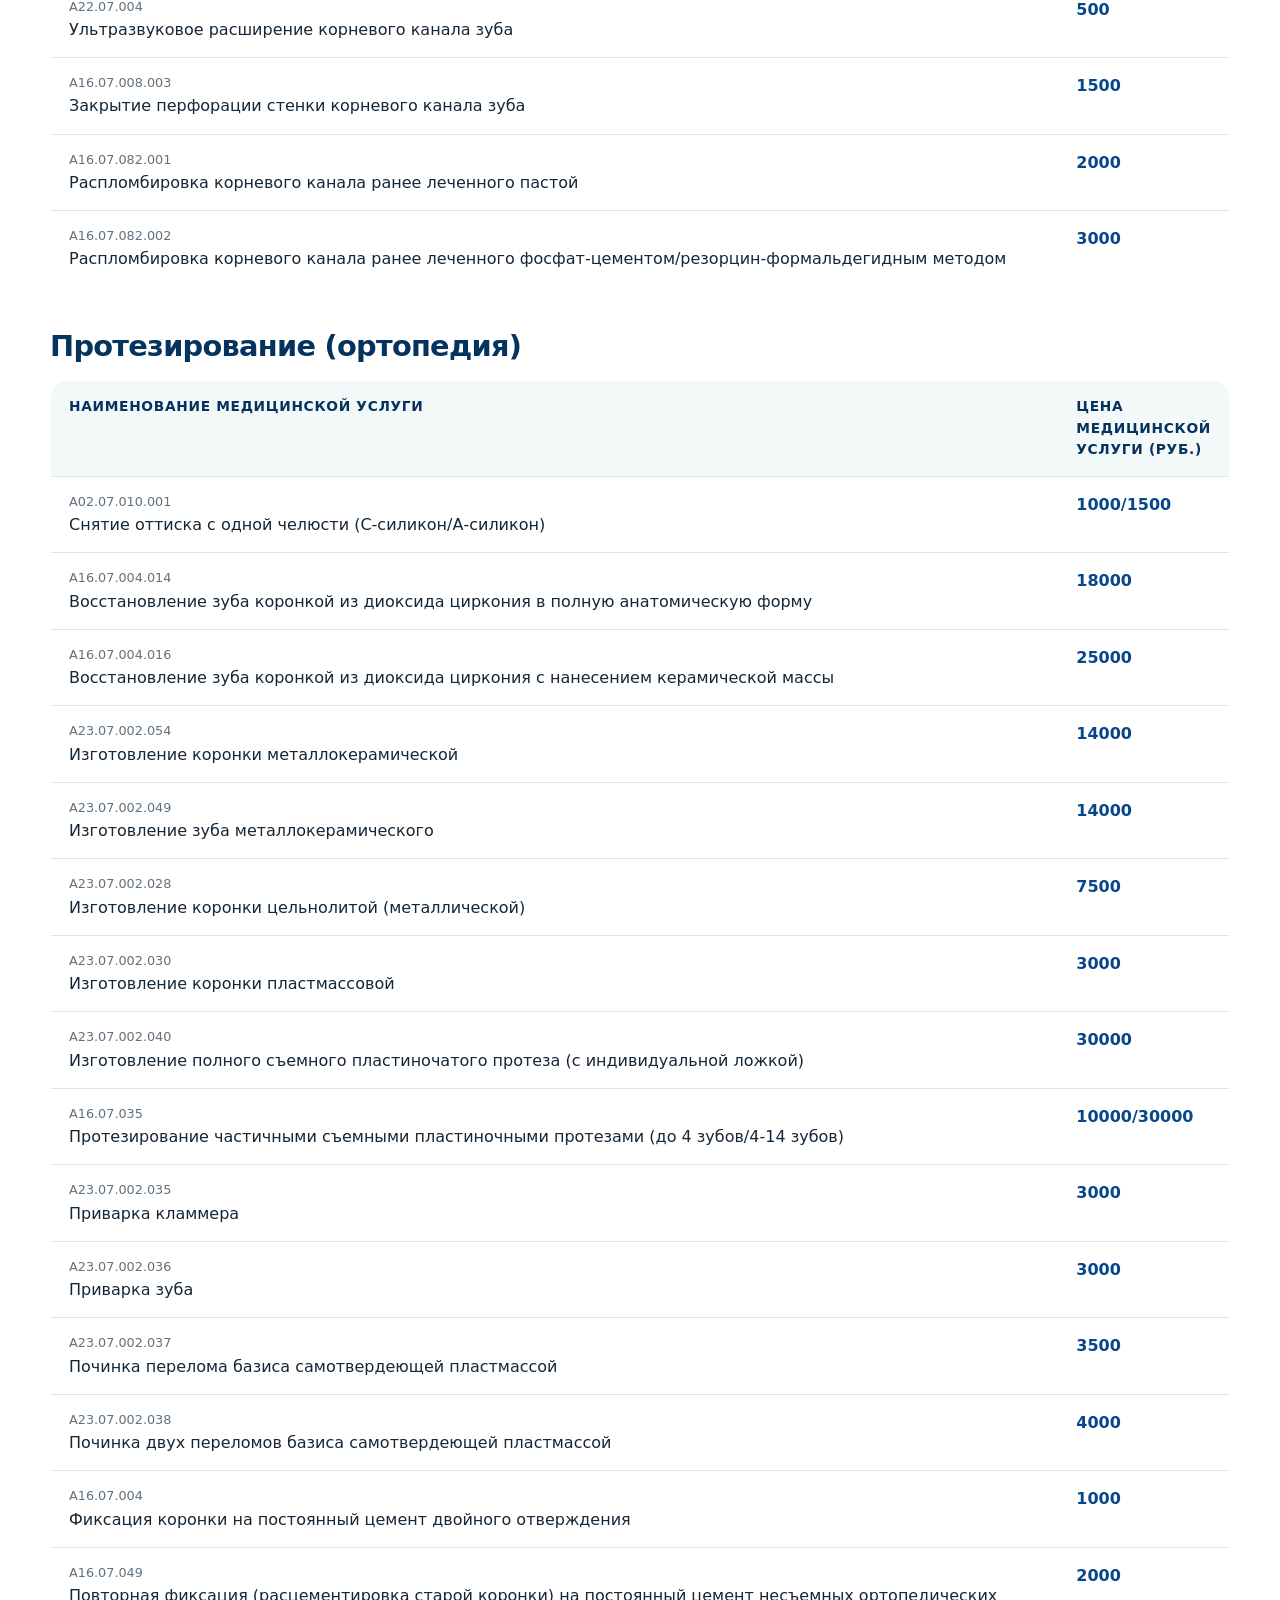
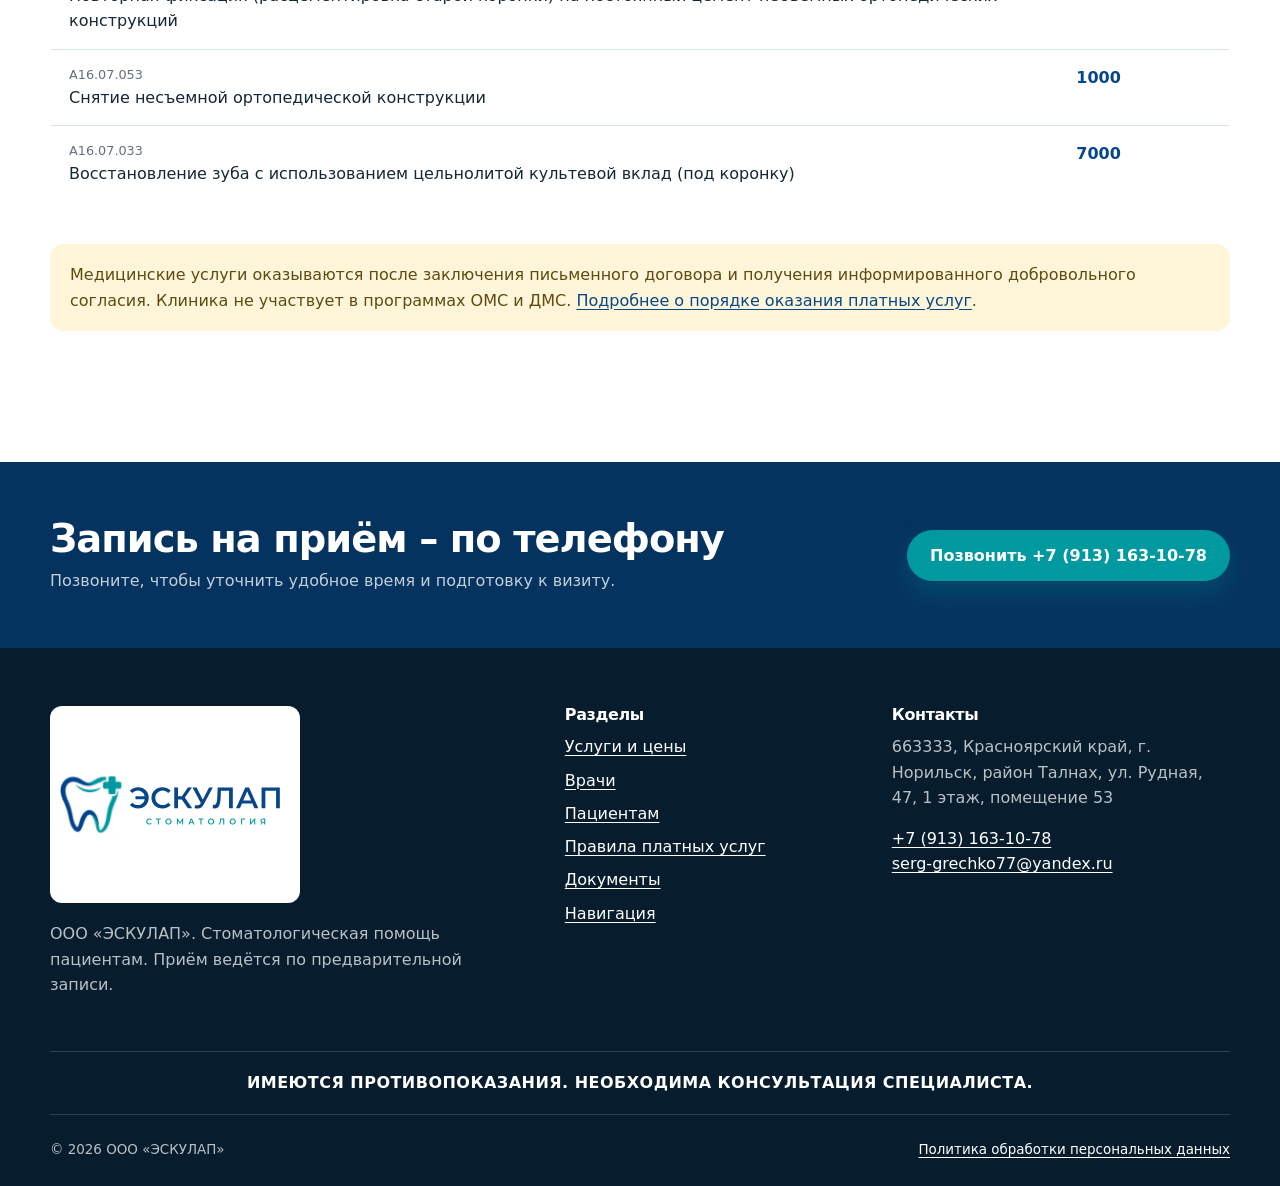
<file: services/index.html>
<!doctype html>
<html lang="ru">
  <head>
    <meta charset="utf-8" />
    <meta
      name="viewport"
      content="width=device-width, initial-scale=1, viewport-fit=cover"
    />
    <meta
      name="description"
      content="Цены на стоматологические услуги клиники «Эскулап» в Талнахе: общие виды услуг, профилактика и лечение, протезирование."
    />
    <meta name="theme-color" content="#074789" />
    <title>Услуги и цены – стоматология «Эскулап»</title>
    <meta property="og:type" content="website" />
    <meta property="og:locale" content="ru_RU" />
    <meta property="og:site_name" content="Стоматология «Эскулап»" />
    <meta property="og:title" content="Услуги и цены – стоматология «Эскулап»" />
    <meta property="og:description" content="Цены на стоматологические услуги клиники «Эскулап» в Талнахе: общие виды услуг, профилактика и лечение, протезирование." />
    <meta property="og:image" content="https://slavyanin2005.github.io/Dentists-Aesculapius-/media/social-preview.png?v=20261117-2" />
    <meta property="og:image:width" content="1200" />
    <meta property="og:image:height" content="630" />
    <meta property="og:image:type" content="image/png" />
    <meta property="og:image:alt" content="Логотип стоматологии «Эскулап»" />
    <meta name="twitter:card" content="summary_large_image" />
    <meta name="twitter:title" content="Услуги и цены – стоматология «Эскулап»" />
    <meta name="twitter:description" content="Цены на стоматологические услуги клиники «Эскулап» в Талнахе: общие виды услуг, профилактика и лечение, протезирование." />
    <meta name="twitter:image" content="https://slavyanin2005.github.io/Dentists-Aesculapius-/media/social-preview.png?v=20261117-2" />
    <meta name="twitter:image:alt" content="Логотип стоматологии «Эскулап»" />
    <base href="../" />
    <link
      rel="icon"
      href="media/favicon.svg?v=20261101-1"
      type="image/svg+xml"
    />
    <link rel="stylesheet" href="assets/css/styles.css?v=20261117-16" />
    <script src="assets/js/shell.js?v=20261117-6" defer></script>
    <script src="assets/js/main.js?v=20261117-4" defer></script>
  </head>
  <body>
    <div data-site-header></div>
    <main id="main">
      <section class="page-hero">
        <div class="container">
          <nav class="breadcrumbs" aria-label="Хлебные крошки">
            <a href="./">Главная</a><span>·</span><span>Услуги и цены</span>
          </nav>
          <p class="eyebrow">Прайс-лист</p>
          <h1>Услуги и цены</h1>
          <p class="lead">
            Перечень стоматологических услуг и действующие цены.
          </p>
        </div>
      </section>
      <section class="section">
        <div class="container">
          <div class="filter-bar" aria-label="Фильтр услуг">
            <button
              class="filter-button"
              type="button"
              data-filter="all"
              aria-pressed="true"
            >
              Все
            </button>
            <button
              class="filter-button"
              type="button"
              data-filter="general"
              aria-pressed="false"
            >
              Общие виды услуг
            </button>
            <button
              class="filter-button"
              type="button"
              data-filter="prevention-treatment"
              aria-pressed="false"
            >
              Профилактика и лечение
            </button>
            <button
              class="filter-button"
              type="button"
              data-filter="prosthetics"
              aria-pressed="false"
            >
              Протезирование
            </button>
          </div>

          <section
            class="price-section"
            id="general"
            data-service-category="general"
          >
            <h2>Общие виды услуг</h2>
            <table class="price-table">
              <thead>
                <tr>
                  <th>Наименование медицинской услуги</th>
                  <th>Цена медицинской услуги (руб.)</th>
                </tr>
              </thead>
              <tbody>
                <tr>
                  <td>
                    <span class="price-code">B01.065.001</span>Прием (осмотр,
                    консультация) врача-стоматолога-терапевта первичный
                  </td>
                  <td>1000</td>
                </tr>
                <tr>
                  <td>
                    <span class="price-code">B01.065.002</span>Прием (осмотр,
                    консультация) врача-стоматолога-терапевта повторный
                  </td>
                  <td>500</td>
                </tr>
                <tr>
                  <td>
                    <span class="price-code">B01.065.003</span>Прием (осмотр,
                    консультация) зубного врача первичный
                  </td>
                  <td>1000</td>
                </tr>
                <tr>
                  <td>
                    <span class="price-code">B01.065.004</span>Прием (осмотр,
                    консультация) зубного врача повторный
                  </td>
                  <td>500</td>
                </tr>
                <tr>
                  <td>
                    <span class="price-code">B01.065.007</span>Прием (осмотр,
                    консультация) врача-стоматолога первичный
                  </td>
                  <td>1000</td>
                </tr>
                <tr>
                  <td>
                    <span class="price-code">B01.065.008</span>Прием (осмотр,
                    консультация) врача-стоматолога повторный
                  </td>
                  <td>500</td>
                </tr>
                <tr>
                  <td>
                    <span class="price-code">B01.066.001</span>Прием (осмотр,
                    консультация) врача-стоматолога-ортопеда первичный
                  </td>
                  <td>1000</td>
                </tr>
                <tr>
                  <td>
                    <span class="price-code">B01.066.002</span>Прием (осмотр,
                    консультация) врача-стоматолога-ортопеда повторный
                  </td>
                  <td>500</td>
                </tr>
                <tr>
                  <td>
                    <span class="price-code">A14.07.008</span>Обучение гигиене
                    полости рта и зубов индивидуальное, подбор средств и
                    предметов гигиены полости рта
                  </td>
                  <td>1000</td>
                </tr>
                <tr>
                  <td>
                    <span class="price-code">A16.07.025</span>Избирательное
                    пришлифовывание твердых тканей зуба
                  </td>
                  <td>500</td>
                </tr>
                <tr>
                  <td>
                    <span class="price-code">A16.07.025.001</span>Избирательное
                    полирование зуба
                  </td>
                  <td>500</td>
                </tr>
                <tr>
                  <td>
                    <span class="price-code">A16.07.002.009</span>Наложение
                    временной пломбы
                  </td>
                  <td>300</td>
                </tr>
                <tr>
                  <td>
                    <span class="price-code">A16.07.091</span>Снятие временной
                    пломбы
                  </td>
                  <td>300</td>
                </tr>
                <tr>
                  <td>
                    <span class="price-code">A16.07.092</span>Трепанация зуба/искусственной
                    коронки
                  </td>
                  <td>500/1000</td>
                </tr>
                <tr>
                  <td>
                    <span class="price-code">A16.07.093</span>Фиксация
                    внутриканального штифта/вкладки
                  </td>
                  <td>1000</td>
                </tr>
                <tr>
                  <td>
                    <span class="price-code">A16.07.094</span>Удаление
                    внутриканального штифта/вкладки
                  </td>
                  <td>3000</td>
                </tr>
                <tr>
                  <td>
                    <span class="price-code">A17.07.003</span>Диатермокоагуляция
                    при патологии полости рта и зубов
                  </td>
                  <td>500</td>
                </tr>
                <tr>
                  <td>
                    <span class="price-code">B01.003.004.002</span>Проводниковая
                    анестезия
                  </td>
                  <td>1000</td>
                </tr>
                <tr>
                  <td>
                    <span class="price-code">B01.003.004.004</span
                    >Аппликационная анестезия
                  </td>
                  <td>300</td>
                </tr>
                <tr>
                  <td>
                    <span class="price-code">B01.003.004.005</span
                    >Инфильтрационная анестезия
                  </td>
                  <td>700</td>
                </tr>
              </tbody>
            </table>
          </section>

          <section
            class="price-section"
            id="prevention-treatment"
            data-service-category="prevention-treatment"
          >
            <h2>Профилактика и лечение (Терапия и диагностика)</h2>
            <table class="price-table">
              <thead>
                <tr>
                  <th>Наименование медицинской услуги</th>
                  <th>Цена медицинской услуги (руб.)</th>
                </tr>
              </thead>
              <tbody>
                <tr>
                  <td>
                    <span class="price-code">A16.07.051</span>Профессиональная
                    гигиена полости рта и зубов
                  </td>
                  <td>4000</td>
                </tr>
                <tr>
                  <td>
                    <span class="price-code">A16.07.020</span>Удаление
                    наддесневых и поддесневых зубных отложений
                  </td>
                  <td>5500</td>
                </tr>
                <tr>
                  <td>
                    <span class="price-code">A22.07.002</span>Ультразвуковое
                    удаление наддесневых и поддесневых зубных отложений в
                    области одного зуба
                  </td>
                  <td>200</td>
                </tr>
                <tr>
                  <td>
                    <span class="price-code">A22.07.001</span>Ультразвуковая
                    обработка пародонтального кармана в области зуба
                  </td>
                  <td>700</td>
                </tr>
                <tr>
                  <td>
                    <span class="price-code">A11.07.010</span>Введение
                    лекарственных препаратов в пародонтальный карман
                  </td>
                  <td>500</td>
                </tr>
                <tr>
                  <td>
                    <span class="price-code">A11.07.022</span>Аппликация
                    лекарственного препарата на слизистую оболочку полости рта
                  </td>
                  <td>1000</td>
                </tr>
                <tr>
                  <td>
                    <span class="price-code">A11.07.012</span>Глубокое
                    фторирование эмали зуба
                  </td>
                  <td>500</td>
                </tr>
                <tr>
                  <td>
                    <span class="price-code">A25.07.001</span>Назначение
                    лекарственных препаратов при заболеваниях полости рта и
                    зубов
                  </td>
                  <td>700</td>
                </tr>
                <tr>
                  <td>
                    <span class="price-code">A11.07.024</span>Местное применение
                    реминерализующих препаратов в области одного зуба
                  </td>
                  <td>700</td>
                </tr>
                <tr>
                  <td>
                    <span class="price-code">A11.07.027</span>Наложение
                    девитализирующей пасты
                  </td>
                  <td>700</td>
                </tr>
                <tr>
                  <td>
                    <span class="price-code">A16.07.057</span>Запечатывание
                    фиссуры зуба герметиком
                  </td>
                  <td>1000</td>
                </tr>
                <tr>
                  <td>
                    <span class="price-code">A05.07.001</span
                    >Электроодонтометрия зуба
                  </td>
                  <td>500</td>
                </tr>
                <tr>
                  <td>
                    <span class="price-code">A16.07.001.001</span>Удаление
                    временного зуба
                  </td>
                  <td>2500</td>
                </tr>
                <tr>
                  <td>
                    <span class="price-code">A16.07.001.002</span>Удаление
                    постоянного зуба
                  </td>
                  <td>6000-9000</td>
                </tr>
                <tr>
                  <td>
                    <span class="price-code">A16.07.002.001</span>Восстановление
                    зуба пломбой I, II, III, V, VI класс по Блэку с
                    использованием стоматологических цементов
                  </td>
                  <td>3500</td>
                </tr>
                <tr>
                  <td>
                    <span class="price-code">A16.07.002.005</span>Восстановление
                    зуба пломбой IV класс по Блэку с использованием
                    стеклоиономерных цементов
                  </td>
                  <td>4000</td>
                </tr>
                <tr>
                  <td>
                    <span class="price-code">A16.07.002.010</span>Восстановление
                    зуба пломбой I, V, VI класс по Блэку с использованием
                    материалов из фотополимеров
                  </td>
                  <td>6500</td>
                </tr>
                <tr>
                  <td>
                    <span class="price-code">A16.07.002.011</span>Восстановление
                    зуба пломбой с нарушением контактного пункта II, III класс
                    по Блэку с использованием материалов из фотополимеров
                  </td>
                  <td>7000</td>
                </tr>
                <tr>
                  <td>
                    <span class="price-code">A16.07.002.012</span>Восстановление
                    зуба пломбой IV класс по Блэку с использованием материалов
                    из фотополимеров
                  </td>
                  <td>8000</td>
                </tr>
                <tr>
                  <td>
                    <span class="price-code">A16.07.003</span>Восстановление
                    зуба вкладками, виниром/полукоронкой
                  </td>
                  <td>9000/18000</td>
                </tr>
                <tr>
                  <td>
                    <span class="price-code">A16.07.009</span>Пульпотомия
                    (ампутация коронковой пульпы)
                  </td>
                  <td>300</td>
                </tr>
                <tr>
                  <td>
                    <span class="price-code">A16.07.010</span>Экстирпация пульпы
                  </td>
                  <td>500</td>
                </tr>
                <tr>
                  <td>
                    <span class="price-code">A16.07.012</span>Вскрытие и
                    дренирование одонтогенного абсцесса
                  </td>
                  <td>1500</td>
                </tr>
                <tr>
                  <td>
                    <span class="price-code">A16.07.014</span>Вскрытие и
                    дренирование абсцесса полости рта
                  </td>
                  <td>1500</td>
                </tr>
                <tr>
                  <td>
                    <span class="price-code">A16.07.030.001</span
                    >Инструментальная и медикаментозная обработка одного хорошо
                    проходимого корневого канала
                  </td>
                  <td>1500</td>
                </tr>
                <tr>
                  <td>
                    <span class="price-code">A16.07.030.002</span
                    >Инструментальная и медикаментозная обработка одного плохо
                    проходимого корневого канала
                  </td>
                  <td>2500</td>
                </tr>
                <tr>
                  <td>
                    <span class="price-code">A16.07.030.003</span>Временное
                    пломбирование лекарственным препаратом одного корневого
                    канала
                  </td>
                  <td>1000</td>
                </tr>
                <tr>
                  <td>
                    <span class="price-code">A16.07.008.001</span>Пломбирование
                    корневого канала зуба пастой
                  </td>
                  <td>1500</td>
                </tr>
                <tr>
                  <td>
                    <span class="price-code">A16.07.008.002</span>Пломбирование
                    корневого канала зуба гуттаперчивыми штифтами
                  </td>
                  <td>2000</td>
                </tr>
                <tr>
                  <td>
                    <span class="price-code">A22.07.004</span>Ультразвуковое
                    расширение корневого канала зуба
                  </td>
                  <td>500</td>
                </tr>
                <tr>
                  <td>
                    <span class="price-code">A16.07.008.003</span>Закрытие
                    перфорации стенки корневого канала зуба
                  </td>
                  <td>1500</td>
                </tr>
                <tr>
                  <td>
                    <span class="price-code">A16.07.082.001</span>Распломбировка
                    корневого канала ранее леченного пастой
                  </td>
                  <td>2000</td>
                </tr>
                <tr>
                  <td>
                    <span class="price-code">A16.07.082.002</span>Распломбировка
                    корневого канала ранее леченного
                    фосфат-цементом/резорцин-формальдегидным методом
                  </td>
                  <td>3000</td>
                </tr>
              </tbody>
            </table>
          </section>

          <section
            class="price-section"
            id="prosthetics"
            data-service-category="prosthetics"
          >
            <h2>Протезирование (ортопедия)</h2>
            <table class="price-table">
              <thead>
                <tr>
                  <th>Наименование медицинской услуги</th>
                  <th>Цена медицинской услуги (руб.)</th>
                </tr>
              </thead>
              <tbody>
                <tr>
                  <td>
                    <span class="price-code">A02.07.010.001</span>Снятие оттиска
                    с одной челюсти (С-силикон/А-силикон)
                  </td>
                  <td>1000/1500</td>
                </tr>
                <tr>
                  <td>
                    <span class="price-code">A16.07.004.014</span>Восстановление
                    зуба коронкой из диоксида циркония в полную анатомическую
                    форму
                  </td>
                  <td>18000</td>
                </tr>
                <tr>
                  <td>
                    <span class="price-code">A16.07.004.016</span>Восстановление
                    зуба коронкой из диоксида циркония с нанесением керамической
                    массы
                  </td>
                  <td>25000</td>
                </tr>
                <tr>
                  <td>
                    <span class="price-code">A23.07.002.054</span>Изготовление
                    коронки металлокерамической
                  </td>
                  <td>14000</td>
                </tr>
                <tr>
                  <td>
                    <span class="price-code">A23.07.002.049</span>Изготовление
                    зуба металлокерамического
                  </td>
                  <td>14000</td>
                </tr>
                <tr>
                  <td>
                    <span class="price-code">A23.07.002.028</span>Изготовление
                    коронки цельнолитой (металлической)
                  </td>
                  <td>7500</td>
                </tr>
                <tr>
                  <td>
                    <span class="price-code">A23.07.002.030</span>Изготовление
                    коронки пластмассовой
                  </td>
                  <td>3000</td>
                </tr>
                <tr>
                  <td>
                    <span class="price-code">A23.07.002.040</span>Изготовление
                    полного съемного пластиночатого протеза (с индивидуальной
                    ложкой)
                  </td>
                  <td>30000</td>
                </tr>
                <tr>
                  <td>
                    <span class="price-code">A16.07.035</span>Протезирование
                    частичными съемными пластиночными протезами (до 4 зубов/4-14
                    зубов)
                  </td>
                  <td>10000/30000</td>
                </tr>
                <tr>
                  <td>
                    <span class="price-code">A23.07.002.035</span>Приварка
                    кламмера
                  </td>
                  <td>3000</td>
                </tr>
                <tr>
                  <td>
                    <span class="price-code">A23.07.002.036</span>Приварка зуба
                  </td>
                  <td>3000</td>
                </tr>
                <tr>
                  <td>
                    <span class="price-code">A23.07.002.037</span>Починка
                    перелома базиса самотвердеющей пластмассой
                  </td>
                  <td>3500</td>
                </tr>
                <tr>
                  <td>
                    <span class="price-code">A23.07.002.038</span>Починка двух
                    переломов базиса самотвердеющей пластмассой
                  </td>
                  <td>4000</td>
                </tr>
                <tr>
                  <td>
                    <span class="price-code">A16.07.004</span>Фиксация коронки
                    на постоянный цемент двойного отверждения
                  </td>
                  <td>1000</td>
                </tr>
                <tr>
                  <td>
                    <span class="price-code">A16.07.049</span>Повторная фиксация
                    (расцементировка старой коронки) на постоянный цемент
                    несъемных ортопедических конструкций
                  </td>
                  <td>2000</td>
                </tr>
                <tr>
                  <td>
                    <span class="price-code">A16.07.053</span>Снятие несъемной
                    ортопедической конструкции
                  </td>
                  <td>1000</td>
                </tr>
                <tr>
                  <td>
                    <span class="price-code">A16.07.033</span>Восстановление
                    зуба с использованием цельнолитой культевой вклад (под
                    коронку)
                  </td>
                  <td>7000</td>
                </tr>
              </tbody>
            </table>
          </section>

          <p class="status-note">
            Медицинские услуги оказываются после заключения письменного договора
            и получения информированного добровольного согласия. Клиника не
            участвует в программах ОМС и ДМС.
            <a href="patients/#paid-services"
              >Подробнее о порядке оказания платных услуг</a
            >.
          </p>
        </div>
      </section>
    </main>
    <div data-site-footer></div>
  </body>
</html>
</file>
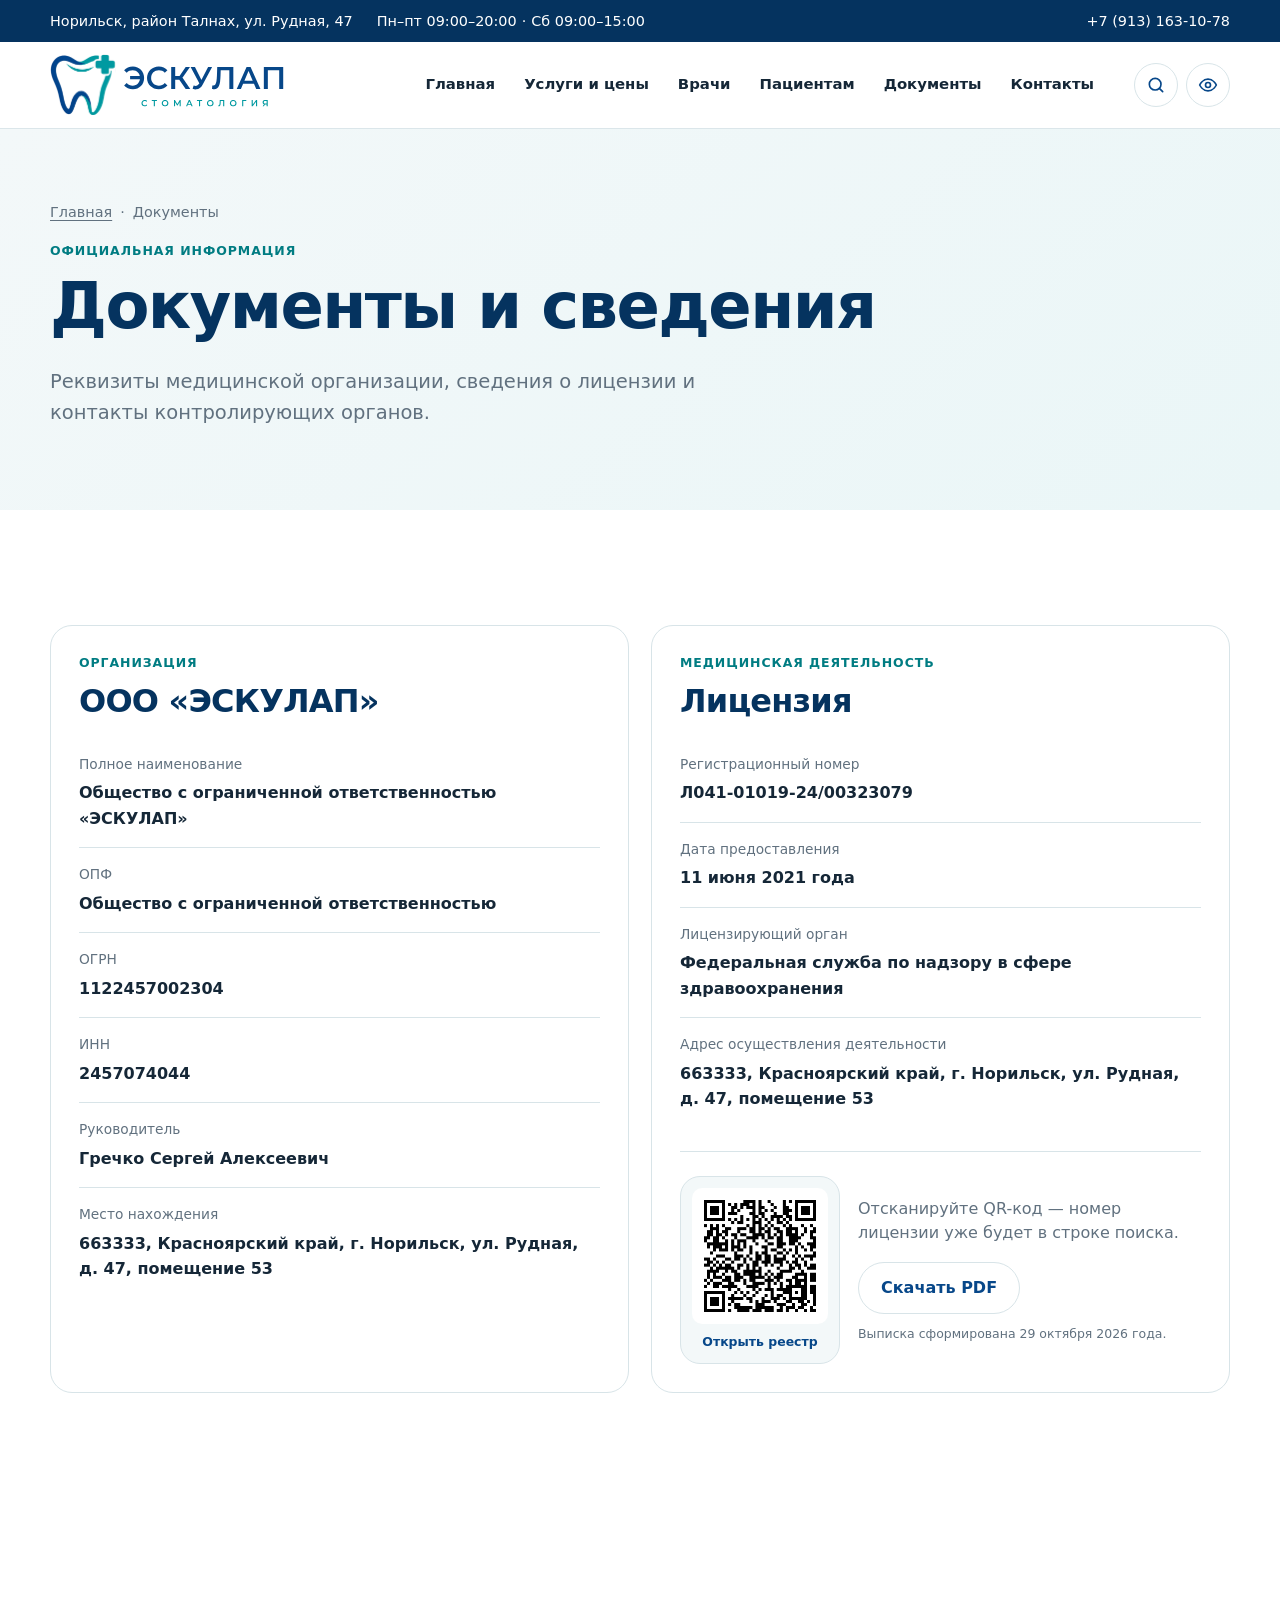
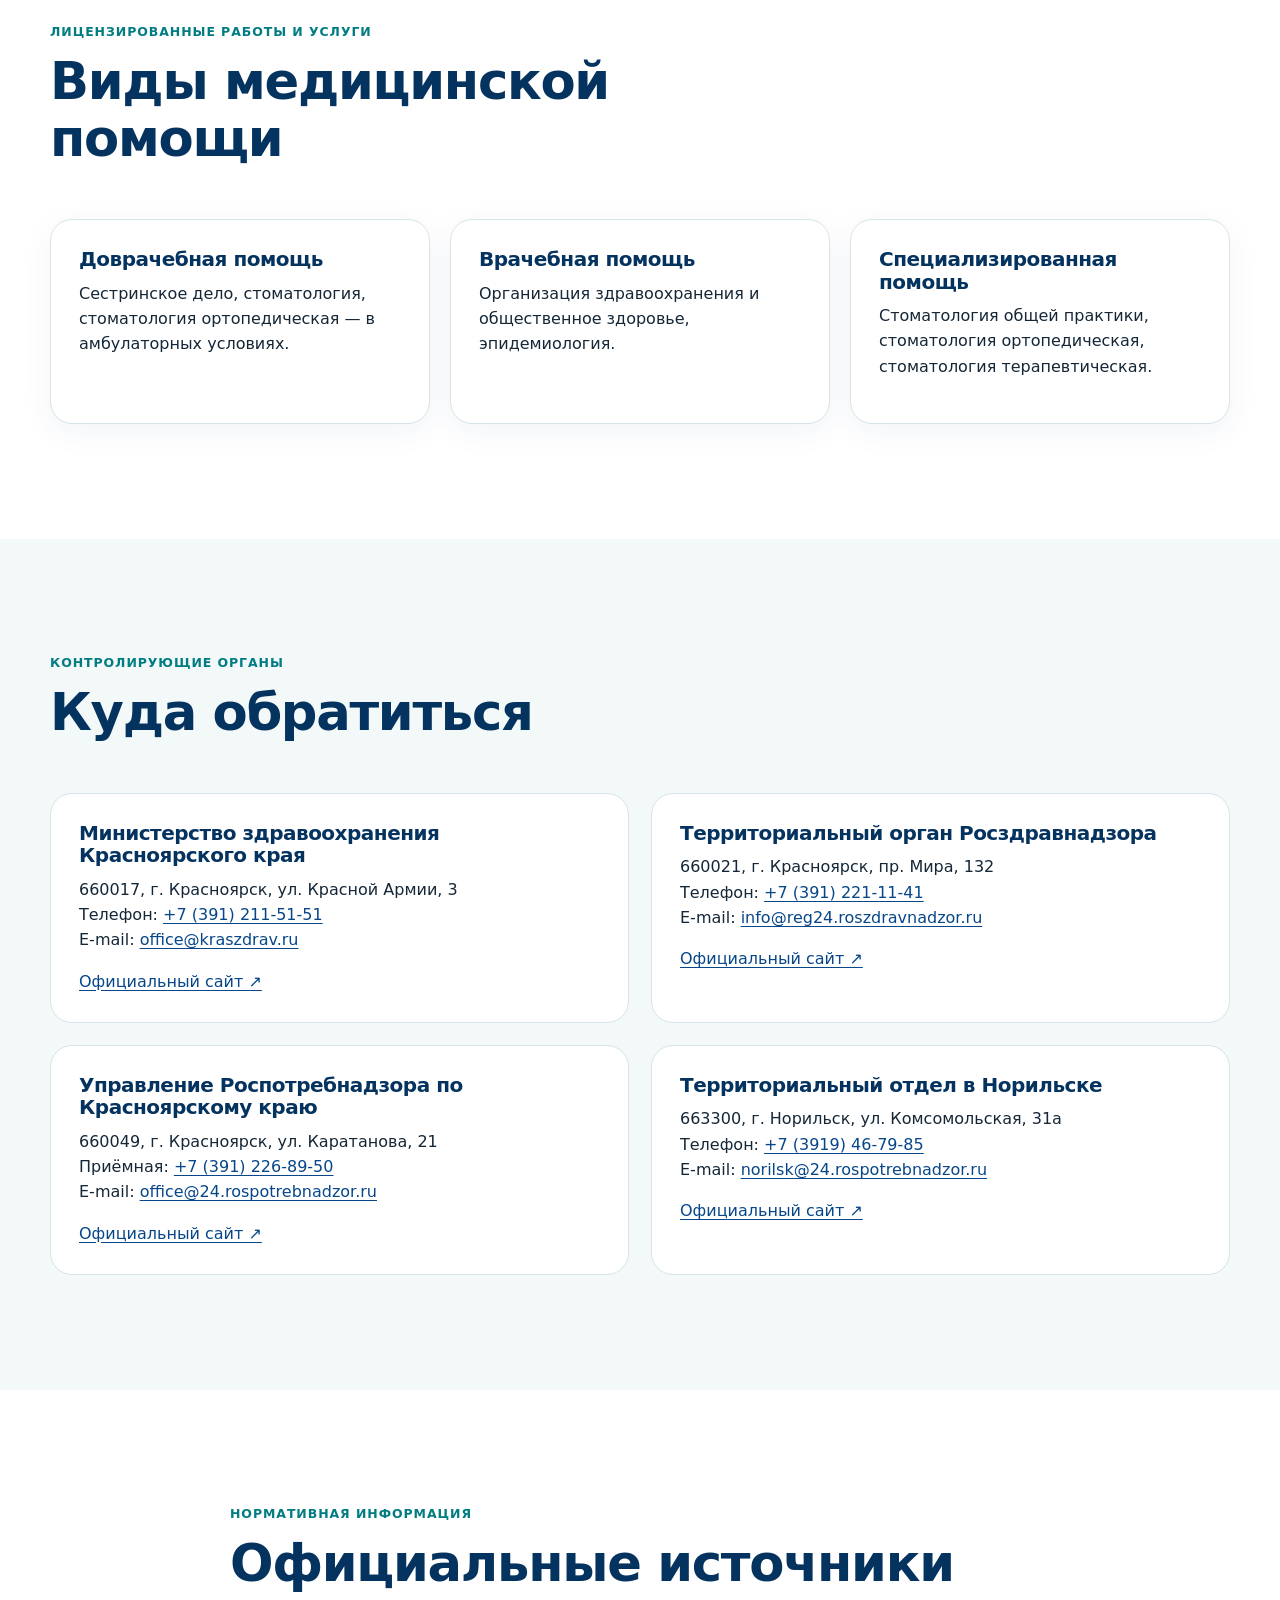
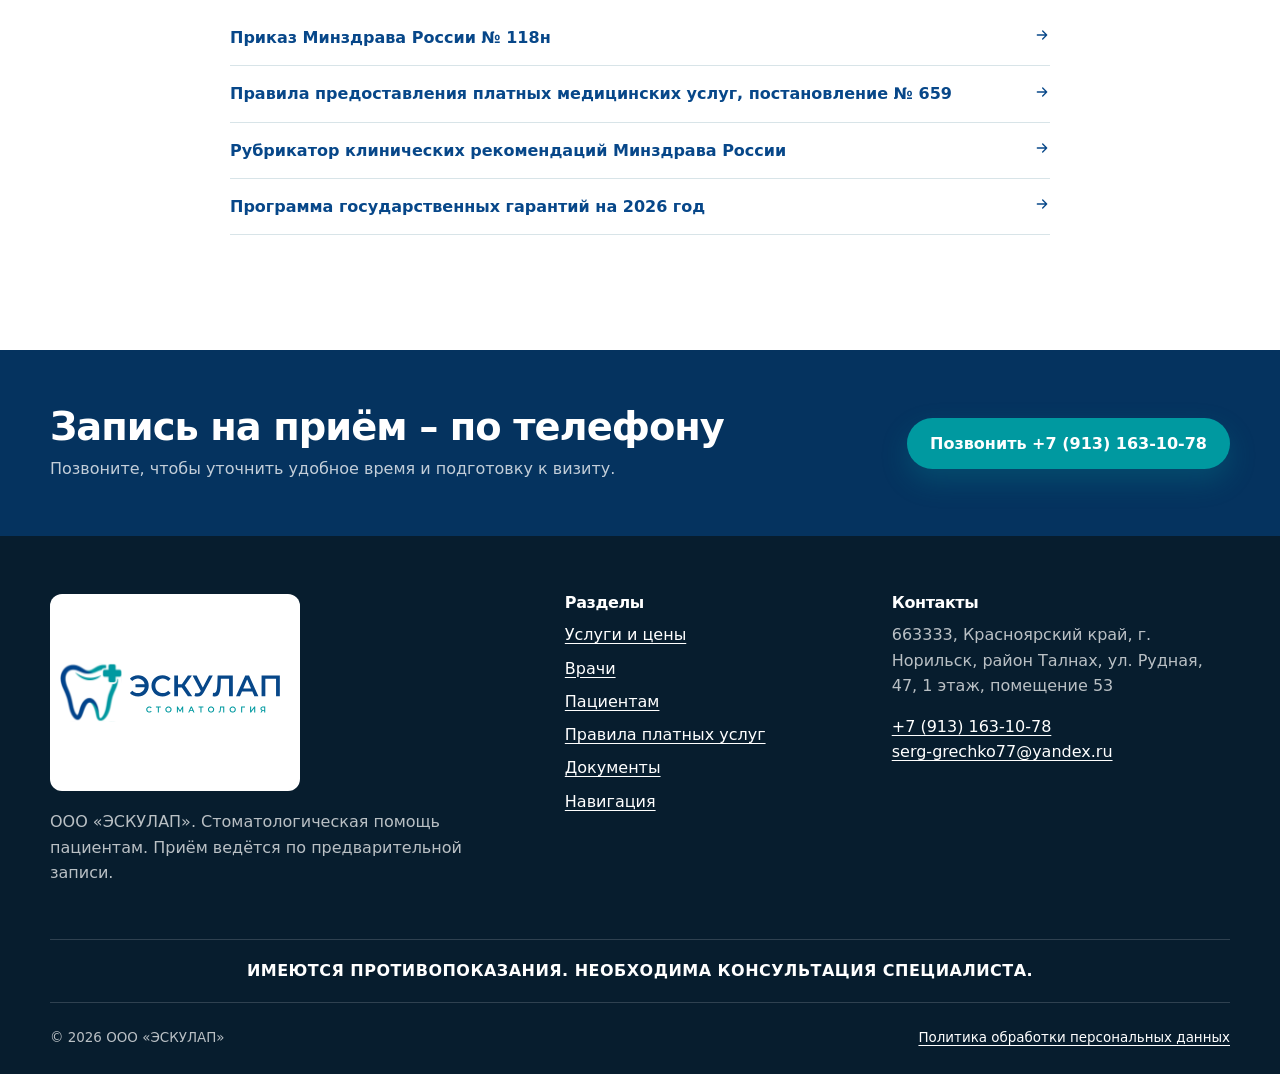
<file: documents.html>
<!doctype html>
<html lang="ru">
<head>
  <meta charset="utf-8"><meta name="viewport" content="width=device-width, initial-scale=1, viewport-fit=cover"><meta name="description" content="Лицензия, реквизиты и обязательная информация стоматологической клиники ООО «ЭСКУЛАП»."><meta name="theme-color" content="#074789"><title>Документы и лицензия — стоматология «Эскулап»</title>
  <link rel="icon" href="media/favicon.svg?v=20261101-1" type="image/svg+xml">
  <link rel="stylesheet" href="assets/css/styles.css?v=20261031-4"><script src="assets/js/shell.js?v=20261031-4" defer></script><script src="assets/js/main.js" defer></script>
</head>
<body><div data-site-header></div><main id="main">
  <section class="page-hero"><div class="container"><nav class="breadcrumbs" aria-label="Хлебные крошки"><a href="index.html">Главная</a><span>·</span><span>Документы</span></nav><p class="eyebrow">Официальная информация</p><h1>Документы и сведения</h1><p class="lead">Реквизиты медицинской организации, сведения о лицензии и контакты контролирующих органов.</p></div></section>

  <section class="section"><div class="container info-grid">
    <article class="info-card"><p class="eyebrow">Организация</p><h2 style="font-size:2rem">ООО «ЭСКУЛАП»</h2><dl class="definition-list"><div><dt>Полное наименование</dt><dd>Общество с ограниченной ответственностью «ЭСКУЛАП»</dd></div><div><dt>ОПФ</dt><dd>Общество с ограниченной ответственностью</dd></div><div><dt>ОГРН</dt><dd>1122457002304</dd></div><div><dt>ИНН</dt><dd>2457074044</dd></div><div><dt>Руководитель</dt><dd>Гречко Сергей Алексеевич</dd></div><div><dt>Место нахождения</dt><dd>663333, Красноярский край, г. Норильск, ул. Рудная, д. 47, помещение 53</dd></div></dl></article>
    <article class="info-card"><p class="eyebrow">Медицинская деятельность</p><h2 style="font-size:2rem">Лицензия</h2><dl class="definition-list"><div><dt>Регистрационный номер</dt><dd>Л041-01019-24/00323079</dd></div><div><dt>Дата предоставления</dt><dd>11 июня 2021 года</dd></div><div><dt>Лицензирующий орган</dt><dd>Федеральная служба по надзору в сфере здравоохранения</dd></div><div><dt>Адрес осуществления деятельности</dt><dd>663333, Красноярский край, г. Норильск, ул. Рудная, д. 47, помещение 53</dd></div></dl><div class="license-access"><a class="license-access__qr" href="https://roszdravnadzor.gov.ru/services/licenses?q_no=%D0%9B041-01019-24%2F00323079" target="_blank" rel="noopener" aria-label="Открыть поиск лицензии ООО Эскулап в Едином реестре Росздравнадзора"><img src="assets/documents/license-qr.png" width="540" height="540" alt="QR-код для перехода к поиску лицензии ООО Эскулап в Едином реестре Росздравнадзора"><span>Открыть реестр</span></a><div class="license-access__content"><p>Отсканируйте QR-код — номер лицензии уже будет в строке поиска.</p><a class="button button--secondary" href="assets/documents/license-extract-2026-10-29.pdf" download>Скачать PDF</a><small>Выписка сформирована 29 октября 2026 года.</small></div></div></article>
  </div></section>

  <section class="section"><div class="container"><div class="section-heading"><div><p class="eyebrow">Лицензированные работы и услуги</p><h2>Виды медицинской помощи</h2></div></div><div class="card-grid">
    <article class="card"><h3>Доврачебная помощь</h3><p>Сестринское дело, стоматология, стоматология ортопедическая — в амбулаторных условиях.</p></article>
    <article class="card"><h3>Врачебная помощь</h3><p>Организация здравоохранения и общественное здоровье, эпидемиология.</p></article>
    <article class="card"><h3>Специализированная помощь</h3><p>Стоматология общей практики, стоматология ортопедическая, стоматология терапевтическая.</p></article>
  </div></div></section>

  <section class="section section--soft" id="controllers"><div class="container"><div class="section-heading"><div><p class="eyebrow">Контролирующие органы</p><h2>Куда обратиться</h2></div></div><div class="info-grid">
    <article class="info-card"><h3>Министерство здравоохранения Красноярского края</h3><p>660017, г. Красноярск, ул. Красной Армии, 3<br>Телефон: <a href="tel:+73912115151">+7 (391) 211-51-51</a><br>E-mail: <a href="mailto:office@kraszdrav.ru">office@kraszdrav.ru</a></p><a href="https://kraszdrav.ru" target="_blank" rel="noopener">Официальный сайт ↗</a></article>
    <article class="info-card"><h3>Территориальный орган Росздравнадзора</h3><p>660021, г. Красноярск, пр. Мира, 132<br>Телефон: <a href="tel:+73912211141">+7 (391) 221-11-41</a><br>E-mail: <a href="mailto:info@reg24.roszdravnadzor.ru">info@reg24.roszdravnadzor.ru</a></p><a href="https://24reg.roszdravnadzor.gov.ru" target="_blank" rel="noopener">Официальный сайт ↗</a></article>
    <article class="info-card"><h3>Управление Роспотребнадзора по Красноярскому краю</h3><p>660049, г. Красноярск, ул. Каратанова, 21<br>Приёмная: <a href="tel:+73912268950">+7 (391) 226-89-50</a><br>E-mail: <a href="mailto:office@24.rospotrebnadzor.ru">office@24.rospotrebnadzor.ru</a></p><a href="https://24.rospotrebnadzor.ru" target="_blank" rel="noopener">Официальный сайт ↗</a></article>
    <article class="info-card"><h3>Территориальный отдел в Норильске</h3><p>663300, г. Норильск, ул. Комсомольская, 31а<br>Телефон: <a href="tel:+73919467985">+7 (3919) 46-79-85</a><br>E-mail: <a href="mailto:norilsk@24.rospotrebnadzor.ru">norilsk@24.rospotrebnadzor.ru</a></p><a href="https://24.rospotrebnadzor.ru" target="_blank" rel="noopener">Официальный сайт ↗</a></article>
  </div></div></section>

  <section class="section"><div class="narrow"><p class="eyebrow">Нормативная информация</p><h2>Официальные источники</h2><ul class="link-list"><li><a href="https://publication.pravo.gov.ru/document/0001202504110006" target="_blank" rel="noopener">Приказ Минздрава России № 118н</a></li><li><a href="https://publication.pravo.gov.ru/document/0001202606010083" target="_blank" rel="noopener">Правила предоставления платных медицинских услуг, постановление № 659</a></li><li><a href="https://cr.minzdrav.gov.ru" target="_blank" rel="noopener">Рубрикатор клинических рекомендаций Минздрава России</a></li><li><a href="https://publication.pravo.gov.ru/document/0001202512300036" target="_blank" rel="noopener">Программа государственных гарантий на 2026 год</a></li></ul></div></section>
</main><div data-site-footer></div></body></html>
</file>
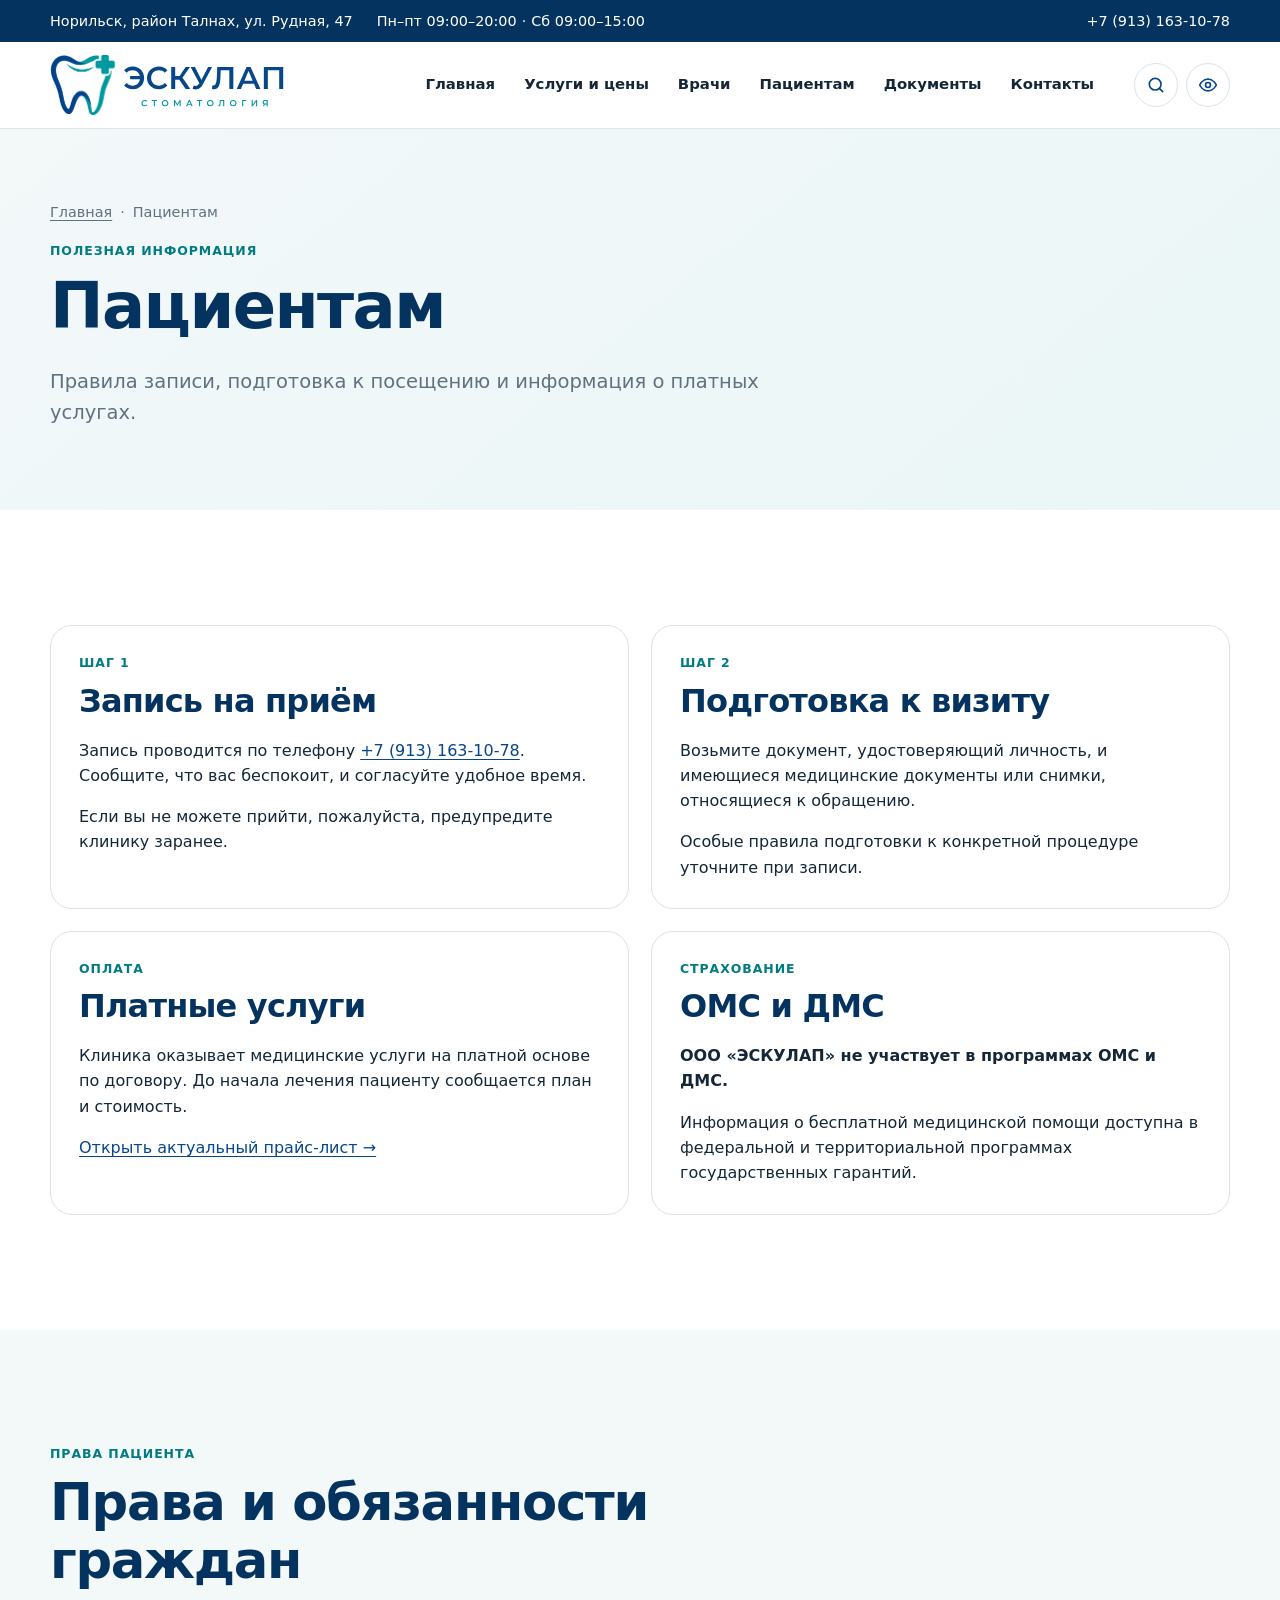
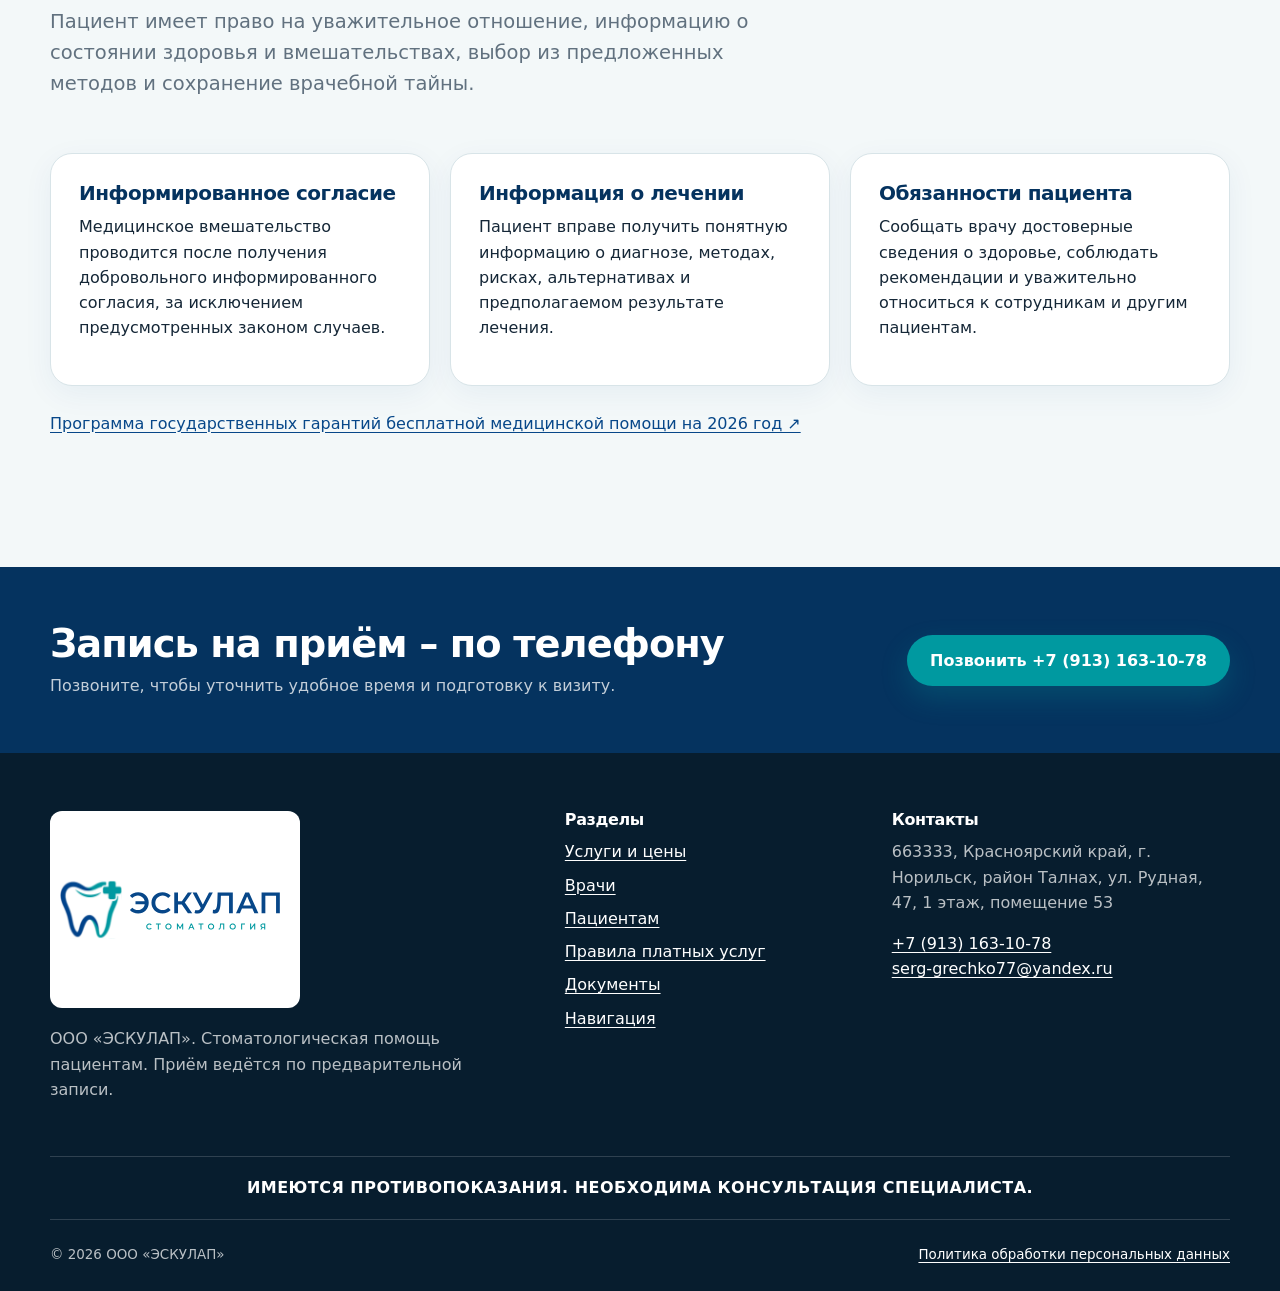
<file: patients.html>
<!doctype html>
<html lang="ru">
<head>
  <meta charset="utf-8"><meta name="viewport" content="width=device-width, initial-scale=1, viewport-fit=cover"><meta name="description" content="Информация для пациентов стоматологии «Эскулап»: запись, подготовка, ОМС и ДМС, права пациента."><meta name="theme-color" content="#074789"><title>Пациентам — стоматология «Эскулап»</title>
  <link rel="icon" href="media/favicon.svg?v=20261101-1" type="image/svg+xml">
  <link rel="stylesheet" href="assets/css/styles.css?v=20261031-4"><script src="assets/js/shell.js?v=20261031-4" defer></script><script src="assets/js/main.js" defer></script>
</head>
<body><div data-site-header></div><main id="main">
  <section class="page-hero"><div class="container"><nav class="breadcrumbs" aria-label="Хлебные крошки"><a href="index.html">Главная</a><span>·</span><span>Пациентам</span></nav><p class="eyebrow">Полезная информация</p><h1>Пациентам</h1><p class="lead">Правила записи, подготовка к посещению и информация о платных услугах.</p></div></section>

  <section class="section"><div class="container"><div class="info-grid">
    <article class="info-card"><p class="eyebrow">Шаг 1</p><h2 style="font-size:2rem">Запись на приём</h2><p>Запись проводится по телефону <a data-phone href="tel:+79131631078">+7 (913) 163-10-78</a>. Сообщите, что вас беспокоит, и согласуйте удобное время.</p><p>Если вы не можете прийти, пожалуйста, предупредите клинику заранее.</p></article>
    <article class="info-card"><p class="eyebrow">Шаг 2</p><h2 style="font-size:2rem">Подготовка к визиту</h2><p>Возьмите документ, удостоверяющий личность, и имеющиеся медицинские документы или снимки, относящиеся к обращению.</p><p>Особые правила подготовки к конкретной процедуре уточните при записи.</p></article>
    <article class="info-card"><p class="eyebrow">Оплата</p><h2 style="font-size:2rem">Платные услуги</h2><p>Клиника оказывает медицинские услуги на платной основе по договору. До начала лечения пациенту сообщается план и стоимость.</p><p><a href="services.html">Открыть актуальный прайс-лист →</a></p></article>
    <article class="info-card"><p class="eyebrow">Страхование</p><h2 style="font-size:2rem">ОМС и ДМС</h2><p><strong>ООО «ЭСКУЛАП» не участвует в программах ОМС и ДМС.</strong></p><p>Информация о бесплатной медицинской помощи доступна в федеральной и территориальной программах государственных гарантий.</p></article>
  </div></div></section>

  <section class="section section--soft"><div class="container"><div class="section-heading"><div><p class="eyebrow">Права пациента</p><h2>Права и обязанности граждан</h2><p class="lead">Пациент имеет право на уважительное отношение, информацию о состоянии здоровья и вмешательствах, выбор из предложенных методов и сохранение врачебной тайны.</p></div></div><div class="card-grid">
    <article class="card"><h3>Информированное согласие</h3><p>Медицинское вмешательство проводится после получения добровольного информированного согласия, за исключением предусмотренных законом случаев.</p></article>
    <article class="card"><h3>Информация о лечении</h3><p>Пациент вправе получить понятную информацию о диагнозе, методах, рисках, альтернативах и предполагаемом результате лечения.</p></article>
    <article class="card"><h3>Обязанности пациента</h3><p>Сообщать врачу достоверные сведения о здоровье, соблюдать рекомендации и уважительно относиться к сотрудникам и другим пациентам.</p></article>
  </div><p style="margin-top:25px"><a href="https://publication.pravo.gov.ru/document/0001202512300036" target="_blank" rel="noopener">Программа государственных гарантий бесплатной медицинской помощи на 2026 год ↗</a></p></div></section>

</main><div data-site-footer></div></body></html>
</file>
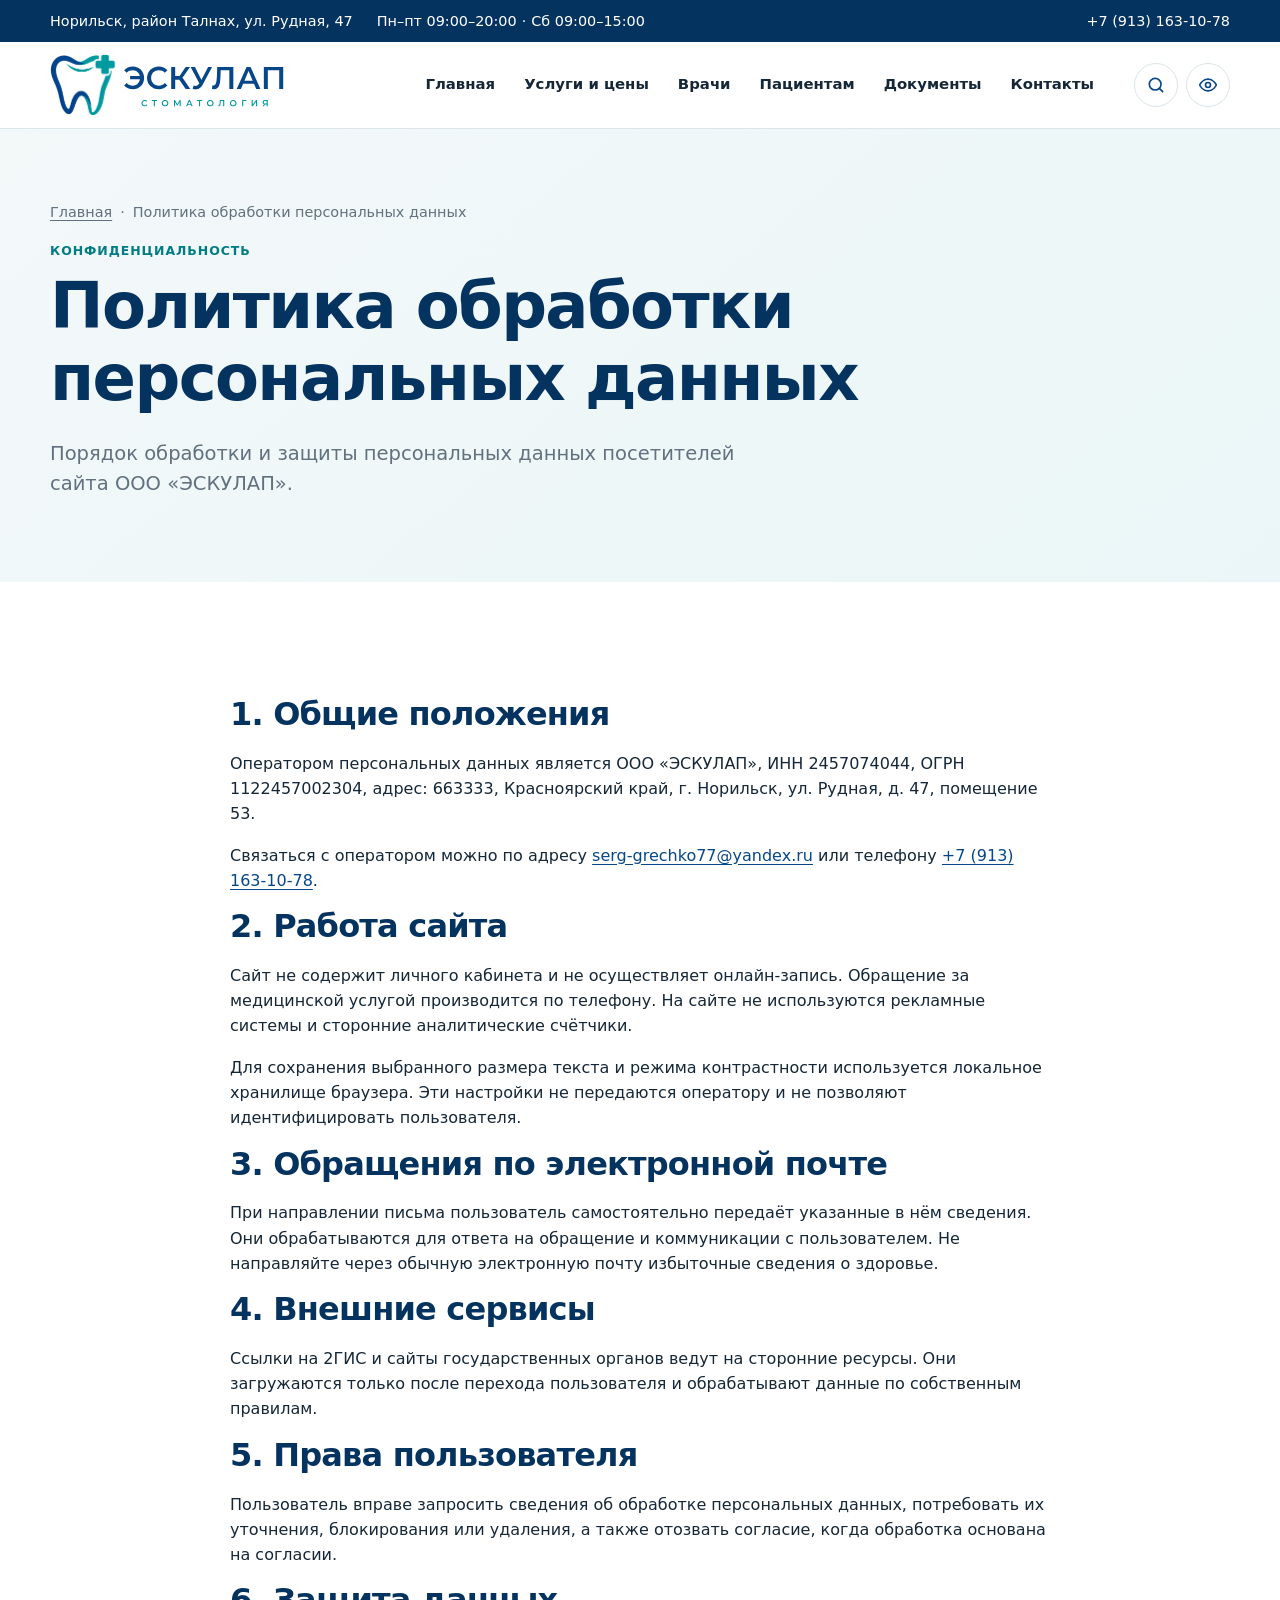
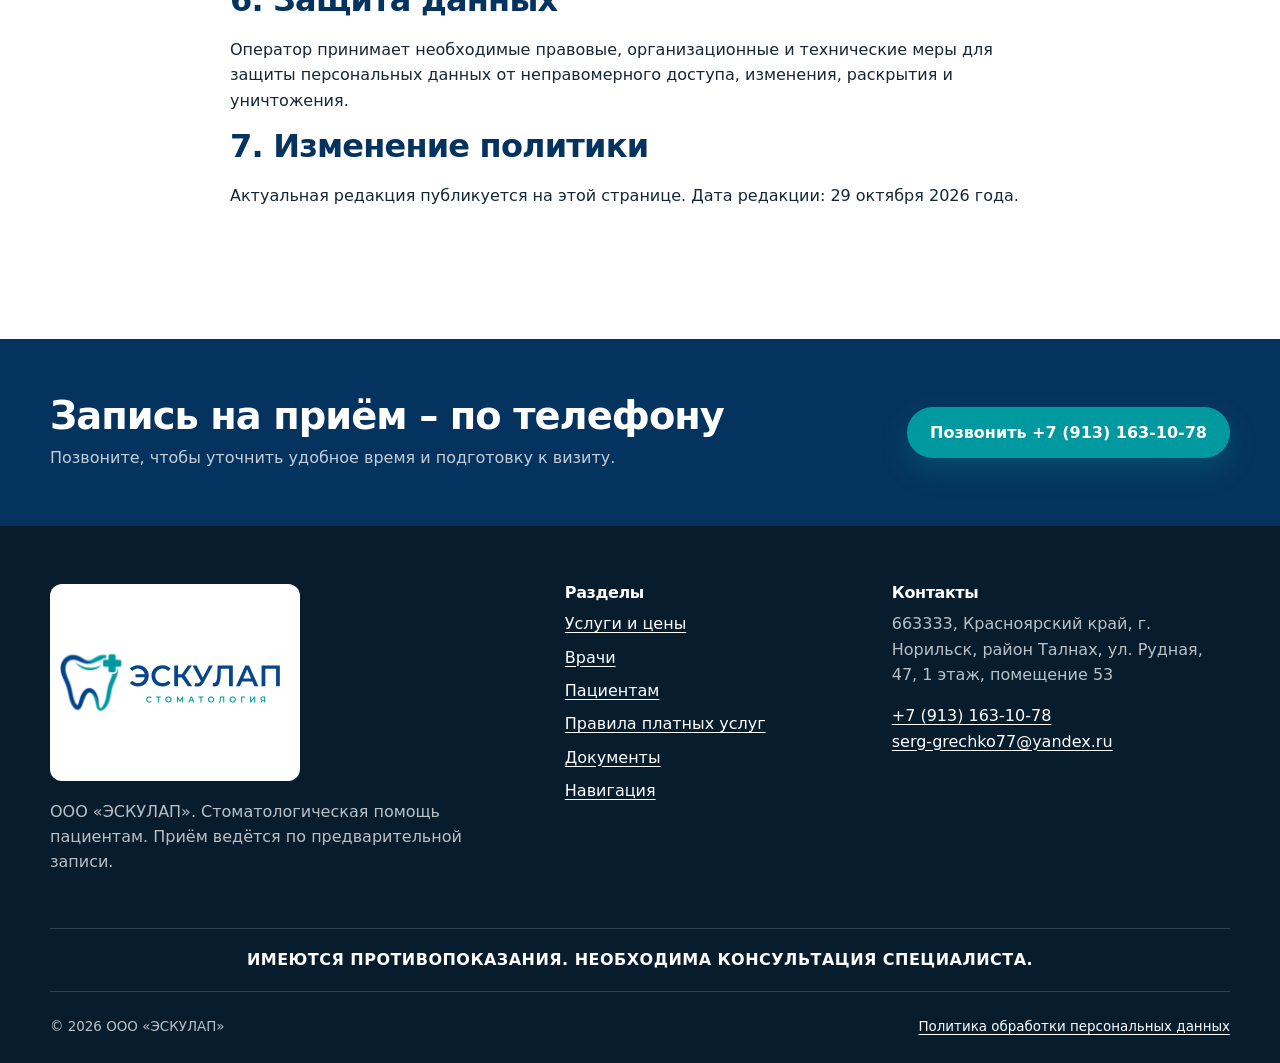
<file: privacy.html>
<!doctype html>
<html lang="ru">
<head>
  <meta charset="utf-8"><meta name="viewport" content="width=device-width, initial-scale=1, viewport-fit=cover"><meta name="description" content="Политика обработки персональных данных сайта стоматологической клиники ООО «ЭСКУЛАП»."><meta name="theme-color" content="#074789"><title>Политика обработки персональных данных — «Эскулап»</title>
  <link rel="icon" href="media/favicon.svg?v=20261101-1" type="image/svg+xml">
  <link rel="stylesheet" href="assets/css/styles.css?v=20261031-4"><script src="assets/js/shell.js?v=20261031-4" defer></script><script src="assets/js/main.js" defer></script>
</head>
<body><div data-site-header></div><main id="main">
  <section class="page-hero"><div class="container"><nav class="breadcrumbs" aria-label="Хлебные крошки"><a href="index.html">Главная</a><span>·</span><span>Политика обработки персональных данных</span></nav><p class="eyebrow">Конфиденциальность</p><h1>Политика обработки персональных данных</h1><p class="lead">Порядок обработки и защиты персональных данных посетителей сайта ООО «ЭСКУЛАП».</p></div></section>
  <section class="section"><article class="narrow">
    <h2 style="font-size:2rem">1. Общие положения</h2><p>Оператором персональных данных является ООО «ЭСКУЛАП», ИНН 2457074044, ОГРН 1122457002304, адрес: 663333, Красноярский край, г. Норильск, ул. Рудная, д. 47, помещение 53.</p><p>Связаться с оператором можно по адресу <a href="mailto:serg-grechko77@yandex.ru">serg-grechko77@yandex.ru</a> или телефону <a data-phone href="tel:+79131631078">+7 (913) 163-10-78</a>.</p>
    <h2 style="font-size:2rem">2. Работа сайта</h2><p>Сайт не содержит личного кабинета и не осуществляет онлайн-запись. Обращение за медицинской услугой производится по телефону. На сайте не используются рекламные системы и сторонние аналитические счётчики.</p><p>Для сохранения выбранного размера текста и режима контрастности используется локальное хранилище браузера. Эти настройки не передаются оператору и не позволяют идентифицировать пользователя.</p>
    <h2 style="font-size:2rem">3. Обращения по электронной почте</h2><p>При направлении письма пользователь самостоятельно передаёт указанные в нём сведения. Они обрабатываются для ответа на обращение и коммуникации с пользователем. Не направляйте через обычную электронную почту избыточные сведения о здоровье.</p>
    <h2 style="font-size:2rem">4. Внешние сервисы</h2><p>Ссылки на 2ГИС и сайты государственных органов ведут на сторонние ресурсы. Они загружаются только после перехода пользователя и обрабатывают данные по собственным правилам.</p>
    <h2 style="font-size:2rem">5. Права пользователя</h2><p>Пользователь вправе запросить сведения об обработке персональных данных, потребовать их уточнения, блокирования или удаления, а также отозвать согласие, когда обработка основана на согласии.</p>
    <h2 style="font-size:2rem">6. Защита данных</h2><p>Оператор принимает необходимые правовые, организационные и технические меры для защиты персональных данных от неправомерного доступа, изменения, раскрытия и уничтожения.</p>
    <h2 style="font-size:2rem">7. Изменение политики</h2><p>Актуальная редакция публикуется на этой странице. Дата редакции: 29 октября 2026 года.</p>
  </article></section>
</main><div data-site-footer></div></body></html>
</file>
<file: assets/css/styles.css>
:root {
  --navy: #074789;
  --navy-deep: #05335f;
  --teal: #0099a0;
  --teal-dark: #007c82;
  --ink: #152737;
  --muted: #61717f;
  --line: #d8e4e8;
  --soft: #f3f8f9;
  --white: #fff;
  --accent: #e7f7f6;
  --warning: #fff5d8;
  --shadow: 0 18px 50px rgba(7, 71, 137, 0.11);
  --radius-xl: 32px;
  --radius-lg: 22px;
  --radius-md: 14px;
  --content: 1180px;
  --font-scale: 1;
}

* {
  box-sizing: border-box;
}
html {
  scroll-behavior: smooth;
  font-size: calc(16px * var(--font-scale));
}
html[data-font="large"] {
  --font-scale: 1.16;
}
html[data-font="xlarge"] {
  --font-scale: 1.3;
}
body {
  margin: 0;
  color: var(--ink);
  background: var(--white);
  font-family:
    system-ui,
    -apple-system,
    BlinkMacSystemFont,
    "Segoe UI",
    Arial,
    sans-serif;
  line-height: 1.58;
  text-rendering: optimizeLegibility;
}
img {
  display: block;
  max-width: 100%;
}
a {
  color: var(--navy);
  text-underline-offset: 0.2em;
}
button,
input,
textarea,
select {
  font: inherit;
}
button,
a {
  -webkit-tap-highlight-color: transparent;
}
:focus-visible {
  outline: 2px solid var(--navy);
  outline-offset: 3px;
}
[hidden] {
  display: none !important;
}

html[data-contrast="high"] {
  --navy: #000;
  --navy-deep: #000;
  --teal: #005f61;
  --teal-dark: #004648;
  --ink: #000;
  --muted: #202020;
  --line: #000;
  --soft: #fff;
  --accent: #fff;
  --shadow: none;
}
html[data-contrast="high"] body {
  background: #fff;
}
html[data-contrast="high"] .button--primary {
  border: 2px solid #000;
}

.container {
  width: min(
    calc(100% - 40px - env(safe-area-inset-left) - env(safe-area-inset-right)),
    var(--content)
  );
  margin-inline: auto;
}
.narrow {
  width: min(
    calc(100% - 40px - env(safe-area-inset-left) - env(safe-area-inset-right)),
    820px
  );
  margin-inline: auto;
}
.skip-link {
  position: fixed;
  top: 10px;
  left: 10px;
  z-index: 1000;
  transform: translateY(-180%);
  background: var(--ink);
  color: #fff;
  padding: 12px 16px;
  border-radius: 8px;
}
.skip-link:focus {
  transform: none;
}
.eyebrow {
  margin: 0 0 12px;
  color: var(--teal-dark);
  font-size: 0.78rem;
  font-weight: 700;
  line-height: 1.4;
  letter-spacing: 0.075em;
  text-transform: uppercase;
}
.eyebrow--light {
  color: #9de1df;
}
.heading-medium {
  font-size: 2rem;
}
.lead {
  color: var(--muted);
  font-size: clamp(1.05rem, 2vw, 1.22rem);
  max-width: 720px;
}
h1,
h2,
h3 {
  color: var(--navy-deep);
  line-height: 1.12;
  letter-spacing: -0.025em;
}
h1 {
  margin: 0;
  font-size: clamp(2.45rem, 6vw, 5.1rem);
}
h2 {
  margin: 0 0 18px;
  font-size: clamp(2rem, 4vw, 3.25rem);
}
h3 {
  margin: 0 0 10px;
  font-size: 1.25rem;
}
p {
  margin-top: 0;
}
.section {
  padding: clamp(70px, 9vw, 118px) 0;
}
.section--soft {
  background: var(--soft);
}
.section--compact {
  padding: 52px 0;
}
.section-heading {
  display: flex;
  align-items: end;
  justify-content: space-between;
  gap: 28px;
  margin-bottom: 34px;
}
.section-heading > div {
  max-width: 750px;
}

.topbar {
  padding-top: env(safe-area-inset-top);
  background: var(--navy-deep);
  color: #fff;
  font-size: 0.9rem;
}
.topbar__inner {
  min-height: 42px;
  display: flex;
  align-items: center;
  justify-content: space-between;
  gap: 24px;
}
.topbar a {
  color: #fff;
  text-decoration: none;
}
.topbar a {
  white-space: nowrap;
}
.topbar__meta {
  display: flex;
  gap: 24px;
}
.topbar__schedule {
  display: inline-flex;
  gap: 0.35em;
}
.topbar__schedule > span {
  white-space: nowrap;
}
.topbar__schedule > span + span::before {
  margin-right: 0.35em;
  content: "·";
}
.site-header {
  position: sticky;
  top: 0;
  z-index: 100;
  background: rgba(255, 255, 255, 0.96);
  border-bottom: 1px solid rgba(216, 228, 232, 0.9);
  backdrop-filter: blur(18px);
}
.header-inner {
  min-height: 86px;
  display: flex;
  align-items: center;
  gap: 28px;
}
.brand {
  flex: 0 0 auto;
}
.brand img {
  width: 244px;
  height: auto;
}
.main-nav {
  margin-left: auto;
}
.main-nav ul {
  display: flex;
  align-items: center;
  gap: 5px;
  margin: 0;
  padding: 0;
  list-style: none;
}
.main-nav a {
  display: block;
  padding: 10px 12px;
  border-radius: 10px;
  color: var(--ink);
  font-size: 0.93rem;
  font-weight: 650;
  text-decoration: none;
}
.main-nav a:hover,
.main-nav a[aria-current="page"] {
  color: var(--navy);
  background: var(--accent);
}
.header-actions {
  display: flex;
  gap: 8px;
}
.icon-button {
  width: 44px;
  height: 44px;
  display: inline-grid;
  place-items: center;
  border: 1px solid var(--line);
  border-radius: 50%;
  background: #fff;
  color: var(--navy);
  cursor: pointer;
}
.menu-button {
  display: none;
}
.accessibility-panel {
  position: absolute;
  top: calc(100% + 10px);
  left: 50%;
  z-index: 2;
  width: min(430px, calc(100% - 28px));
  transform: translateX(-50%);
  border: 1px solid var(--line);
  border-radius: 18px;
  background: #fff;
  box-shadow: 0 18px 45px rgba(3, 51, 95, 0.16);
}
.accessibility-panel__inner {
  display: grid;
  gap: 16px;
  padding: 18px;
}
.accessibility-panel__group {
  display: grid;
  gap: 9px;
}
.accessibility-panel__controls {
  display: flex;
  flex-wrap: wrap;
  gap: 8px;
}
.accessibility-panel button {
  border: 1px solid var(--ink);
  border-radius: 8px;
  background: #fff;
  padding: 7px 12px;
  cursor: pointer;
}
.accessibility-panel button[aria-pressed="true"] {
  border-color: var(--navy);
  color: #fff;
  background: var(--navy);
}

.button {
  min-height: 50px;
  display: inline-flex;
  align-items: center;
  justify-content: center;
  gap: 10px;
  border: 1px solid transparent;
  border-radius: 999px;
  padding: 12px 22px;
  font-weight: 750;
  text-decoration: none;
  cursor: pointer;
  transition:
    transform 0.18s ease,
    box-shadow 0.18s ease,
    background 0.18s ease;
}
.button:hover {
  transform: translateY(-2px);
}
.button--primary {
  color: #fff;
  background: var(--teal);
  box-shadow: 0 12px 28px rgba(0, 153, 160, 0.24);
}
.button--primary:hover {
  background: var(--teal-dark);
}
.button--secondary {
  color: var(--navy);
  background: #fff;
  border-color: var(--line);
}
.button--ghost {
  color: var(--navy);
  background: transparent;
  border-color: var(--navy);
}

.hero {
  position: relative;
  overflow: hidden;
  padding: clamp(64px, 8vw, 110px) 0 92px;
  background: linear-gradient(140deg, #f8fcfc 0%, #e9f6f7 60%, #f4f8fb 100%);
}
.hero::before {
  content: "";
  position: absolute;
  width: 540px;
  height: 540px;
  right: -220px;
  top: -260px;
  border: 80px solid rgba(0, 153, 160, 0.08);
  border-radius: 50%;
  pointer-events: none;
}
.hero-grid {
  position: relative;
  z-index: 1;
  display: grid;
  grid-template-columns: 1.15fr 0.85fr;
  align-items: center;
  gap: clamp(40px, 7vw, 90px);
}
.hero h1 span {
  display: block;
  color: var(--teal-dark);
}
.hero__copy {
  margin: 24px 0 32px;
  max-width: 650px;
  color: var(--muted);
  font-size: clamp(1.08rem, 2vw, 1.28rem);
}
.hero__actions {
  display: flex;
  gap: 12px;
  flex-wrap: wrap;
}
.hero__trust {
  display: flex;
  gap: 18px;
  flex-wrap: wrap;
  margin: 32px 0 0;
  padding: 0;
  list-style: none;
  color: var(--muted);
  font-size: 0.94rem;
}
.hero__trust li {
  display: inline-flex;
  align-items: center;
  gap: 7px;
}
.hero__trust svg {
  flex: 0 0 auto;
  color: var(--teal-dark);
}
.hero-art {
  min-height: 470px;
  position: relative;
  display: grid;
  place-items: center;
}
.hero-art__orb {
  width: min(400px, 92%);
  aspect-ratio: 1;
  display: grid;
  place-items: center;
  border-radius: 48% 52% 44% 56% / 51% 41% 59% 49%;
  background: linear-gradient(145deg, var(--navy), var(--teal));
  box-shadow: var(--shadow);
  transform: rotate(-5deg);
}
.tooth {
  width: 52%;
  color: #fff;
  transform: rotate(5deg);
  filter: drop-shadow(0 12px 20px rgba(0, 0, 0, 0.15));
}
.floating-card {
  position: absolute;
  max-width: 245px;
  padding: 18px 20px;
  background: rgba(255, 255, 255, 0.96);
  border: 1px solid rgba(216, 228, 232, 0.8);
  border-radius: 18px;
  box-shadow: var(--shadow);
}
.floating-card strong {
  display: block;
  color: var(--navy-deep);
  font-size: 1.05rem;
}
.floating-card span {
  color: var(--muted);
  font-size: 0.88rem;
}
.floating-card--hours {
  left: 0;
  bottom: 28px;
}
.floating-card--place {
  right: 0;
  top: 38px;
}

.quick-strip {
  position: relative;
  z-index: 2;
  margin-top: -34px;
}
.quick-strip__grid {
  display: grid;
  grid-template-columns: repeat(3, 1fr);
  background: #fff;
  border: 1px solid var(--line);
  border-radius: var(--radius-lg);
  box-shadow: var(--shadow);
  overflow: hidden;
}
.quick-item {
  min-height: 120px;
  padding: 26px;
  display: flex;
  gap: 16px;
  align-items: center;
  color: inherit;
  text-decoration: none;
  border-right: 1px solid var(--line);
}
.quick-item:last-child {
  border-right: 0;
}
.quick-item__icon {
  width: 48px;
  height: 48px;
  flex: 0 0 auto;
  display: grid;
  place-items: center;
  border-radius: 15px;
  background: var(--accent);
  color: var(--teal-dark);
  font-size: 1.35rem;
}
.quick-item strong {
  display: block;
  color: var(--navy-deep);
}
.quick-item span {
  color: var(--muted);
  font-size: 0.9rem;
}

.card-grid {
  display: grid;
  grid-template-columns: repeat(3, 1fr);
  gap: 20px;
}
.card {
  padding: 28px;
  border: 1px solid var(--line);
  border-radius: var(--radius-lg);
  background: #fff;
  box-shadow: 0 8px 30px rgba(7, 71, 137, 0.06);
}
.card__number {
  color: var(--teal);
  font-size: 2.5rem;
  font-weight: 850;
  line-height: 1;
}
.service-card {
  min-height: 250px;
  display: flex;
  flex-direction: column;
}
.service-card p {
  color: var(--muted);
}
.service-card a {
  margin-top: auto;
  font-weight: 750;
}
.service-card__price {
  color: var(--navy);
  font-size: 1.15rem;
  font-weight: 800;
}

.doctor-grid {
  display: grid;
  grid-template-columns: repeat(2, 1fr);
  gap: 24px;
}
.doctor-card {
  overflow: hidden;
  display: grid;
  grid-template-columns: 280px 1fr;
  border: 1px solid var(--line);
  border-radius: var(--radius-xl);
  background: #fff;
}
.doctor-placeholder {
  min-height: 0;
  position: relative;
  align-self: center;
  aspect-ratio: 800 / 1155;
  margin: 10px;
  overflow: hidden;
  border: 1px solid var(--line);
  border-radius: 22px;
  background: #fff;
  box-shadow: 0 10px 26px rgba(7, 71, 137, 0.07);
}
.doctor-placeholder img {
  position: absolute;
  inset: 0;
  width: 100%;
  height: 100%;
  border-radius: inherit;
  object-fit: contain;
  object-position: center;
}
.doctor-card__body {
  padding: 30px;
}
.doctor-card__role {
  color: var(--teal-dark);
  font-weight: 800;
}
.doctor-card__meta {
  margin: 20px 0 0;
  padding: 0;
  list-style: none;
  color: var(--muted);
}
.doctor-card__meta li {
  padding: 8px 0;
  border-top: 1px solid var(--line);
}
.doctor-card__link {
  display: inline-block;
  width: fit-content;
  max-width: 100%;
  margin-top: 18px;
  color: var(--navy);
  font-weight: 800;
  text-decoration: none;
}
.link-icon-tail {
  display: inline;
  white-space: nowrap;
}
.link-icon {
  display: inline-block;
  width: 1em;
  height: 1em;
  margin-inline-start: 0.35em;
  vertical-align: -0.125em;
}
.doctor-card__link:hover {
  color: var(--teal-dark);
}
.doctors-section {
  background: #f8fbfc;
}
.doctor-profiles {
  display: grid;
  gap: 34px;
}
.doctor-profile {
  scroll-margin-top: 125px;
  overflow: hidden;
  border: 1px solid var(--line);
  border-radius: var(--radius-xl);
  background: #fff;
  box-shadow: 0 14px 45px rgba(7, 71, 137, 0.07);
}
.doctor-profile__header {
  display: grid;
  grid-template-columns: 280px 1fr;
  gap: 42px;
  align-items: center;
  padding: 36px;
  background: linear-gradient(140deg, #f7fbfc, #eaf6f7);
}
.doctor-profile__header h2 {
  margin-bottom: 14px;
}
.doctor-profile__portrait {
  min-height: 0;
  position: relative;
  display: grid;
  place-items: center;
  overflow: hidden;
  aspect-ratio: 800 / 1155;
  border: 1px solid var(--line);
  border-radius: 26px;
  background: #fff;
  box-shadow: 0 12px 30px rgba(7, 71, 137, 0.07);
}
.doctor-profile__portrait img {
  width: 100%;
  height: 100%;
  border-radius: inherit;
  object-fit: contain;
  object-position: center;
}
.doctor-profile__intro {
  max-width: 660px;
  margin-bottom: 22px;
  color: var(--muted);
  font-size: 1.08rem;
}
.doctor-profile__facts {
  display: grid;
  grid-template-columns: repeat(2, 1fr);
  border-top: 1px solid var(--line);
}
.doctor-fact {
  padding: 30px 36px;
}
.doctor-fact:nth-child(odd) {
  border-right: 1px solid var(--line);
}
.doctor-fact:nth-child(-n + 2) {
  border-bottom: 1px solid var(--line);
}
.doctor-fact p {
  margin-bottom: 10px;
  color: var(--muted);
}
.doctor-fact p:last-child {
  margin-bottom: 0;
}
.doctor-fact strong {
  color: var(--ink);
}
.doctor-fact__specialty {
  border-top: 1px solid var(--line);
  padding-top: 9px;
}
.qualification-list {
  margin: 0;
  padding: 0;
  list-style: none;
}
.qualification-list li {
  display: flex;
  justify-content: space-between;
  gap: 20px;
  padding: 9px 0;
  border-bottom: 1px solid var(--line);
}
.qualification-list li:last-child {
  border-bottom: 0;
}
.qualification-list span {
  color: var(--muted);
}
.qualification-list strong {
  flex: 0 0 auto;
  color: var(--navy-deep);
}
.status-note {
  padding: 18px 20px;
  border-radius: var(--radius-md);
  background: var(--warning);
  color: #5e4b13;
}

.page-hero {
  padding: 72px 0 62px;
  background: linear-gradient(140deg, var(--soft), #eaf6f7);
}
.page-hero h1 {
  font-size: clamp(2.4rem, 5vw, 4.25rem);
}
.page-hero .lead {
  margin-top: 24px;
}
.breadcrumbs {
  display: flex;
  gap: 8px;
  margin-bottom: 18px;
  color: var(--muted);
  font-size: 0.9rem;
}
.breadcrumbs a {
  color: inherit;
}

.filter-bar {
  display: flex;
  gap: 9px;
  flex-wrap: wrap;
  margin: 0 0 30px;
}
.filter-button {
  border: 1px solid var(--line);
  border-radius: 999px;
  background: #fff;
  padding: 10px 16px;
  color: var(--ink);
  cursor: pointer;
}
.filter-button[aria-pressed="true"] {
  color: #fff;
  background: var(--navy);
  border-color: var(--navy);
}
.price-section {
  margin-bottom: 42px;
  scroll-margin-top: 130px;
}
.price-section h2 {
  font-size: 1.8rem;
}
.price-table {
  width: 100%;
  border-collapse: collapse;
  border: 1px solid var(--line);
  border-radius: 16px;
  overflow: hidden;
}
.price-table th,
.price-table td {
  padding: 15px 18px;
  text-align: left;
  border-bottom: 1px solid var(--line);
  vertical-align: top;
}
.price-table th {
  color: var(--navy-deep);
  background: var(--soft);
  font-size: 0.86rem;
  text-transform: uppercase;
  letter-spacing: 0.05em;
}
.price-table td:last-child {
  width: 150px;
  white-space: nowrap;
  color: var(--navy);
  font-weight: 800;
}
.price-table tr:last-child td {
  border-bottom: 0;
}
.price-code {
  display: block;
  color: var(--muted);
  font-size: 0.8rem;
}

.info-grid {
  display: grid;
  grid-template-columns: repeat(2, minmax(0, 1fr));
  gap: 22px;
}
.info-card {
  min-width: 0;
  padding: 28px;
  overflow-wrap: anywhere;
  border: 1px solid var(--line);
  border-radius: var(--radius-lg);
  background: #fff;
}
.info-card p:last-child {
  margin-bottom: 0;
}
.definition-list {
  margin: 0;
}
.definition-list div {
  padding: 16px 0;
  border-bottom: 1px solid var(--line);
}
.definition-list div:last-child {
  border-bottom: 0;
}
.definition-list dt {
  color: var(--muted);
  font-size: 0.86rem;
}
.definition-list dd {
  margin: 5px 0 0;
  color: var(--ink);
  font-weight: 650;
}
.definition-list dd,
.contact-list,
.site-footer,
.link-list a {
  overflow-wrap: anywhere;
}
.license-access {
  display: flex;
  align-items: center;
  gap: 18px;
  margin-top: 24px;
  padding-top: 24px;
  border-top: 1px solid var(--line);
}
.license-access__qr {
  width: 160px;
  flex: 0 0 160px;
  display: grid;
  gap: 8px;
  justify-items: center;
  padding: 11px;
  border: 1px solid var(--line);
  border-radius: 20px;
  background: var(--soft);
  color: var(--navy);
  text-align: center;
  text-decoration: none;
  font-size: 0.78rem;
  font-weight: 800;
}
.license-access__qr:hover {
  border-color: var(--teal);
}
.license-access__qr:focus-visible {
  outline: 3px solid rgba(0, 163, 170, 0.3);
  outline-offset: 3px;
}
.license-access__qr img {
  display: block;
  width: 100%;
  height: auto;
  border-radius: 10px;
  background: #fff;
}
.license-access__content {
  display: flex;
  flex-direction: column;
  align-items: flex-start;
  gap: 10px;
  max-width: 360px;
}
.license-access__content p {
  margin: 0;
  color: var(--muted);
  line-height: 1.55;
}
.license-access__content .button {
  margin-top: 6px;
}
.license-access__content small {
  color: var(--muted);
  font-size: 0.78rem;
}
.link-list {
  margin: 0;
  padding: 0;
  list-style: none;
}
.link-list li {
  border-bottom: 1px solid var(--line);
}
.link-list a {
  display: flex;
  align-items: flex-start;
  justify-content: space-between;
  gap: 20px;
  padding: 15px 0;
  text-decoration: none;
  font-weight: 700;
}
.link-list a::after {
  content: "";
  width: 1em;
  height: 1em;
  flex: 0 0 auto;
  margin-top: 0.15em;
  background: currentColor;
  -webkit-mask: url("data:image/svg+xml,%3Csvg xmlns='http://www.w3.org/2000/svg' viewBox='0 0 24 24' fill='none' stroke='black' stroke-width='2' stroke-linecap='round' stroke-linejoin='round'%3E%3Cpath d='M5 12h14M13 6l6 6-6 6'/%3E%3C/svg%3E") center / contain no-repeat;
  mask: url("data:image/svg+xml,%3Csvg xmlns='http://www.w3.org/2000/svg' viewBox='0 0 24 24' fill='none' stroke='black' stroke-width='2' stroke-linecap='round' stroke-linejoin='round'%3E%3Cpath d='M5 12h14M13 6l6 6-6 6'/%3E%3C/svg%3E") center / contain no-repeat;
}
.link-list--external a::after {
  -webkit-mask-image: url("data:image/svg+xml,%3Csvg xmlns='http://www.w3.org/2000/svg' viewBox='0 0 24 24' fill='none' stroke='black' stroke-width='2' stroke-linecap='round' stroke-linejoin='round'%3E%3Cpath d='M14 5h5v5M10 14 19 5M19 13v6H5V5h6'/%3E%3C/svg%3E");
  mask-image: url("data:image/svg+xml,%3Csvg xmlns='http://www.w3.org/2000/svg' viewBox='0 0 24 24' fill='none' stroke='black' stroke-width='2' stroke-linecap='round' stroke-linejoin='round'%3E%3Cpath d='M14 5h5v5M10 14 19 5M19 13v6H5V5h6'/%3E%3C/svg%3E");
}
.link-list--spaced {
  margin-top: 25px;
}

.contact-grid {
  display: grid;
  grid-template-columns: 0.85fr 1.15fr;
  gap: 34px;
  align-items: stretch;
}
.contact-panel {
  min-width: 0;
  padding: 32px;
  border-radius: var(--radius-xl);
  background: var(--navy-deep);
  color: #fff;
}
.contact-panel h2,
.contact-panel h3,
.contact-panel a {
  color: #fff;
}
.contact-panel h2,
.contact-panel h3,
.contact-panel strong,
.contact-panel a {
  overflow-wrap: anywhere;
}
.contact-list {
  margin: 0;
  padding: 0;
  list-style: none;
}
.contact-list li {
  padding: 18px 0;
  border-bottom: 1px solid rgba(255, 255, 255, 0.18);
}
.contact-list span {
  display: block;
  color: rgba(255, 255, 255, 0.7);
  font-size: 0.85rem;
}
.contact-list strong,
.contact-list a {
  font-size: 1.06rem;
}
.map-card {
  min-width: 0;
  min-height: 520px;
  position: relative;
  overflow: hidden;
  display: grid;
  place-items: center;
  padding: 34px;
  border-radius: var(--radius-xl);
  background: linear-gradient(145deg, #e8f4f5, #d8e8ef);
}
.map-card::before,
.map-card::after {
  content: "";
  position: absolute;
  inset: 0;
  opacity: 0.35;
  background-image:
    linear-gradient(var(--navy) 1px, transparent 1px),
    linear-gradient(90deg, var(--navy) 1px, transparent 1px);
  background-size: 70px 70px;
  transform: rotate(10deg) scale(1.2);
}
.map-card::after {
  opacity: 1;
  width: 28px;
  height: 28px;
  inset: 38% auto auto 52%;
  border-radius: 50% 50% 50% 0;
  background: var(--teal);
  transform: rotate(-45deg);
  box-shadow: 0 0 0 10px rgba(0, 153, 160, 0.16);
}
.map-card__content {
  position: relative;
  z-index: 2;
  max-width: 430px;
  padding: 28px;
  text-align: center;
  background: rgba(255, 255, 255, 0.94);
  border-radius: 22px;
  box-shadow: var(--shadow);
}
.map-actions {
  display: flex;
  justify-content: center;
  gap: 10px;
  flex-wrap: wrap;
}

.cta-band {
  padding: 55px 0;
  background: var(--navy-deep);
  color: #fff;
}
.cta-band__inner {
  display: flex;
  align-items: center;
  justify-content: space-between;
  gap: 30px;
}
.cta-band h2 {
  margin-bottom: 8px;
  color: #fff;
  font-size: clamp(1.8rem, 3vw, 2.6rem);
}
.cta-band p {
  margin: 0;
  color: rgba(255, 255, 255, 0.76);
}

.site-footer {
  padding: 58px 0 26px;
  background: #071d2e;
  color: rgba(255, 255, 255, 0.72);
}
.footer-grid {
  display: grid;
  grid-template-columns: 1.25fr 0.75fr 0.9fr;
  gap: 45px;
}
.footer-brand img {
  width: 250px;
  padding: 10px;
  border-radius: 12px;
  background: #fff;
}
.footer-brand p {
  max-width: 470px;
  margin-top: 18px;
}
.site-footer h3 {
  color: #fff;
  font-size: 1rem;
}
.site-footer a {
  color: #fff;
}
.footer-links {
  margin: 0;
  padding: 0;
  list-style: none;
}
.footer-links li {
  margin: 8px 0;
}
.legal-warning {
  margin-top: 38px;
  padding: 18px 0;
  border-top: 1px solid rgba(255, 255, 255, 0.16);
  border-bottom: 1px solid rgba(255, 255, 255, 0.16);
  color: #fff;
  font-weight: 800;
  text-align: center;
  text-transform: uppercase;
  letter-spacing: 0.03em;
}
.footer-bottom {
  display: flex;
  justify-content: space-between;
  gap: 30px;
  padding-top: 24px;
  font-size: 0.84rem;
}
.search-dialog {
  width: min(720px, calc(100% - 30px));
  max-height: 82vh;
  max-height: 82dvh;
  overflow-y: auto;
  overscroll-behavior: contain;
  padding: 0;
  border: 0;
  border-radius: 24px;
  box-shadow: 0 30px 100px rgba(0, 0, 0, 0.3);
}
.search-dialog::backdrop {
  background: rgba(3, 24, 42, 0.68);
  backdrop-filter: blur(5px);
}
.search-dialog__header {
  display: flex;
  align-items: center;
  justify-content: space-between;
  padding: 22px 24px;
  border-bottom: 1px solid var(--line);
}
.search-dialog__header h2 {
  margin: 0;
  font-size: 1.45rem;
}
.search-dialog__body {
  padding: 22px 24px 28px;
}
.search-dialog__label {
  display: block;
  margin-bottom: 12px;
}
.search-input {
  width: 100%;
  border: 2px solid var(--navy);
  border-radius: 14px;
  padding: 14px 16px;
}
.search-input:focus-visible {
  outline: none;
  border-color: var(--blue);
  box-shadow: 0 0 0 3px rgba(7, 71, 137, 0.18);
}
.search-results {
  margin: 18px 0 0;
  padding: 0;
  list-style: none;
}
.search-results li {
  border-bottom: 1px solid var(--line);
}
.search-results a {
  display: block;
  padding: 14px 2px;
  text-decoration: none;
}
.search-results span {
  display: block;
  color: var(--muted);
  font-size: 0.88rem;
}
.search-empty {
  padding: 20px 0;
  color: var(--muted);
}

@media (max-width: 1080px) {
  .header-inner {
    min-height: 76px;
  }
  .brand img {
    width: 210px;
  }
  .menu-button {
    display: inline-grid;
  }
  .main-nav {
    position: absolute;
    top: 100%;
    right: 0;
    bottom: auto;
    left: 0;
    display: none;
    touch-action: pan-y;
    background: #fff;
    padding: 10px 20px calc(18px + env(safe-area-inset-bottom));
    border-top: 1px solid var(--line);
    box-shadow: 0 18px 35px rgba(3, 51, 95, 0.14);
  }
  .main-nav.is-open {
    display: block;
  }
  .main-nav ul {
    width: min(100%, 720px);
    margin: 0 auto;
    display: block;
  }
  .main-nav a {
    padding: 15px;
    border-bottom: 1px solid var(--line);
    border-radius: 0;
    font-size: 1.08rem;
  }
  .hero-grid {
    grid-template-columns: 1fr 420px;
  }
  .card-grid {
    grid-template-columns: repeat(2, 1fr);
  }
  .doctor-card {
    grid-template-columns: 240px 1fr;
  }
}

@media (max-width: 820px) {
  .topbar__meta > span:first-child {
    display: none;
  }
  .hero {
    padding-top: 54px;
  }
  .hero-grid {
    grid-template-columns: 1fr;
  }
  .hero-art {
    min-height: 390px;
  }
  .hero-art__orb {
    width: 330px;
  }
  .quick-strip {
    margin-top: -24px;
  }
  .quick-strip__grid {
    grid-template-columns: 1fr;
  }
  .quick-item {
    min-height: auto;
    border-right: 0;
    border-bottom: 1px solid var(--line);
  }
  .quick-item:last-child {
    border-bottom: 0;
  }
  .doctor-grid,
  .info-grid,
  .contact-grid {
    grid-template-columns: 1fr;
  }
  .doctor-card {
    grid-template-columns: 270px 1fr;
  }
  .doctor-profile__header {
    grid-template-columns: 230px 1fr;
    padding: 28px;
    gap: 30px;
  }
  .doctor-profile__portrait {
    min-height: 220px;
  }
  .doctor-fact {
    padding: 26px 28px;
  }
  .footer-grid {
    grid-template-columns: 1fr 1fr;
  }
  .footer-brand {
    grid-column: 1 / -1;
  }
  .section-heading,
  .cta-band__inner {
    align-items: flex-start;
    flex-direction: column;
  }
  .price-table {
    display: block;
    overflow-x: auto;
  }
}

@media (max-width: 600px) {
  .container,
  .narrow {
    width: min(
      calc(
        100% - 28px - env(safe-area-inset-left) - env(safe-area-inset-right)
      ),
      var(--content)
    );
  }
  .topbar__inner {
    min-height: 38px;
    gap: 10px;
  }
  .topbar__meta {
    min-width: 0;
    flex: 1;
    gap: 10px;
  }
  .topbar__schedule {
    flex-wrap: wrap;
    column-gap: 0.5rem;
    line-height: 1.35;
  }
  .topbar__schedule > span + span::before {
    content: none;
  }
  .header-inner {
    gap: 10px;
  }
  .brand img {
    width: 145px;
  }
  .header-actions {
    margin-left: auto;
  }
  .hero {
    padding-bottom: 70px;
  }
  .hero h1 {
    font-size: clamp(2.35rem, 13vw, 3.7rem);
  }
  .hero__actions .button {
    width: 100%;
  }
  .hero-art {
    min-height: 335px;
  }
  .hero-art__orb {
    width: 260px;
  }
  .floating-card {
    max-width: 185px;
    padding: 13px 14px;
  }
  .floating-card--place {
    top: 12px;
  }
  .floating-card--hours {
    bottom: 8px;
  }
  .card-grid {
    grid-template-columns: 1fr;
  }
  .doctor-card {
    grid-template-columns: 1fr;
  }
  .doctor-placeholder {
    margin: 16px;
  }
  .doctor-profile__header {
    grid-template-columns: 1fr;
    padding: 22px;
  }
  .doctor-profile__portrait {
    width: min(100%, 360px);
    justify-self: center;
  }
  .doctor-profile__header .button {
    width: 100%;
  }
  .doctor-profile__facts {
    grid-template-columns: 1fr;
  }
  .doctor-fact,
  .doctor-fact:nth-child(odd),
  .doctor-fact:nth-child(-n + 2) {
    padding: 23px 22px;
    border-right: 0;
    border-bottom: 1px solid var(--line);
  }
  .doctor-fact:last-child {
    border-bottom: 0;
  }
  .qualification-list li {
    align-items: flex-start;
    flex-direction: column;
    gap: 3px;
  }
  .license-access {
    align-items: flex-start;
    flex-direction: column;
  }
  .license-access__content {
    width: 100%;
    max-width: none;
  }
  .license-access__content .button {
    width: 100%;
  }
  .footer-grid {
    grid-template-columns: 1fr;
  }
  .footer-brand {
    grid-column: auto;
  }
  .footer-bottom {
    flex-direction: column;
  }
  .page-hero {
    padding: 52px 0 46px;
  }
  .price-table thead {
    display: none;
  }
  .price-table,
  .price-table tbody,
  .price-table tr,
  .price-table td {
    display: block;
    width: 100%;
  }
  .price-table tr {
    padding: 15px;
    border-bottom: 1px solid var(--line);
  }
  .price-table td {
    padding: 4px 0;
    border: 0;
  }
  .price-table td:last-child {
    width: auto;
  }
  .contact-panel,
  .map-card {
    padding: 24px;
  }
  .map-card__content {
    padding: 22px;
  }
}

@media (max-width: 360px) {
  .topbar {
    font-size: 0.78rem;
  }
  .topbar__meta {
    gap: 6px;
  }
  .header-inner {
    gap: 6px;
  }
  .brand img {
    width: 126px;
  }
  .header-actions {
    gap: 4px;
  }
  .icon-button {
    width: 40px;
    height: 40px;
  }
  .eyebrow {
    font-size: 0.72rem;
    letter-spacing: 0.06em;
  }
}

@media (prefers-reduced-motion: reduce) {
  html {
    scroll-behavior: auto;
  }
  *,
  *::before,
  *::after {
    animation-duration: 0.01ms !important;
    transition-duration: 0.01ms !important;
  }
}
</file>
